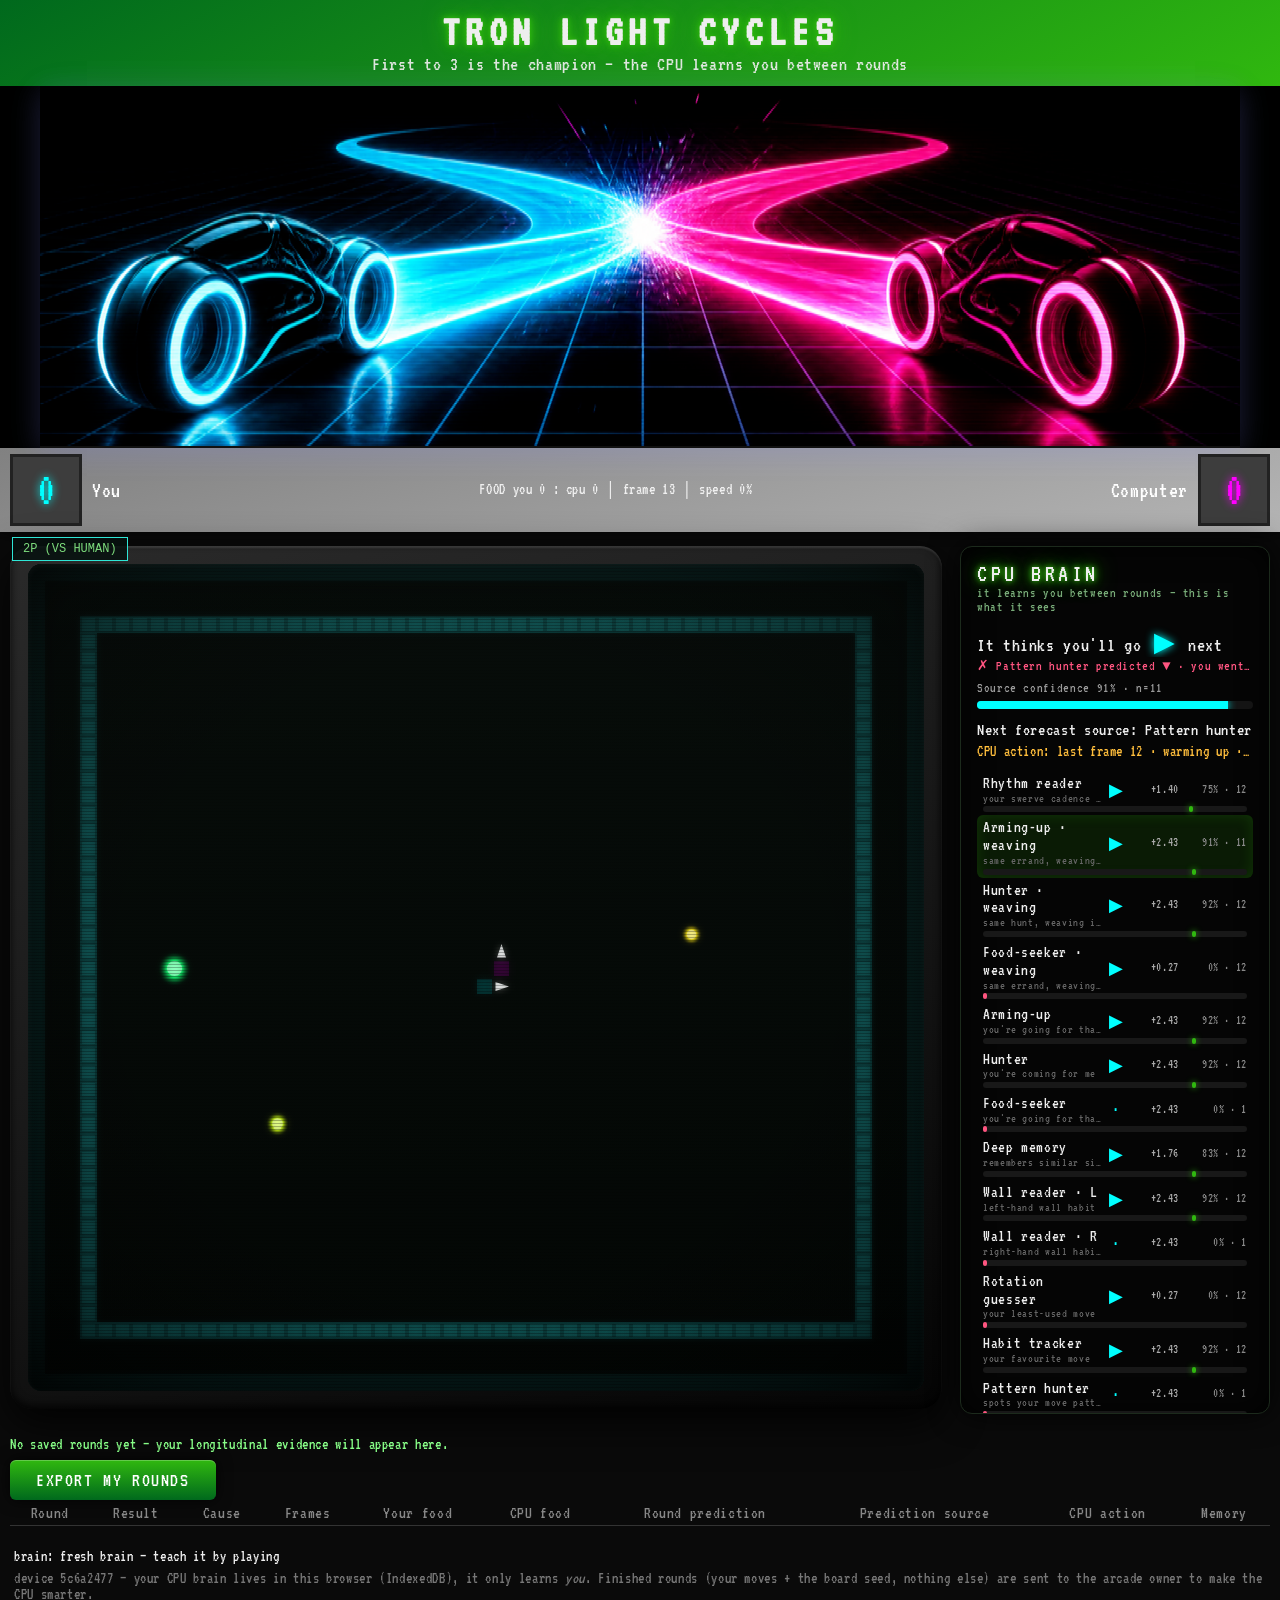
<file: web/index.html>
<!DOCTYPE html>
<html lang="en">
<head>
<meta charset="utf-8">
<meta name="viewport" content="width=device-width, initial-scale=1.0, shrink-to-fit=no">
<title>TRON Light Cycles — the CPU learns you</title>
<link rel="icon" type="image/png" href="favicon.png">
<link rel="preconnect" href="https://fonts.googleapis.com">
<!-- Non-blocking font load: on a LAN-only phone (no DNS/internet) a blocking
     stylesheet link stalls first paint until the request times out. The
     media="print" trick paints immediately with the Courier fallback and
     upgrades to VT323 if/when the font arrives. -->
<link href="https://fonts.googleapis.com/css2?family=VT323&display=swap" rel="stylesheet" media="print" onload="this.media='all'">
<noscript><link href="https://fonts.googleapis.com/css2?family=VT323&display=swap" rel="stylesheet"></noscript>
<link rel="stylesheet" href="styles.css?v=74">
</head>
<body>

<!-- rps-ai shell: title nav -->
<nav class="titlebar">
  <h1 class="game-title glow-green">TRON LIGHT CYCLES</h1>
  <h2 class="game-sub">First to <span id="match-target">3</span> is the champion — the CPU learns you between rounds</h2>
</nav>

<!-- codex-generated hero art -->
<div class="hero-wrap">
  <img class="hero" src="assets/hero.png" width="1200" height="360" alt="Cyan and magenta light cycles dueling on a black grid">
</div>

<!-- rps-ai shell: scoreboard strip -->
<div class="scoreboard">
  <div class="score-side">
    <div class="score-box" id="you-wins">0</div>
    <div class="score-label">You</div>
  </div>
  <div class="score-mid" id="mid-status">WASD / ARROWS — SPACE fires — P pause — R next round</div>
  <div class="score-side">
    <div class="score-label right">Computer</div>
    <div class="score-box" id="cpu-wins">0</div>
  </div>
</div>

<!-- arcade cabinet + the brain panel (rps-ai shows the scoreboard + full
     history; we show the learning itself, in plain language) -->
<div class="cabinet">
  <div class="game-row">
    <div class="play-column" id="play-column">
      <div class="bezel" id="arena-bezel">
        <button id="versus-btn" title="Second player on this keyboard: WASD steers, Q fires. The CPU keeps studying P1 from the bench."
          style="position:fixed;top:10px;left:12px;z-index:1000;font-family:monospace;font-size:12px;padding:4px 10px;background:rgba(6,17,15,0.85);color:#7ddc7d;border:1px solid #2ee6d6;cursor:pointer">2P (VS HUMAN)</button>
        <div class="screen" id="screen">
          <canvas id="game-canvas"></canvas>
          <div id="slipstream-label" class="hidden">◉ SLIPSTREAM</div>
          <div class="crt-scanlines"></div>
          <div class="crt-vignette"></div>
          <div class="crt-flicker"></div>
          <div class="game-over-overlay hidden" id="over-overlay">
            <div class="over-text glow-red" id="over-text">CPU WINS</div>
            <div class="over-sub" id="over-sub">SCORE P1=0 P2=0</div>
            <div class="over-brain" id="over-brain"></div>
            <div class="over-notebook" id="over-notebook" hidden></div>
            <div class="blink insert-coin">PRESS R FOR NEXT ROUND</div>
            <button class="btn-green" id="next-round-btn">Next Round</button>
            <button class="btn-green" id="tell-more-btn" title="Ask the CPU's notebook for the deep read on this round">📓 TELL ME MORE</button>
          </div>
          <div class="champion-overlay hidden" id="champion-overlay">
            <div class="champ-text glow-green" id="champ-text">YOU are the champion!</div>
            <div class="blink insert-coin">INSERT COIN</div>
            <button class="btn-green" id="new-match-btn">Start a New Match</button>
          </div>
        </div>
      </div>

      <!-- Touch controls stay with the arena so fitting and focus include them. -->
      <div class="touch-controls" id="touch-controls">
        <button class="btn-green tbtn" data-dir="0">▲</button>
        <div class="trow">
          <button class="btn-green tbtn" data-dir="2">◀</button>
          <button class="btn-green tbtn" data-dir="1">▼</button>
          <button class="btn-green tbtn" data-dir="3">▶</button>
        </div>
        <button class="btn-green tbtn fire" id="fire-btn">FIRE</button>
      </div>
    </div>
    <aside class="brain-panel" id="brain-panel">
      <div class="bp-title glow-green">CPU BRAIN</div>
      <div class="bp-sub">it learns you between rounds — this is what it sees</div>
      <div class="bp-predrow">It thinks you'll go <span class="bp-pred" id="bp-pred">·</span> next</div>
      <div class="bp-last" id="bp-last">No prediction scored yet</div>
      <div class="bp-conflabel">Source confidence <span id="bp-confnum">0% · n=0</span></div>
      <div class="bp-bar"><div class="bp-confill" id="bp-conf"></div></div>
      <div class="bp-driver" id="bp-driver-wrap">Next forecast source: <span id="bp-driver">—</span></div>
      <div class="bp-action">CPU action: <span id="bp-action">opening scan</span></div>
      <div id="bp-exploit" class="bp-exploit hidden"></div>
      <div class="bp-models" id="bp-models"></div>
      <div class="bp-warm" id="bp-warm"></div>
      <div class="bp-mem" id="bp-mem"></div>
      <div class="bp-habit" id="bp-habit"></div>
      <div class="bp-acclabel">Read rate <span id="bp-accnum">no reads yet</span></div>
      <div class="bp-bar bp-accbar"><div class="bp-accfill" id="bp-acc"></div><div class="bp-chance hidden" id="bp-chance"></div></div>
      <div class="bp-lifetime" id="bp-lifetime">Lifetime — no reads yet</div>
      <div class="bp-seal" id="bp-seal">SEALED —</div>
      <details class="bp-explain">
        <summary>How it works</summary>
        <div id="bp-explain-body"></div>
      </details>
      <div class="bp-foot">Only frames where you had a real choice are scored — corridors where physics chose for you are not reads.</div>
    </aside>
  </div>
</div>

<!-- rps-ai shell: history table (per round) -->
<div class="history-wrap">
  <div class="history-summary" id="history-summary">Loading saved round evidence…</div>
  <button class="btn-green" id="export-rounds-btn" title="Download your saved rounds (with ghost replays) for the offline evaluator">EXPORT MY ROUNDS</button>
  <table class="history">
    <thead>
      <tr><th>Round</th><th>Result</th><th>Cause</th><th>Frames</th><th>Your food</th><th>CPU food</th><th>Round prediction</th><th>Prediction source</th><th>CPU action</th><th>Memory</th></tr>
    </thead>
    <tbody id="history-body"></tbody>
  </table>
</div>

<footer class="footer">
  <span id="brain-status">brain: …</span>
  <span class="dim">device <span id="device-id">…</span> — your CPU brain lives in this browser (IndexedDB), it only learns <em>you</em>. Finished rounds (your moves + the board seed, nothing else) are sent to the arcade owner to make the CPU smarter.</span>
</footer>

<script type="module" src="app.js?v=74"></script>
</body>
</html>
</file>
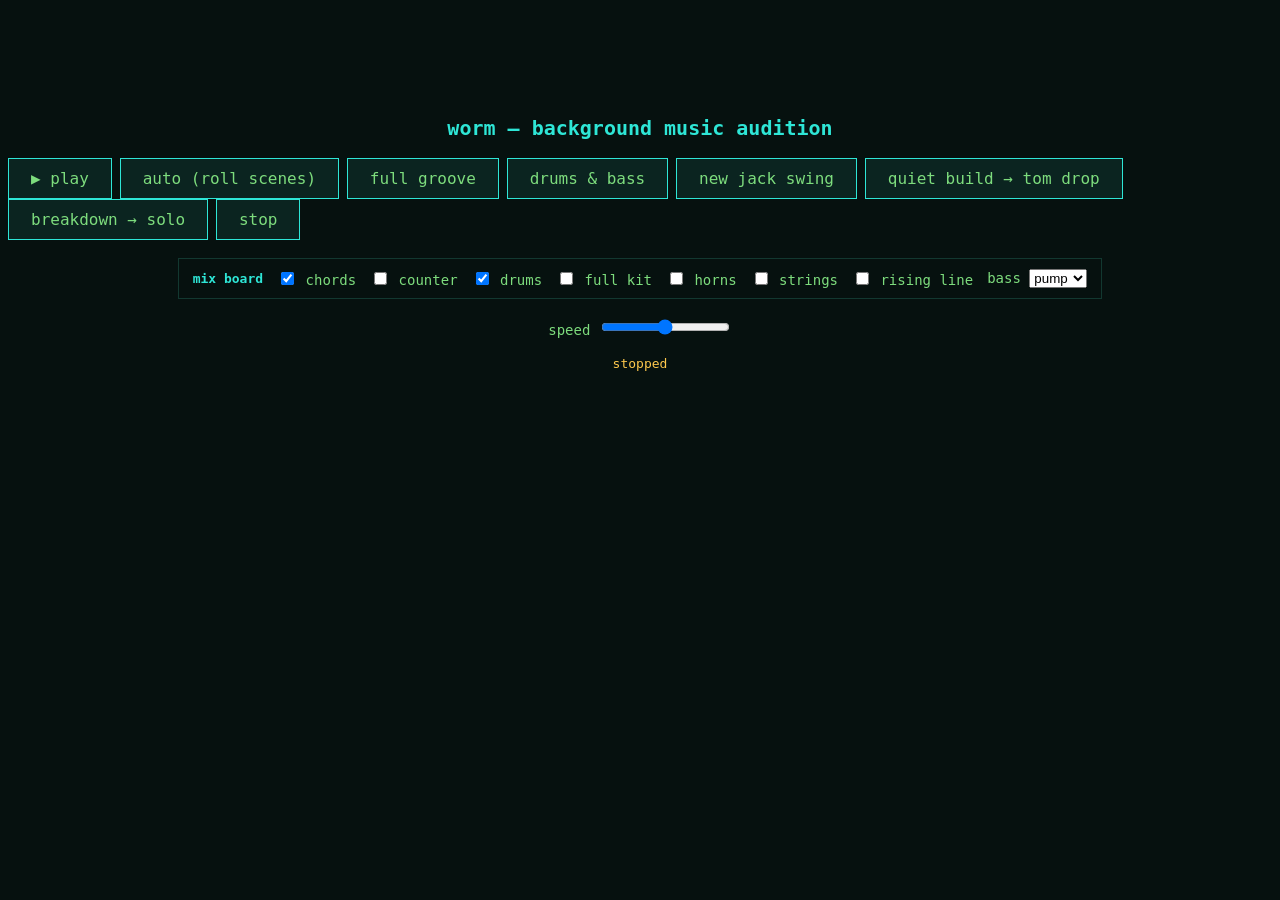
<file: web/music-preview.html>
<!DOCTYPE html>
<html lang="en">
<head>
<meta charset="utf-8">
<title>worm — music audition</title>
<meta name="viewport" content="width=device-width, initial-scale=1">
<style>
  body { background: #06110f; color: #7ddc7d; font-family: monospace;
         display: flex; flex-direction: column; align-items: center;
         gap: 18px; padding-top: 12vh; }
  h1 { color: #2ee6d6; font-size: 20px; margin: 0; }
  button { background: #0b2420; color: #7ddc7d; border: 1px solid #2ee6d6;
           font-family: monospace; font-size: 16px; padding: 10px 22px;
           cursor: pointer; }
  button:hover { background: #123830; }
  #phase { color: #ffc94d; min-height: 1.2em; }
  label { font-size: 14px; }
</style>
</head>
<body>
<h1>worm — background music audition</h1>
<div>
  <button id="play">&#9654; play</button>
  <button id="auto">auto (roll scenes)</button>
  <button data-mode="full">full groove</button>
  <button data-mode="pocket">drums &amp; bass</button>
  <button data-mode="njs">new jack swing</button>
  <button data-mode="build">quiet build &rarr; tom drop</button>
  <button data-mode="solo">breakdown &rarr; solo</button>
  <button id="stop">stop</button>
</div>
<div id="mixer" style="display:flex;gap:14px;flex-wrap:wrap;align-items:center;border:1px solid #123830;padding:10px 14px;">
  <b style="color:#2ee6d6">mix board</b>
  <label><input type="checkbox" data-layer="chords" checked> chords</label>
  <label><input type="checkbox" data-layer="counter"> counter</label>
  <label><input type="checkbox" data-layer="drums" checked> drums</label>
  <label><input type="checkbox" data-layer="kit"> full kit</label>
  <label><input type="checkbox" data-layer="horns"> horns</label>
  <label><input type="checkbox" data-layer="strings"> strings</label>
  <label><input type="checkbox" data-layer="rise"> rising line</label>
  <label>bass <select id="bass">
    <option value="0">pump</option><option value="1">funk</option>
    <option value="2">walk</option><option value="3">gallop</option>
  </select></label>
</div>
<label>speed <input id="speed" type="range" min="0" max="100" value="50"></label>
<div id="phase">press play — the bed grows: build to bar 56, then the 32-bar cycle: solo &rarr; groove pocket &rarr; new jack swing &rarr; quiet build &rarr; TOM DROP</div>
<script type="module">
  import { Sfx } from './audio.js?v=70';
  const sfx = new Sfx();
  const phase = document.getElementById('phase');
  const bgm = () => sfx.bgm;
  const status = () => {
    if (!bgm().playing) { phase.textContent = 'stopped'; return; }
    const bar = ((bgm().totalSteps || 0) / 16) | 0;
    const sect = bar >= 56 ? (bar - 56) % 32 : -1;
    const layers = bar >= 64 && sect >= 24 ? (sect >= 30 ? 'THE GATED-TOM CASCADE' : 'the quiet build (pads + heartbeat)')
      : bar >= 64 && sect >= 16 ? 'new jack swing (shuffle, claps, orchestra hits)'
      : bar >= 64 && sect >= 8 ? 'the groove pocket (dry kick, tight hats, ostinato bass)'
      : bar >= 56 ? 'EVERYTHING + the solo'
      : bar >= 48 ? 'full groove + horn hits'
      : bar >= 40 ? 'groove + full kit'
      : bar >= 32 ? 'bass + hats + lead + chords + counter + drums + rising line'
      : bar >= 24 ? 'bass + hats + lead + chords + counter melody + drums'
      : bar >= 16 ? 'bass + hats + lead + chords + counter melody'
      : bar >= 8 ? 'bass + hats + lead + chords'
      : 'bass + hats + lead (bare)';
    phase.textContent = `bar ${bar} — ${layers}`;
  };
  setInterval(status, 500);
  document.getElementById('play').onclick = () => { sfx.unlock(); bgm().start(+document.getElementById('speed').value); };
  document.getElementById('stop').onclick = () => bgm().stop();
  document.getElementById('speed').oninput = (e) => bgm().setSpeed(+e.target.value);
  for (const b of document.querySelectorAll('button[data-mode]')) {
    b.onclick = () => {
      sfx.unlock();
      if (!bgm().playing) bgm().start(+document.getElementById('speed').value);
      bgm().forceScene(b.dataset.mode);
    };
  }
  document.getElementById('auto').onclick = () => bgm().releaseScene();
  const applyMix = () => {
    sfx.unlock();
    if (!bgm().playing) bgm().start(+document.getElementById('speed').value);
    const scene = { mode: 'groove', bass: +document.getElementById('bass').value };
    for (const c of document.querySelectorAll('input[data-layer]')) scene[c.dataset.layer] = c.checked;
    bgm().scene = scene;
    bgm().holdScene = true;
  };
  for (const c of document.querySelectorAll('input[data-layer]')) c.onchange = applyMix;
  document.getElementById('bass').onchange = applyMix;
</script>
</body>
</html>
</file>
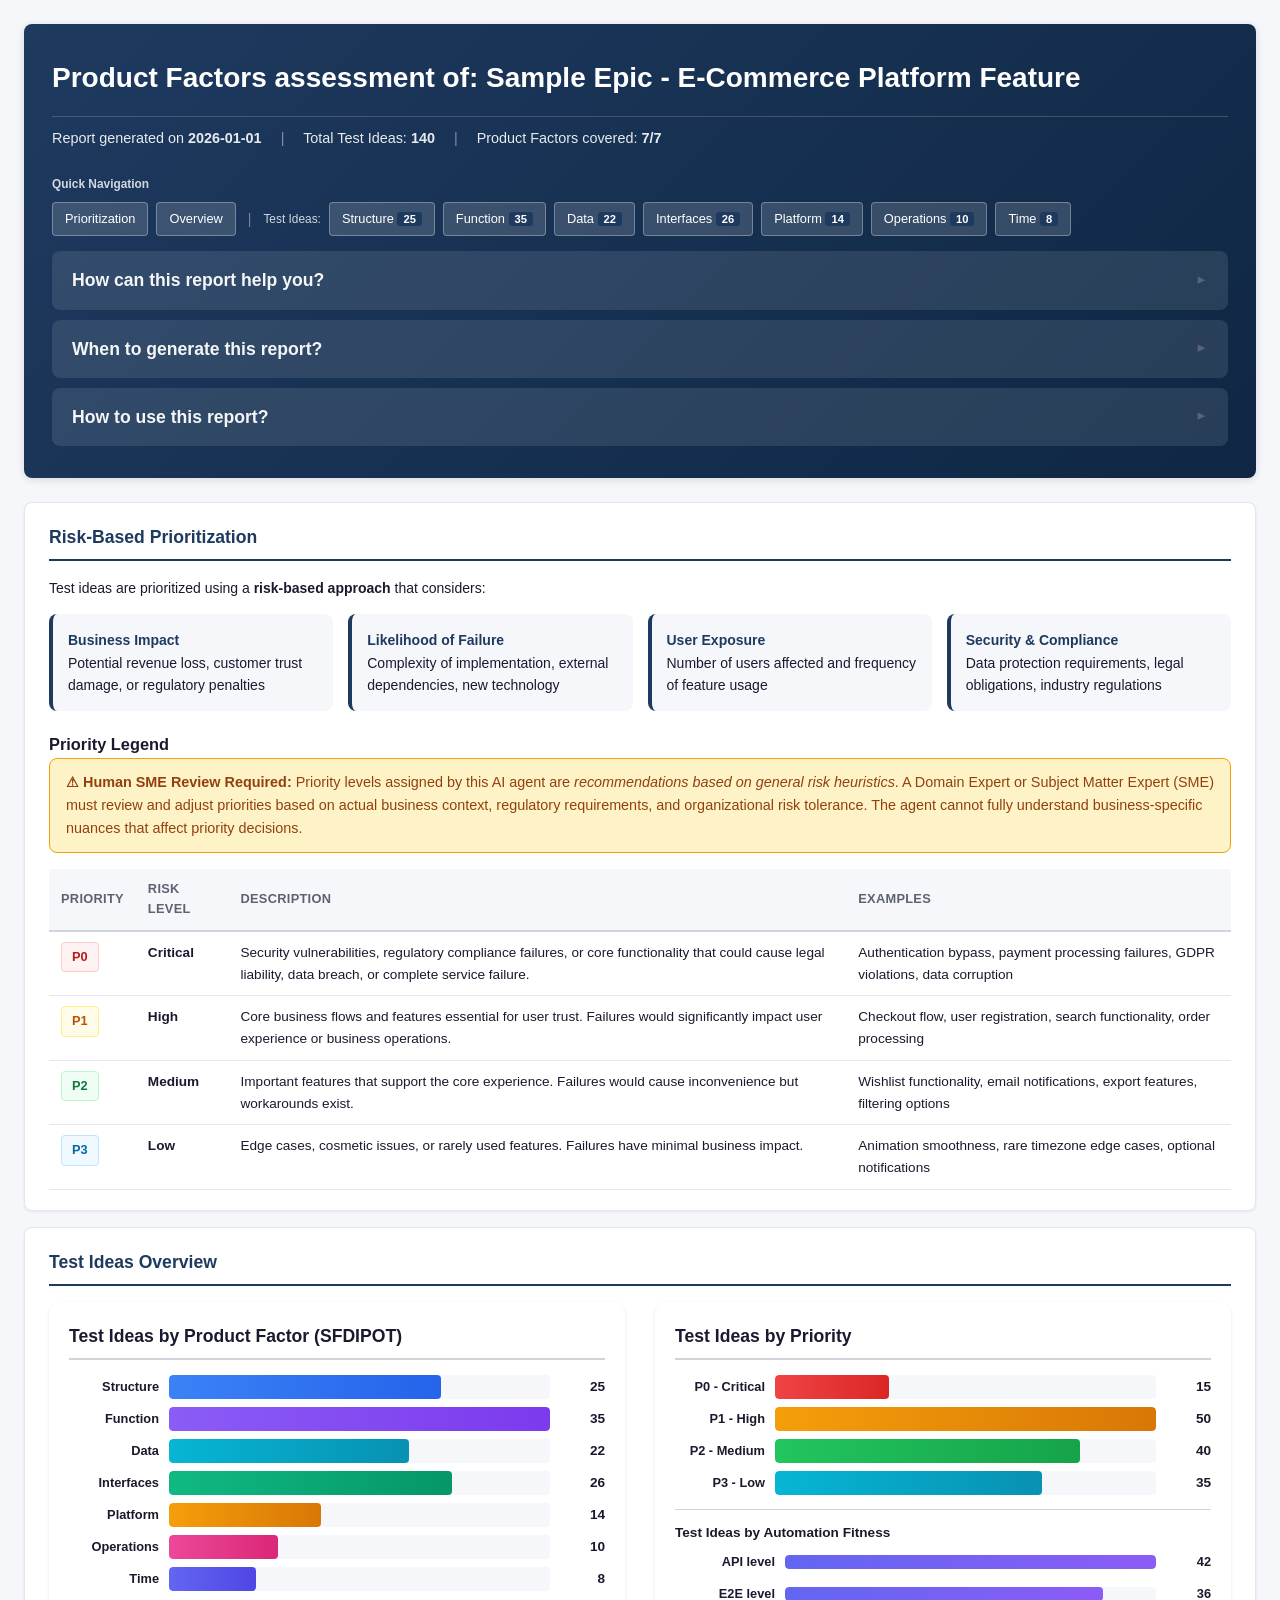
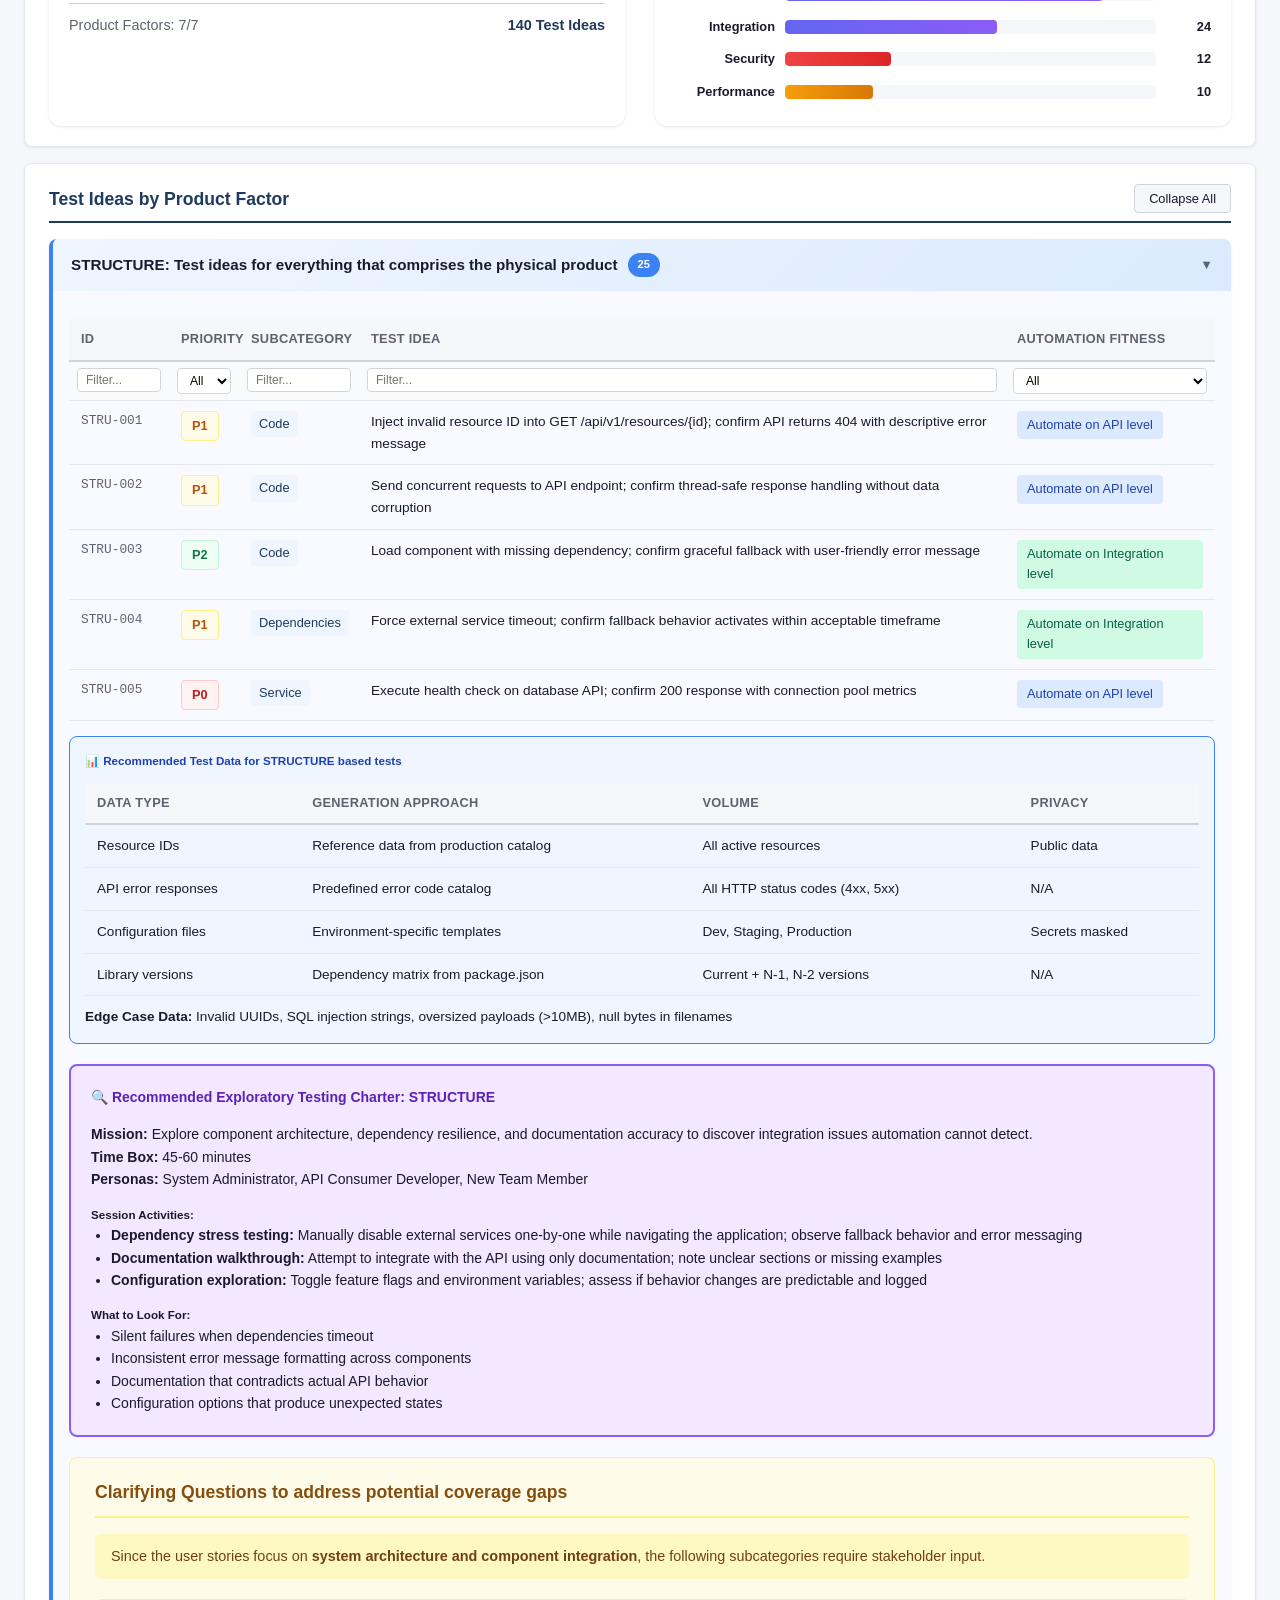
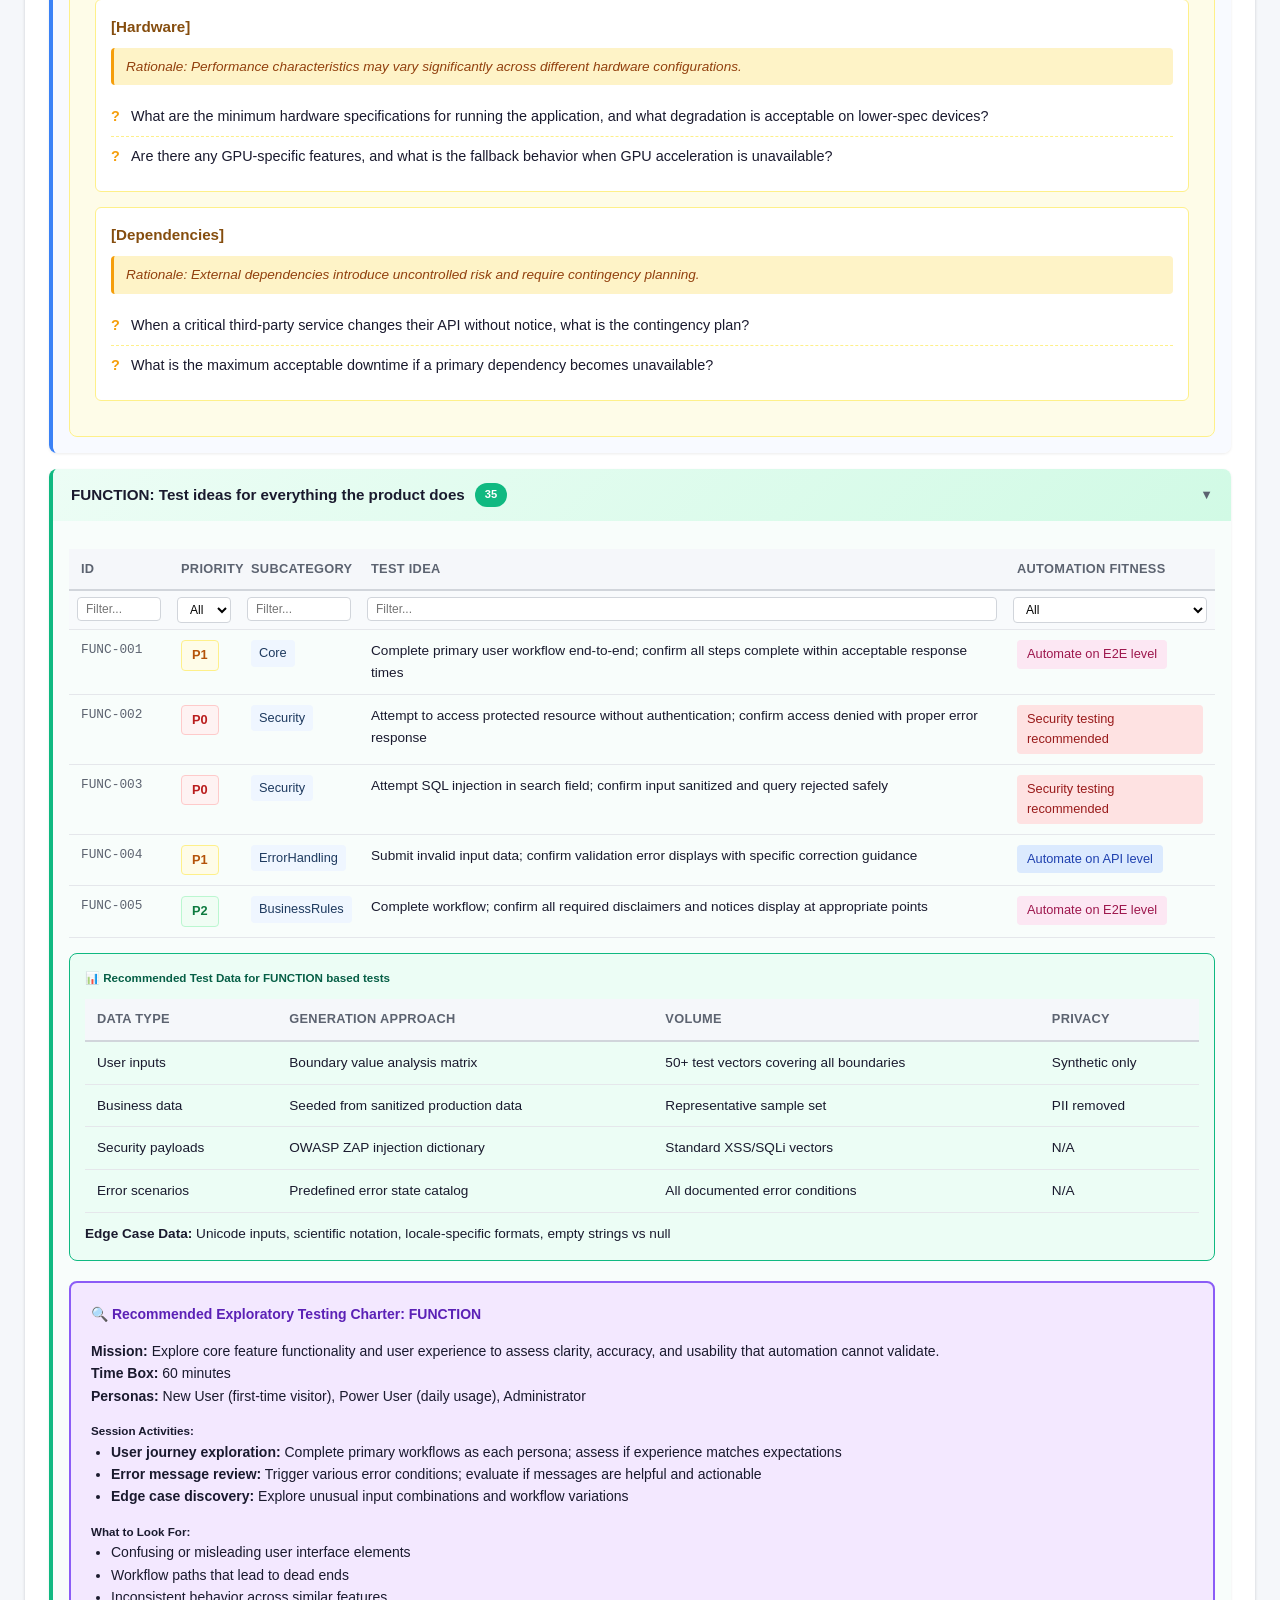
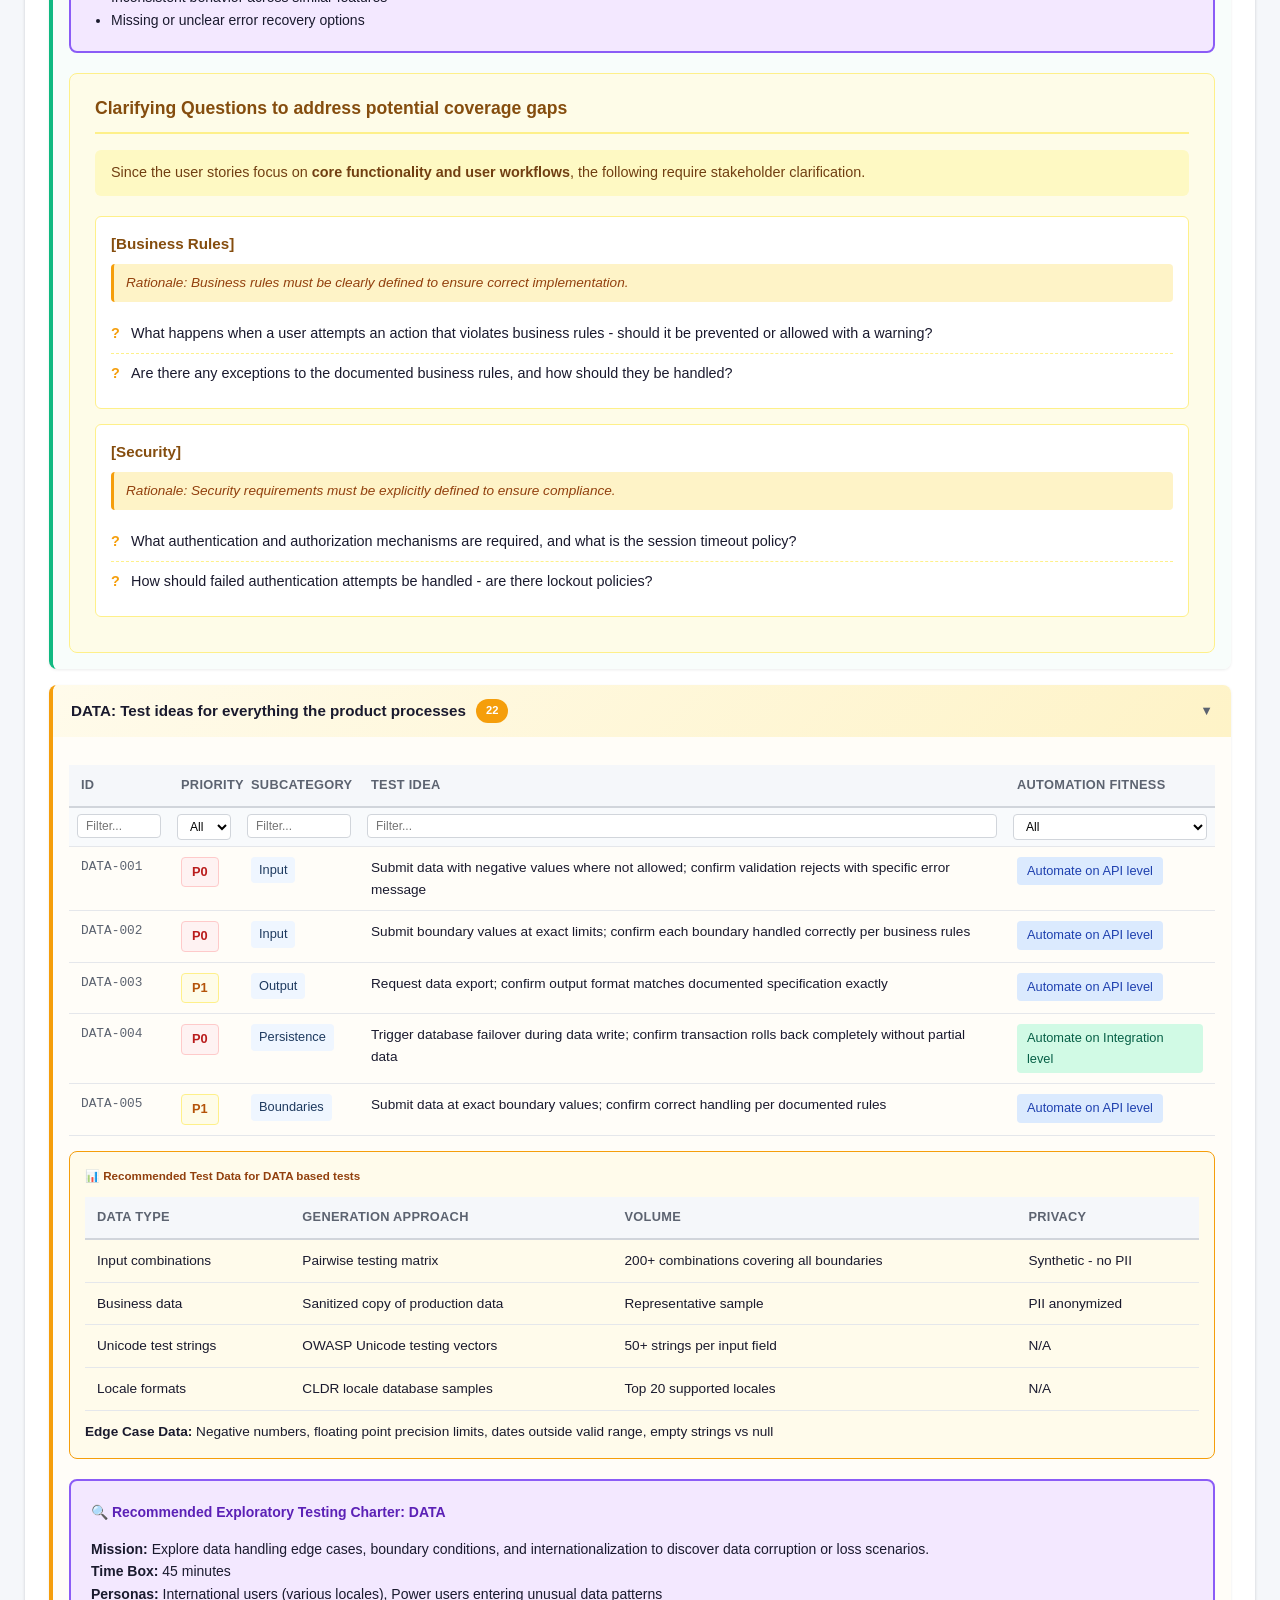
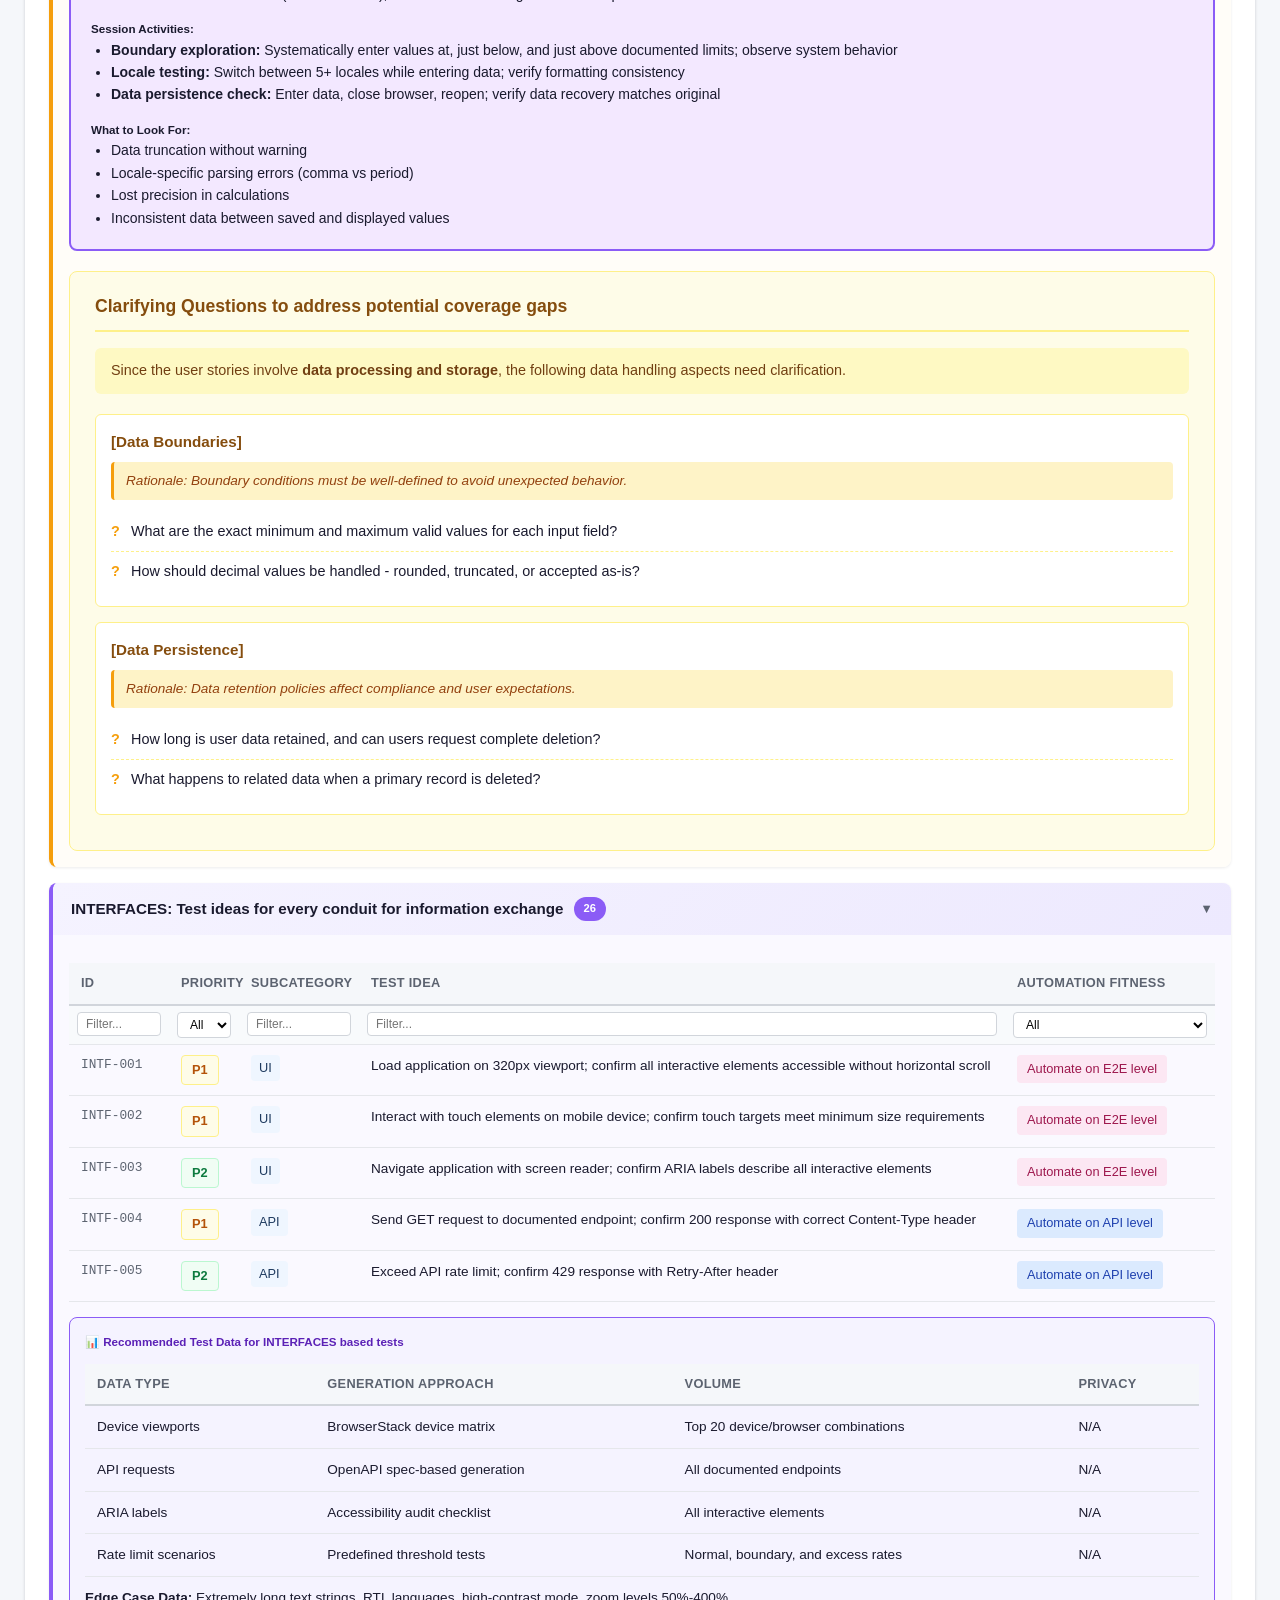
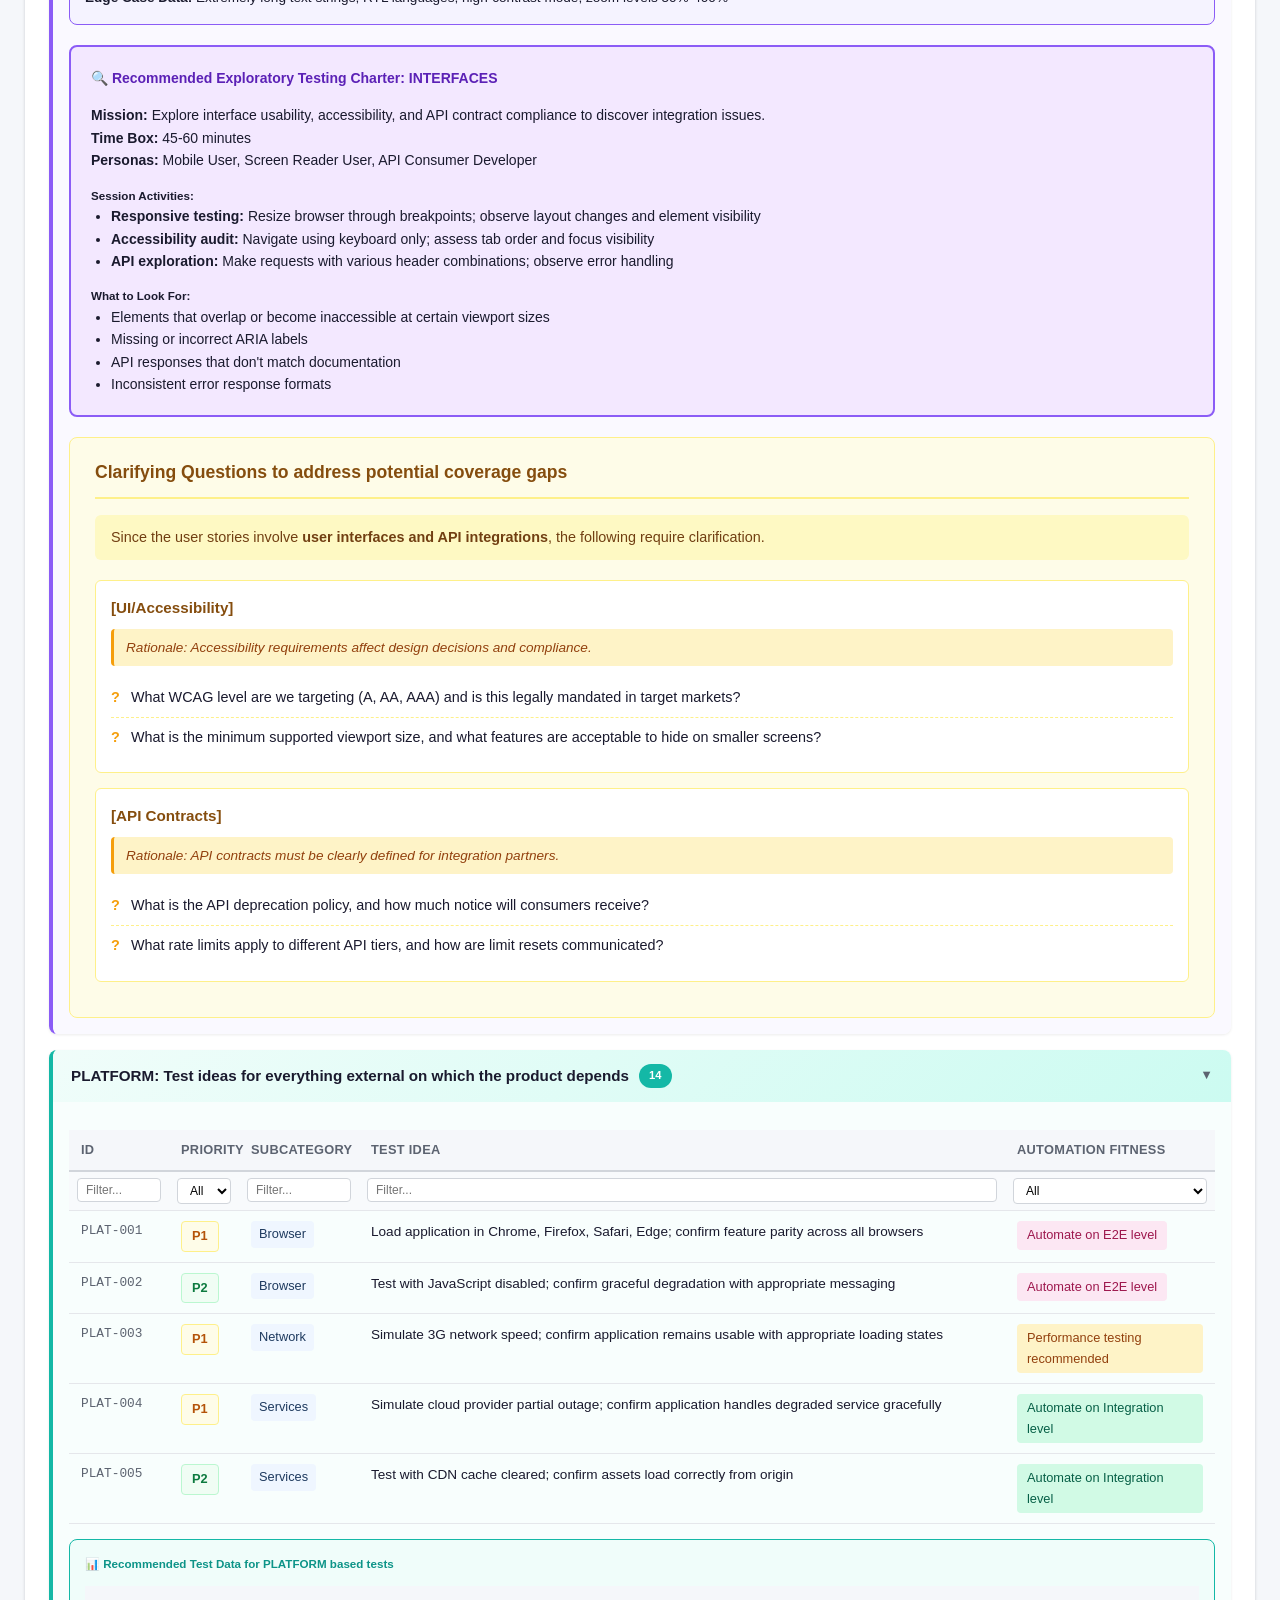
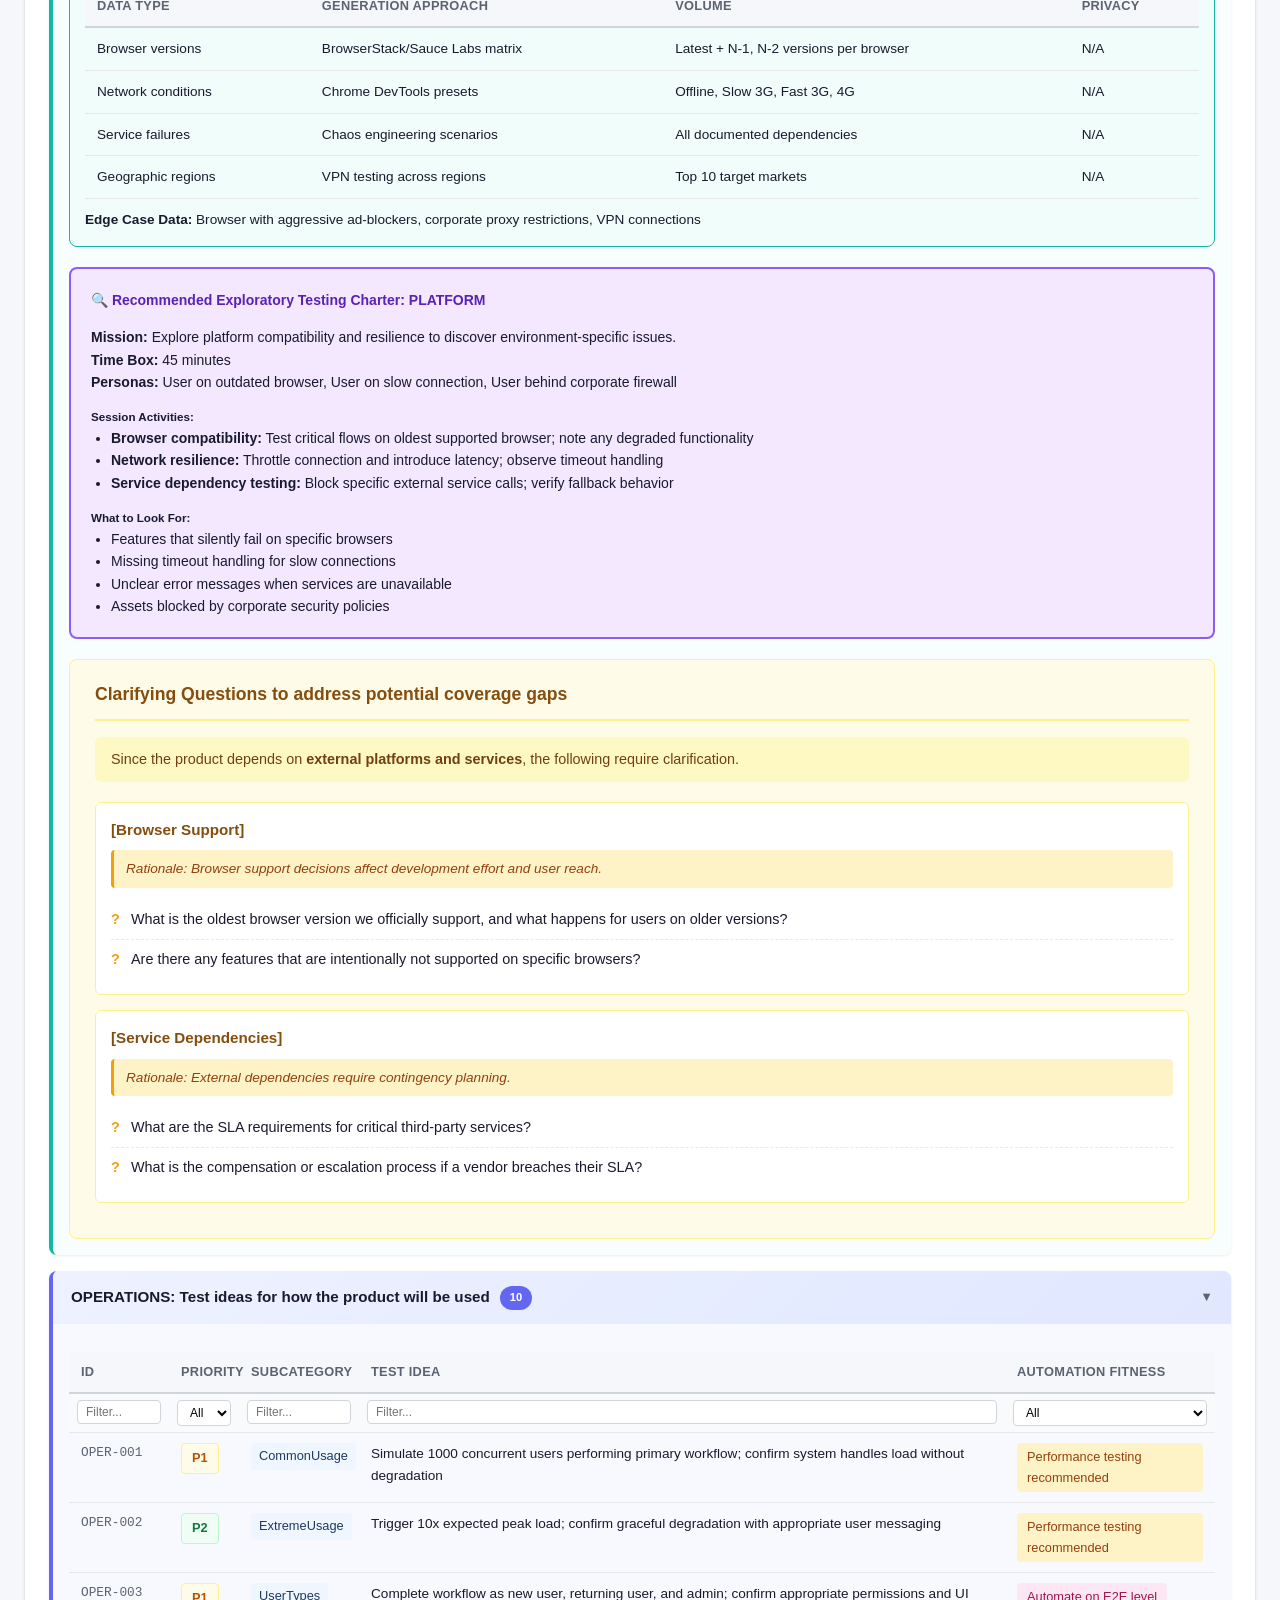
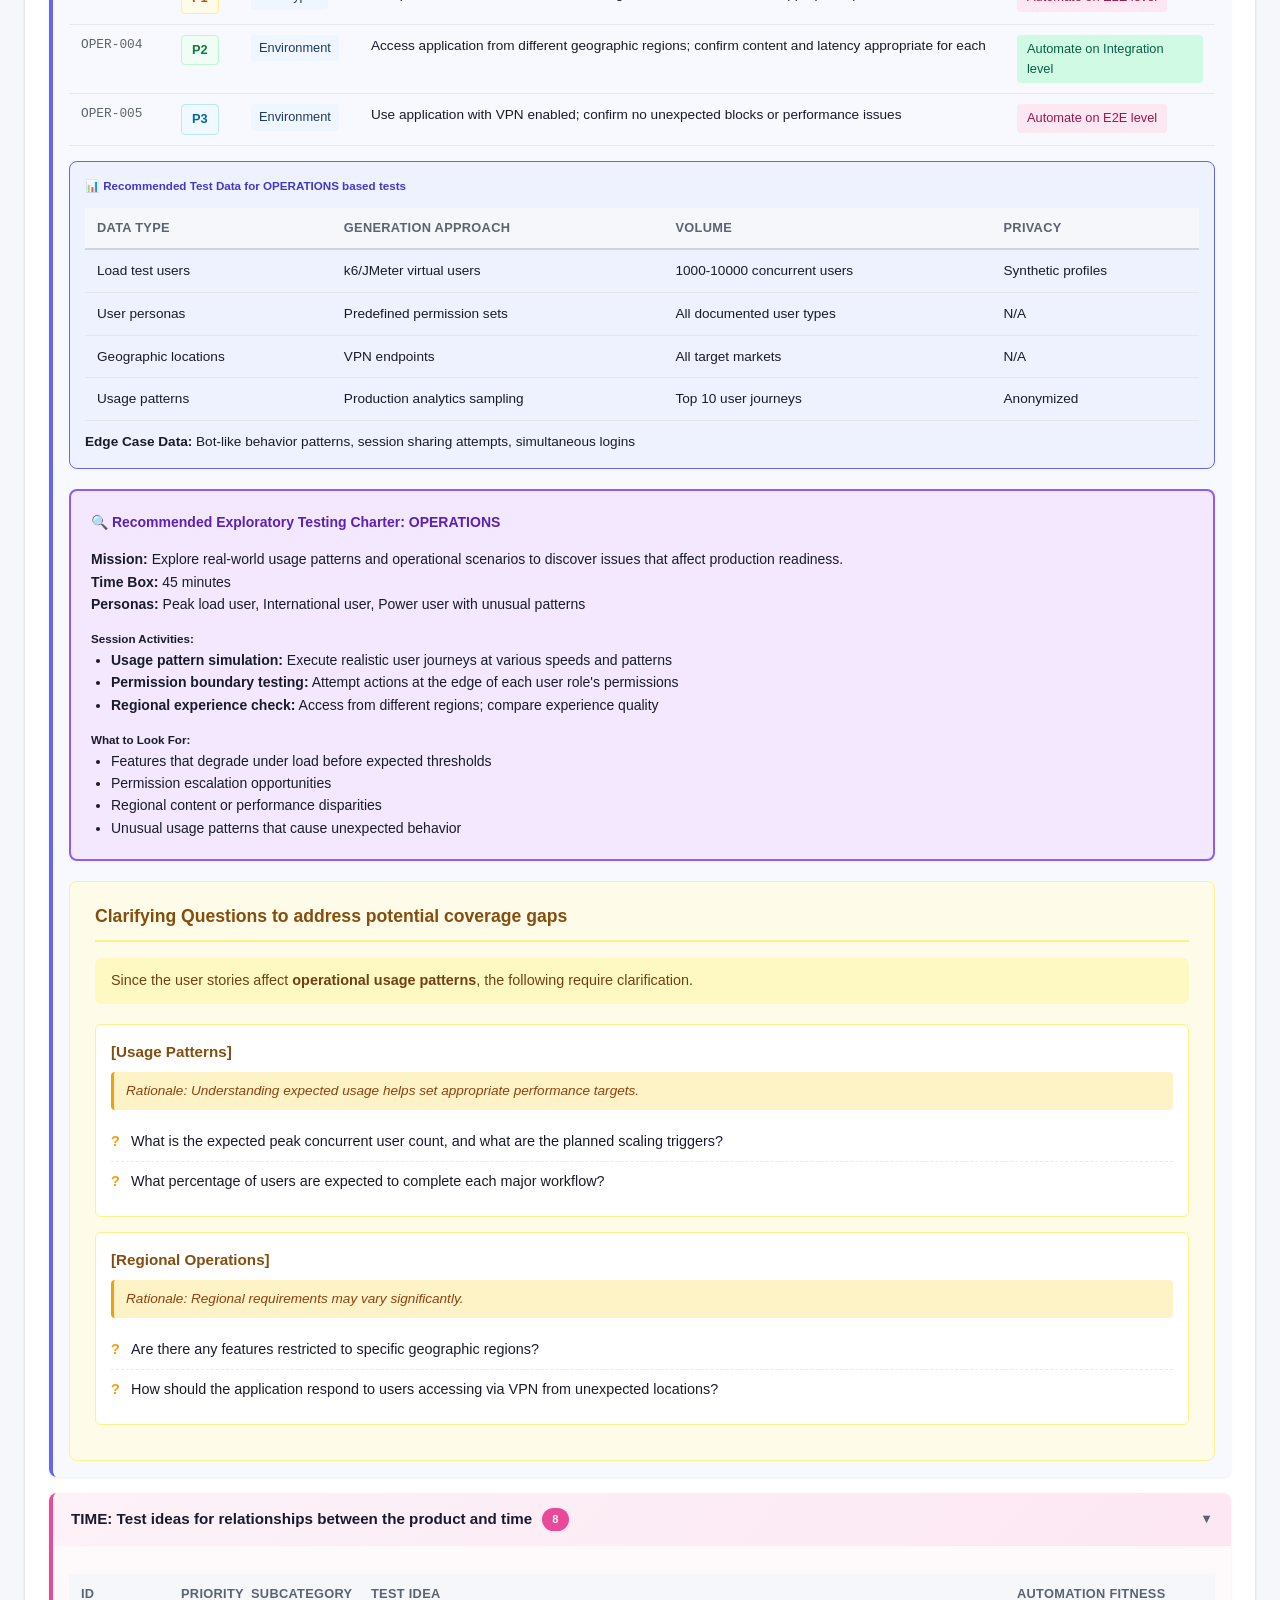
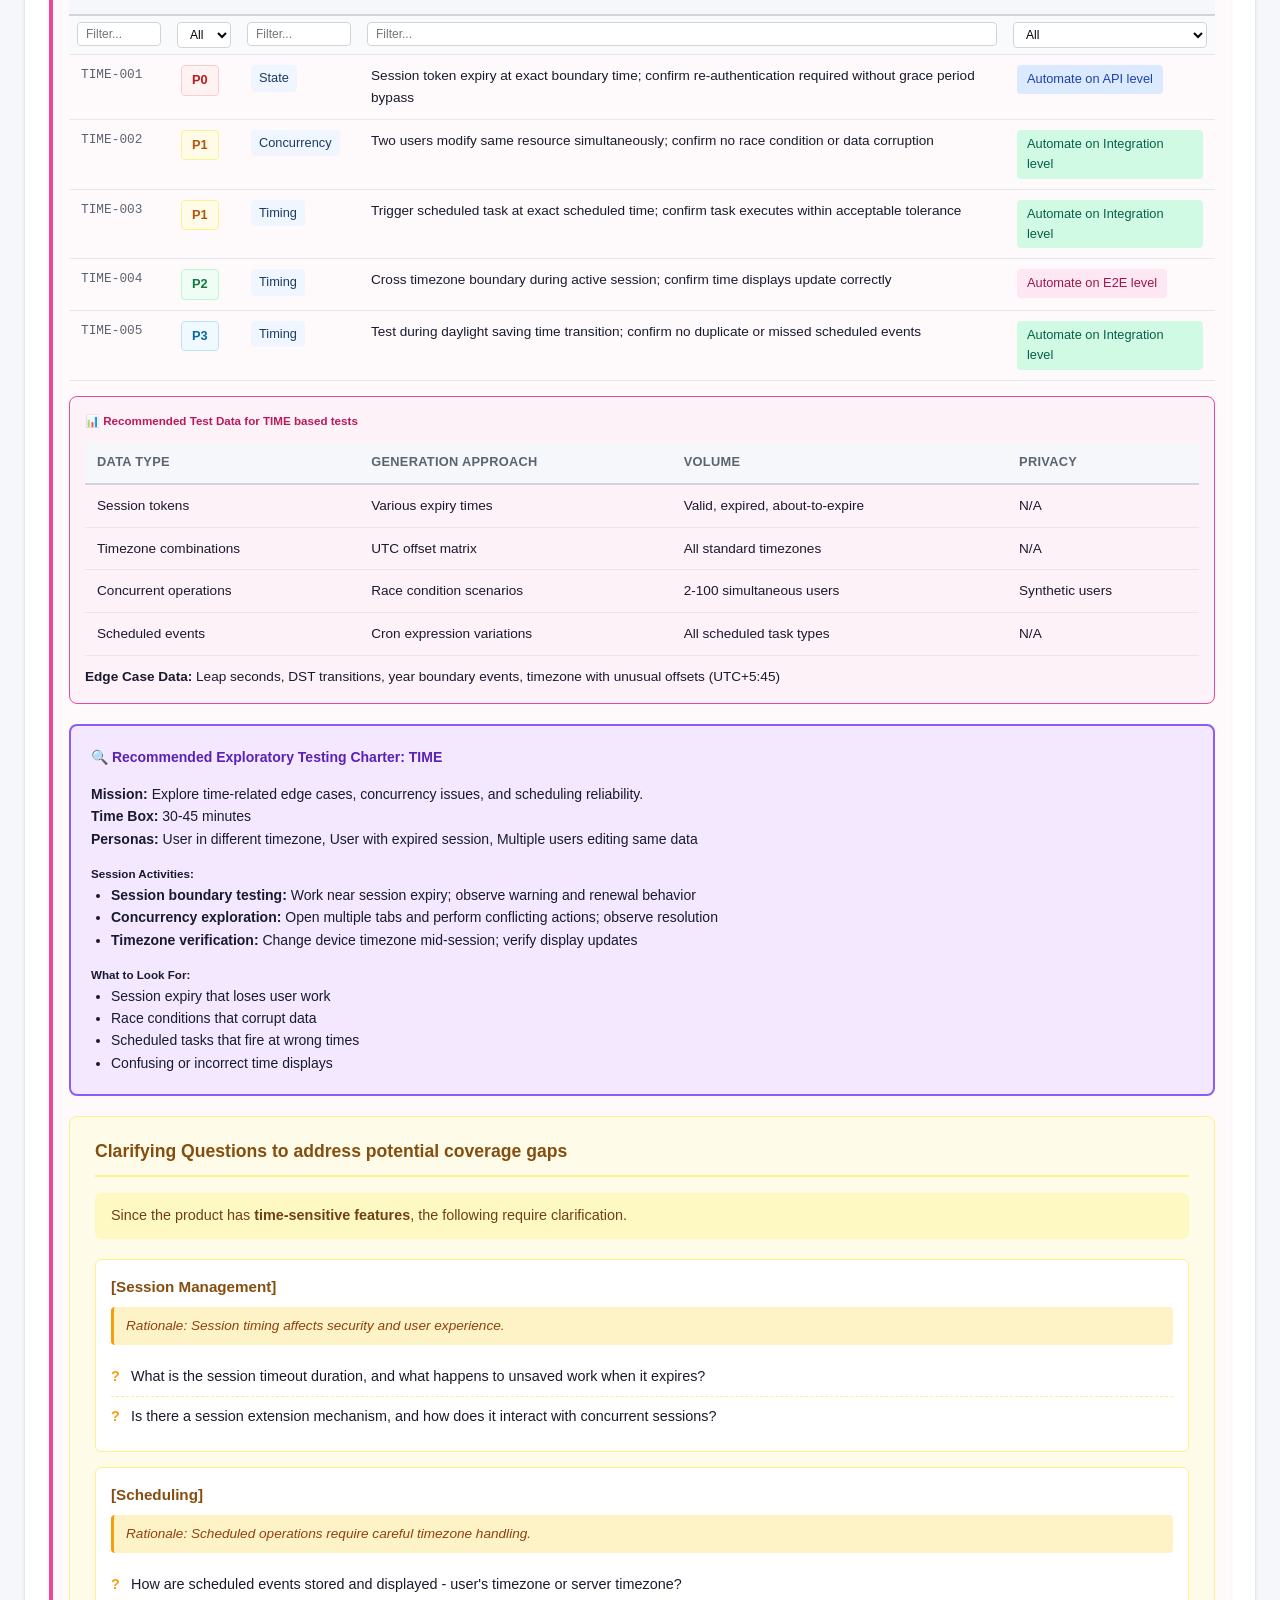
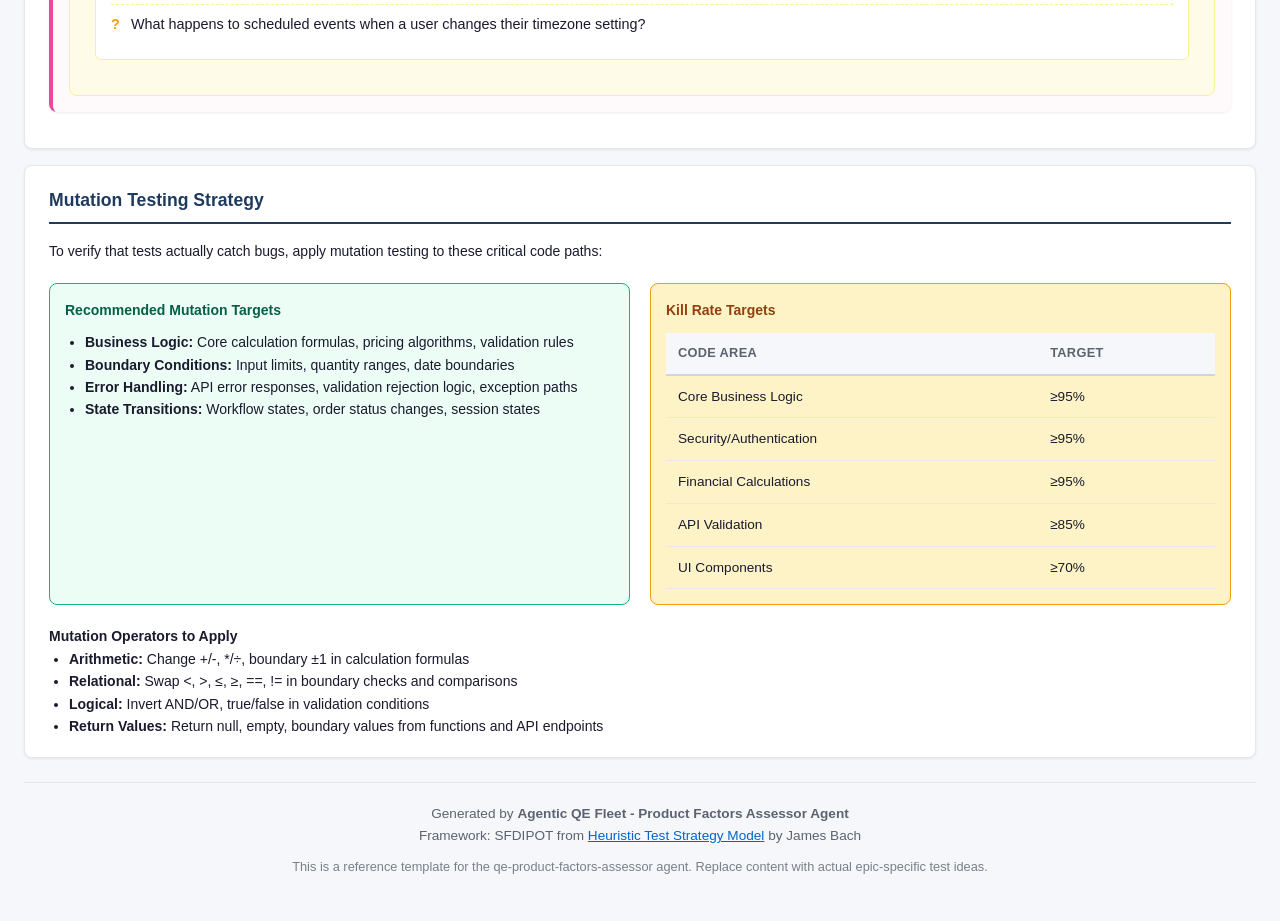
<file: .claude/helpers/v3/product-factors/sfdipot-reference-template.html>
<!DOCTYPE html>
<html lang="en">
<head>
  <meta charset="UTF-8">
  <meta name="viewport" content="width=device-width, initial-scale=1.0">
  <title>Product Factors assessment of: Sample Epic - E-Commerce Platform Feature</title>
  <style>
    :root {
      --primary: #1e3a5f;
      --primary-dark: #0f2744;
      --primary-light: #2d5a8a;
      --accent: #0066cc;
      --success: #0d7a3f;
      --warning: #b45309;
      --danger: #b91c1c;
      --info: #0369a1;
      --bg-light: #f5f7fa;
      --bg-white: #ffffff;
      --text-dark: #1a1a2e;
      --text-muted: #5c6370;
      --border: #d1d5db;
      --border-light: #e5e7eb;
      --purple: #7c3aed;
    }
    * { margin: 0; padding: 0; box-sizing: border-box; }
    body { font-family: 'Inter', -apple-system, BlinkMacSystemFont, 'Segoe UI', Roboto, sans-serif; background: var(--bg-light); color: var(--text-dark); line-height: 1.6; font-size: 14px; }
    .container { max-width: 1400px; margin: 0 auto; padding: 24px; }
    header { background: linear-gradient(135deg, var(--primary) 0%, var(--primary-dark) 100%); color: white; padding: 32px 28px; margin-bottom: 24px; border-radius: 8px; box-shadow: 0 2px 8px rgba(0, 0, 0, 0.12); }
    header h1 { font-size: 1.75rem; margin-bottom: 8px; font-weight: 600; }
    .section { background: var(--bg-white); border-radius: 8px; padding: 20px 24px; margin-bottom: 16px; box-shadow: 0 1px 3px rgba(0, 0, 0, 0.08); border: 1px solid var(--border-light); }
    .section h2 { color: var(--primary); font-size: 1.1rem; margin-bottom: 16px; padding-bottom: 8px; border-bottom: 2px solid var(--primary); font-weight: 600; }
    table { width: 100%; border-collapse: collapse; margin-top: 12px; font-size: 0.85rem; }
    .filterable-table { table-layout: fixed; }
    .filterable-table th:nth-child(1), .filterable-table td:nth-child(1) { width: 100px; overflow: hidden; text-overflow: ellipsis; }
    .filterable-table th:nth-child(2), .filterable-table td:nth-child(2) { width: 70px; }
    .filterable-table th:nth-child(3), .filterable-table td:nth-child(3) { width: 120px; }
    .filterable-table th:nth-child(4), .filterable-table td:nth-child(4) { width: auto; }
    .filterable-table th:nth-child(5), .filterable-table td:nth-child(5) { width: 180px; }
    th { background: var(--bg-light); padding: 10px 12px; text-align: left; font-weight: 600; border-bottom: 2px solid var(--border); font-size: 0.8rem; text-transform: uppercase; letter-spacing: 0.3px; color: var(--text-muted); }
    td { padding: 10px 12px; border-bottom: 1px solid var(--border-light); vertical-align: top; word-wrap: break-word; }
    tr:hover { background: #fafbfc; }
    .priority { display: inline-block; padding: 4px 10px; border-radius: 4px; font-weight: 600; font-size: 0.8rem; text-transform: uppercase; }
    .priority-p0 { background: #fef2f2; color: var(--danger); border: 1px solid #fecaca; }
    .priority-p1 { background: #fefce8; color: var(--warning); border: 1px solid #fef08a; }
    .priority-p2 { background: #f0fdf4; color: var(--success); border: 1px solid #bbf7d0; }
    .priority-p3 { background: #f0f9ff; color: var(--info); border: 1px solid #bae6fd; }
    .subcategory { display: inline-block; background: #eff6ff; color: var(--primary); padding: 3px 8px; border-radius: 4px; font-size: 0.8rem; }
    .automation { display: inline-block; padding: 4px 10px; border-radius: 4px; font-size: 0.8rem; font-weight: 500; }
    .automation-api { background: #dbeafe; color: #1e40af; }
    .automation-e2e { background: #fce7f3; color: #9d174d; }
    .automation-integration { background: #d1fae5; color: #065f46; }
    .automation-human { background: #f3e8ff; color: var(--purple); font-weight: 600; }
    .automation-performance { background: #fef3c7; color: #92400e; }
    .automation-security { background: #fee2e2; color: #991b1b; }
    .automation-concurrency { background: #ffedd5; color: #9a3412; }
    .human-reason { font-size: 0.75rem; margin-top: 4px; padding: 4px 8px; background: rgba(124, 58, 237, 0.1); border-radius: 4px; color: #5b21b6; }
    .clarifying-questions { background: #fefce8; border: 1px solid #fef08a; border-radius: 8px; padding: 20px 25px; margin-top: 20px; }
    .clarifying-questions h4 { color: #854d0e; margin-bottom: 16px; font-size: 1.1rem; border-bottom: 2px solid #fef08a; padding-bottom: 10px; }
    .clarifying-intro { background: #fef9c3; border-radius: 6px; padding: 12px 16px; margin-bottom: 20px; }
    .clarifying-intro .preamble { color: #713f12; font-size: 0.9rem; line-height: 1.5; margin: 0; }
    .subcategory-questions { background: white; border: 1px solid #fef08a; border-radius: 6px; padding: 15px; margin-bottom: 15px; }
    .subcategory-questions h5 { color: #854d0e; font-size: 0.95rem; margin-bottom: 8px; font-weight: 700; }
    .subcategory-questions .rationale { color: #92400e; font-size: 0.85rem; margin-bottom: 12px; padding: 8px 12px; background: #fef3c7; border-radius: 4px; border-left: 3px solid #f59e0b; }
    .clarifying-questions ul { list-style: none; margin: 0; padding: 0; }
    .clarifying-questions li { padding: 8px 0 8px 20px; position: relative; border-bottom: 1px dashed #fef08a; color: var(--text-dark); font-size: 0.9rem; }
    .clarifying-questions li:before { content: "?"; position: absolute; left: 0; color: #f59e0b; font-weight: bold; }
    .clarifying-questions li:last-child { border-bottom: none; }
    .charts-container { display: grid; grid-template-columns: 1fr 1fr; gap: 30px; }
    .chart-panel { background: var(--bg-white); border-radius: 12px; padding: 20px; box-shadow: 0 1px 3px rgba(0, 0, 0, 0.1); }
    .chart-panel h3 { font-size: 1.1rem; color: var(--text-dark); margin-bottom: 15px; padding-bottom: 8px; border-bottom: 2px solid var(--border); }
    .bar-chart { display: flex; flex-direction: column; gap: 8px; }
    .bar-row { display: flex; align-items: center; gap: 10px; }
    .bar-label { width: 90px; font-size: 0.8rem; font-weight: 600; color: var(--text-dark); text-align: right; flex-shrink: 0; }
    .bar-track { flex: 1; height: 24px; background: var(--bg-light); border-radius: 4px; overflow: hidden; }
    .bar-fill { height: 100%; border-radius: 4px; display: flex; align-items: center; justify-content: flex-end; padding-right: 8px; font-size: 0.75rem; font-weight: 600; color: white; min-width: 35px; }
    .bar-value { width: 45px; font-size: 0.85rem; font-weight: 700; color: var(--text-dark); text-align: right; flex-shrink: 0; }
    .bar-structure { background: linear-gradient(90deg, #3b82f6, #2563eb); }
    .bar-function { background: linear-gradient(90deg, #8b5cf6, #7c3aed); }
    .bar-data { background: linear-gradient(90deg, #06b6d4, #0891b2); }
    .bar-interfaces { background: linear-gradient(90deg, #10b981, #059669); }
    .bar-platform { background: linear-gradient(90deg, #f59e0b, #d97706); }
    .bar-operations { background: linear-gradient(90deg, #ec4899, #db2777); }
    .bar-time { background: linear-gradient(90deg, #6366f1, #4f46e5); }
    .bar-p0 { background: linear-gradient(90deg, #ef4444, #dc2626); }
    .bar-p1 { background: linear-gradient(90deg, #f59e0b, #d97706); }
    .bar-p2 { background: linear-gradient(90deg, #22c55e, #16a34a); }
    .bar-p3 { background: linear-gradient(90deg, #06b6d4, #0891b2); }
    .toc-nav { display: flex; flex-wrap: wrap; gap: 8px; align-items: center; }
    .toc-nav a { color: var(--primary); text-decoration: none; padding: 6px 12px; border-radius: 4px; font-size: 0.8rem; font-weight: 500; background: var(--bg-light); border: 1px solid var(--border-light); }
    .toc-nav a:hover { background: var(--primary); color: white; }
    .toc-nav .count { background: var(--primary); color: white; padding: 1px 6px; border-radius: 3px; font-size: 0.7rem; font-weight: 600; }
    .toc-divider { color: var(--border); margin: 0 4px; }
    .category-section { border-radius: 8px; margin-bottom: 16px; overflow: hidden; border-left: 4px solid var(--border-light); box-shadow: 0 1px 3px rgba(0,0,0,0.08); }
    .category-header { padding: 14px 18px; cursor: pointer; display: flex; align-items: center; justify-content: space-between; }
    .category-header h3 { margin: 0; font-size: 0.95rem; display: flex; align-items: center; gap: 10px; font-weight: 600; }
    .category-header .badge { font-size: 0.7rem; padding: 3px 10px; border-radius: 12px; font-weight: 600; }
    .category-content { padding: 16px; }
    .category-section.cat-structure { border-left-color: #3b82f6; }
    .category-section.cat-structure .category-header { background: linear-gradient(135deg, #eff6ff 0%, #dbeafe 100%); }
    .category-section.cat-structure .category-content { background: #f8faff; }
    .category-section.cat-structure .badge { background: #3b82f6; color: white; }
    .category-section.cat-function { border-left-color: #10b981; }
    .category-section.cat-function .category-header { background: linear-gradient(135deg, #ecfdf5 0%, #d1fae5 100%); }
    .category-section.cat-function .category-content { background: #f8fdfb; }
    .category-section.cat-function .badge { background: #10b981; color: white; }
    .category-section.cat-data { border-left-color: #f59e0b; }
    .category-section.cat-data .category-header { background: linear-gradient(135deg, #fffbeb 0%, #fef3c7 100%); }
    .category-section.cat-data .category-content { background: #fffdf8; }
    .category-section.cat-data .badge { background: #f59e0b; color: white; }
    .category-section.cat-interfaces { border-left-color: #8b5cf6; }
    .category-section.cat-interfaces .category-header { background: linear-gradient(135deg, #f5f3ff 0%, #ede9fe 100%); }
    .category-section.cat-interfaces .category-content { background: #faf9ff; }
    .category-section.cat-interfaces .badge { background: #8b5cf6; color: white; }
    .category-section.cat-platform { border-left-color: #14b8a6; }
    .category-section.cat-platform .category-header { background: linear-gradient(135deg, #f0fdfa 0%, #ccfbf1 100%); }
    .category-section.cat-platform .category-content { background: #f8fefd; }
    .category-section.cat-platform .badge { background: #14b8a6; color: white; }
    .category-section.cat-operations { border-left-color: #6366f1; }
    .category-section.cat-operations .category-header { background: linear-gradient(135deg, #eef2ff 0%, #e0e7ff 100%); }
    .category-section.cat-operations .category-content { background: #f8f9ff; }
    .category-section.cat-operations .badge { background: #6366f1; color: white; }
    .category-section.cat-time { border-left-color: #ec4899; }
    .category-section.cat-time .category-header { background: linear-gradient(135deg, #fdf2f8 0%, #fce7f3 100%); }
    .category-section.cat-time .category-content { background: #fefafc; }
    .category-section.cat-time .badge { background: #ec4899; color: white; }
    .collapsed .category-content { display: none; }
    .collapse-icon { transition: transform 0.2s; font-size: 0.8rem; color: var(--text-muted); }
    .collapsed .collapse-icon { transform: rotate(-90deg); }
    .filter-row td { padding: 6px 8px; background: #f8fafc; }
    .filter-input, .filter-select { width: 100%; padding: 4px 8px; border: 1px solid var(--border); border-radius: 4px; font-size: 0.75rem; background: white; }
    .test-id { font-family: 'SF Mono', 'Consolas', monospace; font-size: 0.8rem; color: var(--text-muted); white-space: nowrap; }
    .info-section .info-content { overflow: hidden; transition: max-height 0.3s ease-out; max-height: 1000px; }
    .info-section.collapsed .info-content { max-height: 0 !important; padding-top: 0 !important; padding-bottom: 0 !important; }
    .info-section.collapsed .collapse-icon { transform: rotate(-90deg); }
    @media (max-width: 900px) { .charts-container { grid-template-columns: 1fr; } }
  </style>
</head>
<body>
<div class="container">
<header>
  <h1>Product Factors assessment of: Sample Epic - E-Commerce Platform Feature</h1>
  <div class="meta-inline" style="margin-top: 15px; padding: 10px 0; border-top: 1px solid rgba(255,255,255,0.2); font-size: 0.9rem; opacity: 0.9;">
    <span>Report generated on <strong>2026-01-01</strong></span>
    <span style="margin: 0 15px; opacity: 0.5;">|</span>
    <span>Total Test Ideas: <strong>140</strong></span>
    <span style="margin: 0 15px; opacity: 0.5;">|</span>
    <span>Product Factors covered: <strong>7/7</strong></span>
  </div>
  <nav class="toc" style="margin-top: 15px;">
    <div style="color: rgba(255,255,255,0.8); font-size: 0.85em; font-weight: 600; margin-bottom: 8px;">Quick Navigation</div>
    <div class="toc-nav">
      <a href="#risk" style="background: rgba(255,255,255,0.15); color: white; border-color: rgba(255,255,255,0.3);">Prioritization</a>
      <a href="#charts" style="background: rgba(255,255,255,0.15); color: white; border-color: rgba(255,255,255,0.3);">Overview</a>
      <span class="toc-divider" style="color: rgba(255,255,255,0.4);">|</span>
      <span style="color: rgba(255,255,255,0.8); font-size: 0.85em; font-weight: 500;">Test Ideas:</span>
      <a href="#structure" style="background: rgba(255,255,255,0.15); color: white; border-color: rgba(255,255,255,0.3);">Structure <span class="count">25</span></a>
      <a href="#function" style="background: rgba(255,255,255,0.15); color: white; border-color: rgba(255,255,255,0.3);">Function <span class="count">35</span></a>
      <a href="#data" style="background: rgba(255,255,255,0.15); color: white; border-color: rgba(255,255,255,0.3);">Data <span class="count">22</span></a>
      <a href="#interfaces" style="background: rgba(255,255,255,0.15); color: white; border-color: rgba(255,255,255,0.3);">Interfaces <span class="count">26</span></a>
      <a href="#platform" style="background: rgba(255,255,255,0.15); color: white; border-color: rgba(255,255,255,0.3);">Platform <span class="count">14</span></a>
      <a href="#operations" style="background: rgba(255,255,255,0.15); color: white; border-color: rgba(255,255,255,0.3);">Operations <span class="count">10</span></a>
      <a href="#time" style="background: rgba(255,255,255,0.15); color: white; border-color: rgba(255,255,255,0.3);">Time <span class="count">8</span></a>
    </div>
  </nav>

  <div class="info-section collapsed" style="background: rgba(255,255,255,0.1); border-radius: 8px; margin-top: 15px;">
    <div class="info-header" onclick="this.parentElement.classList.toggle('collapsed')" style="padding: 15px 20px; cursor: pointer; display: flex; justify-content: space-between; align-items: center;">
      <h3 style="margin: 0; font-size: 1.1rem; opacity: 0.95;">How can this report help you?</h3>
      <span class="collapse-icon" style="transition: transform 0.2s;">&#9660;</span>
    </div>
    <div class="info-content" style="padding: 0 20px 20px 20px;">
      <blockquote style="margin: 0 0 15px 0; padding: 12px 15px; border-left: 3px solid rgba(255,255,255,0.4); font-style: italic; opacity: 0.9;">
        "Requirements are not an end in themselves, but a means to an end - the end of providing value to some person(s)." <span style="opacity: 0.7;">- Jerry Weinberg</span>
      </blockquote>
      <p style="margin: 0 0 12px 0; opacity: 0.9; line-height: 1.7;">In the <a href="https://talesoftesting.com/wp-content/uploads/2022/10/Lalitkumar-Bhamare-Quality-Conscious-Software-Delivery-eBook.pdf" style="color: #93c5fd; text-decoration: underline;">QCSD framework</a>, it is recommended to conduct Product Coverage Sessions or Requirements Engineering Sessions on a regular basis. These sessions can be carried out at the epic level or for complex feature requests and user stories. Testers in the team can analyze the epic or feature story using SFDIPOT (a product factors checklist from <a href="https://www.satisfice.com/download/heuristic-test-strategy-model" style="color: #93c5fd; text-decoration: underline;">Heuristic Test Strategy Model</a> by James Bach) and come up with test ideas, questions about risks, missing information, unconsidered dependencies, identified risks, and more.</p>
      <p style="margin: 0 0 12px 0; opacity: 0.9; line-height: 1.7;">A guided discussion based on this analysis can help teams uncover hidden risks, assess the completeness of the requirements, create a clearer development plan, identify gaps and dependencies, improve estimation with better information at hand, and most importantly - avoid rework caused by discovering issues halfway through development.</p>
      <p style="margin: 0; opacity: 0.9; line-height: 1.7;">If we want to save time and cost while still delivering quality software, it is always cheaper to do things right the first time. The purpose of this report is to facilitate Product Coverage Sessions and help teams achieve exactly that: doing things right the first time.</p>
    </div>
  </div>

  <div class="info-section collapsed" style="background: rgba(255,255,255,0.1); border-radius: 8px; margin-top: 10px;">
    <div class="info-header" onclick="this.parentElement.classList.toggle('collapsed')" style="padding: 15px 20px; cursor: pointer; display: flex; justify-content: space-between; align-items: center;">
      <h3 style="margin: 0; font-size: 1.1rem; opacity: 0.95;">When to generate this report?</h3>
      <span class="collapse-icon" style="transition: transform 0.2s;">&#9660;</span>
    </div>
    <div class="info-content" style="padding: 0 20px 20px 20px;">
      <p style="margin: 0; opacity: 0.9; line-height: 1.7;">The sooner the better! As soon as testers can access Epic/User Stories or any project artifact they use for test design, this report should be generated. Generate this report and organize "Product Coverage Session" discussion with relevant stakeholders such as programmers, Product Owners, Designers, Architects etc.</p>
    </div>
  </div>

  <div class="info-section collapsed" style="background: rgba(255,255,255,0.1); border-radius: 8px; margin-top: 10px;">
    <div class="info-header" onclick="this.parentElement.classList.toggle('collapsed')" style="padding: 15px 20px; cursor: pointer; display: flex; justify-content: space-between; align-items: center;">
      <h3 style="margin: 0; font-size: 1.1rem; opacity: 0.95;">How to use this report?</h3>
      <span class="collapse-icon" style="transition: transform 0.2s;">&#9660;</span>
    </div>
    <div class="info-content" style="padding: 0 20px 20px 20px;">
      <p style="margin: 0 0 12px 0; opacity: 0.9;">In this report you will find:</p>
      <div style="margin-left: 5px; line-height: 1.8;">
        <div style="margin-bottom: 8px;">&#9744; <strong>The Test Ideas</strong> generated for each product factor based on applicable subcategories. Review these test ideas carefully for context relevance, applicability and then derive specific test cases where needed.</div>
        <div style="margin-bottom: 8px;">&#9744; <strong>Automation Fitness</strong> recommendations against each test idea that can help for drafting suitable automation strategy.</div>
        <div style="margin-bottom: 8px;">&#9744; <strong>Recommended Exploratory Testing Charters</strong> - structured session-based testing charters for each SFDIPOT category. These charters define time-boxed exploration missions with specific personas, activities, and observation points. Use these to conduct focused exploratory testing sessions that uncover issues automation cannot detect. Each charter includes: Mission statement, Time box (30-60 min), Target personas, Session activities, What to look for, and Expected deliverables.</div>
        <div style="margin-bottom: 8px;">&#9744; <strong>Recommended Test Data</strong> - per-category test data generation strategies including data types, generation approaches, volume recommendations, and privacy considerations for each SFDIPOT category.</div>
        <div>&#9744; <strong>The Clarifying Questions</strong> - that surface "unknown unknowns" by systematically checking which Product Factors (SFDIPOT) subcategories lack test coverage. Ensure that Epics, User Stories, Acceptance Criteria etc. are readily updated based on answers derived for each clarifying question listed.</div>
      </div>
      <p style="margin: 15px 0 0 0; padding-top: 12px; border-top: 1px solid rgba(255,255,255,0.2); opacity: 0.9; font-size: 0.95rem;">All in all, this report represents important and unique elements to be considered in the test strategy. <strong>Rebuild this report if there are updates made in Epics, User Stories, Acceptance Criteria etc.</strong></p>
      <p style="margin: 10px 0 0 0; opacity: 0.85; font-style: italic; font-size: 0.9rem;">Testers are advised to carefully evaluate all the information using critical thinking and context awareness.</p>
    </div>
  </div>
</header>

<section class="section" id="risk">
  <h2>Risk-Based Prioritization</h2>
  <p style="margin-bottom: 15px;">Test ideas are prioritized using a <strong>risk-based approach</strong> that considers:</p>
  <div style="display: grid; grid-template-columns: repeat(auto-fit, minmax(250px, 1fr)); gap: 15px; margin-bottom: 20px;">
    <div style="background: var(--bg-light); padding: 15px; border-radius: 8px; border-left: 4px solid var(--primary);"><strong style="color: var(--primary);">Business Impact</strong><br>Potential revenue loss, customer trust damage, or regulatory penalties</div>
    <div style="background: var(--bg-light); padding: 15px; border-radius: 8px; border-left: 4px solid var(--primary);"><strong style="color: var(--primary);">Likelihood of Failure</strong><br>Complexity of implementation, external dependencies, new technology</div>
    <div style="background: var(--bg-light); padding: 15px; border-radius: 8px; border-left: 4px solid var(--primary);"><strong style="color: var(--primary);">User Exposure</strong><br>Number of users affected and frequency of feature usage</div>
    <div style="background: var(--bg-light); padding: 15px; border-radius: 8px; border-left: 4px solid var(--primary);"><strong style="color: var(--primary);">Security &amp; Compliance</strong><br>Data protection requirements, legal obligations, industry regulations</div>
  </div>
  <h3>Priority Legend</h3>
  <div style="background: #fef3c7; border: 1px solid #f59e0b; border-radius: 8px; padding: 12px 16px; margin-bottom: 16px;">
    <p style="margin: 0; color: #92400e; font-size: 0.9rem;">
      <strong>&#9888; Human SME Review Required:</strong> Priority levels assigned by this AI agent are <em>recommendations based on general risk heuristics</em>.
      A Domain Expert or Subject Matter Expert (SME) must review and adjust priorities based on actual business context, regulatory requirements,
      and organizational risk tolerance. The agent cannot fully understand business-specific nuances that affect priority decisions.
    </p>
  </div>
  <table>
    <thead>
      <tr><th>Priority</th><th>Risk Level</th><th>Description</th><th>Examples</th></tr>
    </thead>
    <tbody>
      <tr><td><span class="priority priority-p0">P0</span></td><td><strong>Critical</strong></td><td>Security vulnerabilities, regulatory compliance failures, or core functionality that could cause legal liability, data breach, or complete service failure.</td><td>Authentication bypass, payment processing failures, GDPR violations, data corruption</td></tr>
      <tr><td><span class="priority priority-p1">P1</span></td><td><strong>High</strong></td><td>Core business flows and features essential for user trust. Failures would significantly impact user experience or business operations.</td><td>Checkout flow, user registration, search functionality, order processing</td></tr>
      <tr><td><span class="priority priority-p2">P2</span></td><td><strong>Medium</strong></td><td>Important features that support the core experience. Failures would cause inconvenience but workarounds exist.</td><td>Wishlist functionality, email notifications, export features, filtering options</td></tr>
      <tr><td><span class="priority priority-p3">P3</span></td><td><strong>Low</strong></td><td>Edge cases, cosmetic issues, or rarely used features. Failures have minimal business impact.</td><td>Animation smoothness, rare timezone edge cases, optional notifications</td></tr>
    </tbody>
  </table>
</section>

<section class="section" id="charts">
  <h2>Test Ideas Overview</h2>
  <div class="charts-container">
    <div class="chart-panel">
      <h3>Test Ideas by Product Factor (SFDIPOT)</h3>
      <div class="bar-chart">
        <div class="bar-row"><div class="bar-label">Structure</div><div class="bar-track"><div class="bar-fill bar-structure" style="width: 71.4%"></div></div><div class="bar-value">25</div></div>
        <div class="bar-row"><div class="bar-label">Function</div><div class="bar-track"><div class="bar-fill bar-function" style="width: 100%"></div></div><div class="bar-value">35</div></div>
        <div class="bar-row"><div class="bar-label">Data</div><div class="bar-track"><div class="bar-fill bar-data" style="width: 62.9%"></div></div><div class="bar-value">22</div></div>
        <div class="bar-row"><div class="bar-label">Interfaces</div><div class="bar-track"><div class="bar-fill bar-interfaces" style="width: 74.3%"></div></div><div class="bar-value">26</div></div>
        <div class="bar-row"><div class="bar-label">Platform</div><div class="bar-track"><div class="bar-fill bar-platform" style="width: 40%"></div></div><div class="bar-value">14</div></div>
        <div class="bar-row"><div class="bar-label">Operations</div><div class="bar-track"><div class="bar-fill bar-operations" style="width: 28.6%"></div></div><div class="bar-value">10</div></div>
        <div class="bar-row"><div class="bar-label">Time</div><div class="bar-track"><div class="bar-fill bar-time" style="width: 22.9%"></div></div><div class="bar-value">8</div></div>
      </div>
      <div style="margin-top: 12px; padding-top: 10px; border-top: 1px solid var(--border); display: flex; justify-content: space-between; font-size: 0.9rem;">
        <span style="color: var(--text-muted);">Product Factors: 7/7</span>
        <span style="font-weight: 700; color: var(--primary);">140 Test Ideas</span>
      </div>
    </div>
    <div class="chart-panel">
      <h3>Test Ideas by Priority</h3>
      <div class="bar-chart">
        <div class="bar-row"><div class="bar-label">P0 - Critical</div><div class="bar-track"><div class="bar-fill bar-p0" style="width: 30%"></div></div><div class="bar-value">15</div></div>
        <div class="bar-row"><div class="bar-label">P1 - High</div><div class="bar-track"><div class="bar-fill bar-p1" style="width: 100%"></div></div><div class="bar-value">50</div></div>
        <div class="bar-row"><div class="bar-label">P2 - Medium</div><div class="bar-track"><div class="bar-fill bar-p2" style="width: 80%"></div></div><div class="bar-value">40</div></div>
        <div class="bar-row"><div class="bar-label">P3 - Low</div><div class="bar-track"><div class="bar-fill bar-p3" style="width: 70%"></div></div><div class="bar-value">35</div></div>
      </div>
      <h4 style="font-size: 0.85rem; color: var(--text-dark); margin: 14px 0 8px 0; padding-top: 12px; border-top: 1px solid var(--border); font-weight: 600;">Test Ideas by Automation Fitness</h4>
      <div class="bar-chart" style="font-size: 0.85rem;">
        <div class="bar-row" style="margin-bottom: 4px;"><div class="bar-label" style="min-width: 100px; font-size: 0.8rem;">API level</div><div class="bar-track" style="height: 14px;"><div class="bar-fill" style="width: 100%; background: linear-gradient(90deg, #6366f1, #8b5cf6);"></div></div><div class="bar-value" style="font-size: 0.8rem;">42</div></div>
        <div class="bar-row" style="margin-bottom: 4px;"><div class="bar-label" style="min-width: 100px; font-size: 0.8rem;">E2E level</div><div class="bar-track" style="height: 14px;"><div class="bar-fill" style="width: 85.7%; background: linear-gradient(90deg, #6366f1, #8b5cf6);"></div></div><div class="bar-value" style="font-size: 0.8rem;">36</div></div>
        <div class="bar-row" style="margin-bottom: 4px;"><div class="bar-label" style="min-width: 100px; font-size: 0.8rem;">Integration</div><div class="bar-track" style="height: 14px;"><div class="bar-fill" style="width: 57.1%; background: linear-gradient(90deg, #6366f1, #8b5cf6);"></div></div><div class="bar-value" style="font-size: 0.8rem;">24</div></div>
        <div class="bar-row" style="margin-bottom: 4px;"><div class="bar-label" style="min-width: 100px; font-size: 0.8rem;">Security</div><div class="bar-track" style="height: 14px;"><div class="bar-fill" style="width: 28.6%; background: linear-gradient(90deg, #ef4444, #dc2626);"></div></div><div class="bar-value" style="font-size: 0.8rem;">12</div></div>
        <div class="bar-row" style="margin-bottom: 4px;"><div class="bar-label" style="min-width: 100px; font-size: 0.8rem;">Performance</div><div class="bar-track" style="height: 14px;"><div class="bar-fill" style="width: 23.8%; background: linear-gradient(90deg, #f59e0b, #d97706);"></div></div><div class="bar-value" style="font-size: 0.8rem;">10</div></div>
      </div>
    </div>
  </div>
</section>

<section class="section" id="test-ideas">
  <div style="display: flex; justify-content: space-between; align-items: center; margin-bottom: 16px; padding-bottom: 8px; border-bottom: 2px solid var(--primary);">
    <h2 style="margin: 0; border: none; padding: 0;">Test Ideas by Product Factor</h2>
    <button onclick="toggleAllSections()" id="toggle-all-btn" style="background: var(--bg-light); border: 1px solid var(--border); padding: 6px 14px; border-radius: 4px; font-size: 0.8rem; cursor: pointer; font-weight: 500; color: var(--text-dark);">Collapse All</button>
  </div>
  <script>
    function toggleAllSections() {
      var sections = document.querySelectorAll('.category-section');
      var btn = document.getElementById('toggle-all-btn');
      var shouldCollapse = btn.textContent === 'Collapse All';
      sections.forEach(function(s) { if (shouldCollapse) { s.classList.add('collapsed'); } else { s.classList.remove('collapsed'); } });
      btn.textContent = shouldCollapse ? 'Expand All' : 'Collapse All';
    }
    function filterTable(tableId) {
      var table = document.getElementById(tableId);
      var filters = table.querySelectorAll('.filter-input, .filter-select');
      var rows = table.querySelectorAll('tbody tr');
      rows.forEach(function(row) {
        var show = true;
        filters.forEach(function(filter) {
          var col = parseInt(filter.dataset.col);
          var cell = row.cells[col];
          if (cell) { var text = cell.textContent.toLowerCase(); var val = filter.value.toLowerCase(); if (val && text.indexOf(val) === -1) { show = false; } }
        });
        row.style.display = show ? '' : 'none';
      });
    }
  </script>

  <!-- STRUCTURE SECTION -->
  <div class="category-section cat-structure" id="structure">
    <div class="category-header" onclick="this.parentElement.classList.toggle('collapsed')">
      <h3>STRUCTURE: Test ideas for everything that comprises the physical product <span class="badge">25</span></h3>
      <span class="collapse-icon">&#9660;</span>
    </div>
    <div class="category-content">
      <table class="filterable-table" id="table-structure">
        <thead>
          <tr><th style="width: 100px;">ID</th><th style="width: 70px;">Priority</th><th style="width: 120px;">Subcategory</th><th>Test Idea</th><th style="width: 210px;">Automation Fitness</th></tr>
          <tr class="filter-row">
            <td><input type="text" class="filter-input" data-col="0" placeholder="Filter..." onkeyup="filterTable('table-structure')"></td>
            <td><select class="filter-select" data-col="1" onchange="filterTable('table-structure')"><option value="">All</option><option value="P0">P0</option><option value="P1">P1</option><option value="P2">P2</option><option value="P3">P3</option></select></td>
            <td><input type="text" class="filter-input" data-col="2" placeholder="Filter..." onkeyup="filterTable('table-structure')"></td>
            <td><input type="text" class="filter-input" data-col="3" placeholder="Filter..." onkeyup="filterTable('table-structure')"></td>
            <td><select class="filter-select" data-col="4" onchange="filterTable('table-structure')"><option value="">All</option><option value="API">API</option><option value="E2E">E2E</option><option value="Integration">Integration</option></select></td>
          </tr>
        </thead>
        <tbody>
          <tr><td class="test-id">STRU-001</td><td><span class="priority priority-p1">P1</span></td><td><span class="subcategory">Code</span></td><td>Inject invalid resource ID into GET /api/v1/resources/{id}; confirm API returns 404 with descriptive error message</td><td><span class="automation automation-api">Automate on API level</span></td></tr>
          <tr><td class="test-id">STRU-002</td><td><span class="priority priority-p1">P1</span></td><td><span class="subcategory">Code</span></td><td>Send concurrent requests to API endpoint; confirm thread-safe response handling without data corruption</td><td><span class="automation automation-api">Automate on API level</span></td></tr>
          <tr><td class="test-id">STRU-003</td><td><span class="priority priority-p2">P2</span></td><td><span class="subcategory">Code</span></td><td>Load component with missing dependency; confirm graceful fallback with user-friendly error message</td><td><span class="automation automation-integration">Automate on Integration level</span></td></tr>
          <tr><td class="test-id">STRU-004</td><td><span class="priority priority-p1">P1</span></td><td><span class="subcategory">Dependencies</span></td><td>Force external service timeout; confirm fallback behavior activates within acceptable timeframe</td><td><span class="automation automation-integration">Automate on Integration level</span></td></tr>
          <tr><td class="test-id">STRU-005</td><td><span class="priority priority-p0">P0</span></td><td><span class="subcategory">Service</span></td><td>Execute health check on database API; confirm 200 response with connection pool metrics</td><td><span class="automation automation-api">Automate on API level</span></td></tr>
        </tbody>
      </table>

      <div style="background: #eff6ff; border: 1px solid #3b82f6; border-radius: 8px; padding: 15px; margin-top: 15px;">
        <h5 style="color: #1e40af; margin-bottom: 10px;">&#128202; Recommended Test Data for STRUCTURE based tests</h5>
        <table style="width: 100%; font-size: 0.85rem;">
          <tr><th>Data Type</th><th>Generation Approach</th><th>Volume</th><th>Privacy</th></tr>
          <tr><td>Resource IDs</td><td>Reference data from production catalog</td><td>All active resources</td><td>Public data</td></tr>
          <tr><td>API error responses</td><td>Predefined error code catalog</td><td>All HTTP status codes (4xx, 5xx)</td><td>N/A</td></tr>
          <tr><td>Configuration files</td><td>Environment-specific templates</td><td>Dev, Staging, Production</td><td>Secrets masked</td></tr>
          <tr><td>Library versions</td><td>Dependency matrix from package.json</td><td>Current + N-1, N-2 versions</td><td>N/A</td></tr>
        </table>
        <p style="margin-top: 10px; font-size: 0.85rem;"><strong>Edge Case Data:</strong> Invalid UUIDs, SQL injection strings, oversized payloads (>10MB), null bytes in filenames</p>
      </div>

      <div style="background: #f3e8ff; border: 2px solid #8b5cf6; border-radius: 8px; padding: 20px; margin-top: 20px;">
        <h4 style="color: #5b21b6; margin-bottom: 15px;">&#128269; Recommended Exploratory Testing Charter: STRUCTURE</h4>
        <div>
          <p><strong>Mission:</strong> Explore component architecture, dependency resilience, and documentation accuracy to discover integration issues automation cannot detect.</p>
          <p><strong>Time Box:</strong> 45-60 minutes</p>
          <p><strong>Personas:</strong> System Administrator, API Consumer Developer, New Team Member</p>
          <h5 style="margin-top: 15px;">Session Activities:</h5>
          <ul style="margin-left: 20px;">
            <li><strong>Dependency stress testing:</strong> Manually disable external services one-by-one while navigating the application; observe fallback behavior and error messaging</li>
            <li><strong>Documentation walkthrough:</strong> Attempt to integrate with the API using only documentation; note unclear sections or missing examples</li>
            <li><strong>Configuration exploration:</strong> Toggle feature flags and environment variables; assess if behavior changes are predictable and logged</li>
          </ul>
          <h5 style="margin-top: 15px;">What to Look For:</h5>
          <ul style="margin-left: 20px;">
            <li>Silent failures when dependencies timeout</li>
            <li>Inconsistent error message formatting across components</li>
            <li>Documentation that contradicts actual API behavior</li>
            <li>Configuration options that produce unexpected states</li>
          </ul>
        </div>
      </div>

      <div class="clarifying-questions">
        <h4>Clarifying Questions to address potential coverage gaps</h4>
        <div class="clarifying-intro">
          <p class="preamble">Since the user stories focus on <strong>system architecture and component integration</strong>, the following subcategories require stakeholder input.</p>
        </div>
        <div class="subcategory-questions">
          <h5>[Hardware]</h5>
          <p class="rationale"><em>Rationale: Performance characteristics may vary significantly across different hardware configurations.</em></p>
          <ul>
            <li>What are the minimum hardware specifications for running the application, and what degradation is acceptable on lower-spec devices?</li>
            <li>Are there any GPU-specific features, and what is the fallback behavior when GPU acceleration is unavailable?</li>
          </ul>
        </div>
        <div class="subcategory-questions">
          <h5>[Dependencies]</h5>
          <p class="rationale"><em>Rationale: External dependencies introduce uncontrolled risk and require contingency planning.</em></p>
          <ul>
            <li>When a critical third-party service changes their API without notice, what is the contingency plan?</li>
            <li>What is the maximum acceptable downtime if a primary dependency becomes unavailable?</li>
          </ul>
        </div>
      </div>
    </div>
  </div>

  <!-- FUNCTION SECTION -->
  <div class="category-section cat-function" id="function">
    <div class="category-header" onclick="this.parentElement.classList.toggle('collapsed')">
      <h3>FUNCTION: Test ideas for everything the product does <span class="badge">35</span></h3>
      <span class="collapse-icon">&#9660;</span>
    </div>
    <div class="category-content">
      <table class="filterable-table" id="table-function">
        <thead>
          <tr><th style="width: 100px;">ID</th><th style="width: 70px;">Priority</th><th style="width: 120px;">Subcategory</th><th>Test Idea</th><th style="width: 210px;">Automation Fitness</th></tr>
          <tr class="filter-row">
            <td><input type="text" class="filter-input" data-col="0" placeholder="Filter..." onkeyup="filterTable('table-function')"></td>
            <td><select class="filter-select" data-col="1" onchange="filterTable('table-function')"><option value="">All</option><option value="P0">P0</option><option value="P1">P1</option><option value="P2">P2</option><option value="P3">P3</option></select></td>
            <td><input type="text" class="filter-input" data-col="2" placeholder="Filter..." onkeyup="filterTable('table-function')"></td>
            <td><input type="text" class="filter-input" data-col="3" placeholder="Filter..." onkeyup="filterTable('table-function')"></td>
            <td><select class="filter-select" data-col="4" onchange="filterTable('table-function')"><option value="">All</option><option value="API">API</option><option value="E2E">E2E</option><option value="Integration">Integration</option><option value="Security">Security</option></select></td>
          </tr>
        </thead>
        <tbody>
          <tr><td class="test-id">FUNC-001</td><td><span class="priority priority-p1">P1</span></td><td><span class="subcategory">Core</span></td><td>Complete primary user workflow end-to-end; confirm all steps complete within acceptable response times</td><td><span class="automation automation-e2e">Automate on E2E level</span></td></tr>
          <tr><td class="test-id">FUNC-002</td><td><span class="priority priority-p0">P0</span></td><td><span class="subcategory">Security</span></td><td>Attempt to access protected resource without authentication; confirm access denied with proper error response</td><td><span class="automation automation-security">Security testing recommended</span></td></tr>
          <tr><td class="test-id">FUNC-003</td><td><span class="priority priority-p0">P0</span></td><td><span class="subcategory">Security</span></td><td>Attempt SQL injection in search field; confirm input sanitized and query rejected safely</td><td><span class="automation automation-security">Security testing recommended</span></td></tr>
          <tr><td class="test-id">FUNC-004</td><td><span class="priority priority-p1">P1</span></td><td><span class="subcategory">ErrorHandling</span></td><td>Submit invalid input data; confirm validation error displays with specific correction guidance</td><td><span class="automation automation-api">Automate on API level</span></td></tr>
          <tr><td class="test-id">FUNC-005</td><td><span class="priority priority-p2">P2</span></td><td><span class="subcategory">BusinessRules</span></td><td>Complete workflow; confirm all required disclaimers and notices display at appropriate points</td><td><span class="automation automation-e2e">Automate on E2E level</span></td></tr>
        </tbody>
      </table>

      <div style="background: #ecfdf5; border: 1px solid #10b981; border-radius: 8px; padding: 15px; margin-top: 15px;">
        <h5 style="color: #065f46; margin-bottom: 10px;">&#128202; Recommended Test Data for FUNCTION based tests</h5>
        <table style="width: 100%; font-size: 0.85rem;">
          <tr><th>Data Type</th><th>Generation Approach</th><th>Volume</th><th>Privacy</th></tr>
          <tr><td>User inputs</td><td>Boundary value analysis matrix</td><td>50+ test vectors covering all boundaries</td><td>Synthetic only</td></tr>
          <tr><td>Business data</td><td>Seeded from sanitized production data</td><td>Representative sample set</td><td>PII removed</td></tr>
          <tr><td>Security payloads</td><td>OWASP ZAP injection dictionary</td><td>Standard XSS/SQLi vectors</td><td>N/A</td></tr>
          <tr><td>Error scenarios</td><td>Predefined error state catalog</td><td>All documented error conditions</td><td>N/A</td></tr>
        </table>
        <p style="margin-top: 10px; font-size: 0.85rem;"><strong>Edge Case Data:</strong> Unicode inputs, scientific notation, locale-specific formats, empty strings vs null</p>
      </div>

      <div style="background: #f3e8ff; border: 2px solid #8b5cf6; border-radius: 8px; padding: 20px; margin-top: 20px;">
        <h4 style="color: #5b21b6; margin-bottom: 15px;">&#128269; Recommended Exploratory Testing Charter: FUNCTION</h4>
        <div>
          <p><strong>Mission:</strong> Explore core feature functionality and user experience to assess clarity, accuracy, and usability that automation cannot validate.</p>
          <p><strong>Time Box:</strong> 60 minutes</p>
          <p><strong>Personas:</strong> New User (first-time visitor), Power User (daily usage), Administrator</p>
          <h5 style="margin-top: 15px;">Session Activities:</h5>
          <ul style="margin-left: 20px;">
            <li><strong>User journey exploration:</strong> Complete primary workflows as each persona; assess if experience matches expectations</li>
            <li><strong>Error message review:</strong> Trigger various error conditions; evaluate if messages are helpful and actionable</li>
            <li><strong>Edge case discovery:</strong> Explore unusual input combinations and workflow variations</li>
          </ul>
          <h5 style="margin-top: 15px;">What to Look For:</h5>
          <ul style="margin-left: 20px;">
            <li>Confusing or misleading user interface elements</li>
            <li>Workflow paths that lead to dead ends</li>
            <li>Inconsistent behavior across similar features</li>
            <li>Missing or unclear error recovery options</li>
          </ul>
        </div>
      </div>

      <div class="clarifying-questions">
        <h4>Clarifying Questions to address potential coverage gaps</h4>
        <div class="clarifying-intro">
          <p class="preamble">Since the user stories focus on <strong>core functionality and user workflows</strong>, the following require stakeholder clarification.</p>
        </div>
        <div class="subcategory-questions">
          <h5>[Business Rules]</h5>
          <p class="rationale"><em>Rationale: Business rules must be clearly defined to ensure correct implementation.</em></p>
          <ul>
            <li>What happens when a user attempts an action that violates business rules - should it be prevented or allowed with a warning?</li>
            <li>Are there any exceptions to the documented business rules, and how should they be handled?</li>
          </ul>
        </div>
        <div class="subcategory-questions">
          <h5>[Security]</h5>
          <p class="rationale"><em>Rationale: Security requirements must be explicitly defined to ensure compliance.</em></p>
          <ul>
            <li>What authentication and authorization mechanisms are required, and what is the session timeout policy?</li>
            <li>How should failed authentication attempts be handled - are there lockout policies?</li>
          </ul>
        </div>
      </div>
    </div>
  </div>

  <!-- DATA SECTION -->
  <div class="category-section cat-data" id="data">
    <div class="category-header" onclick="this.parentElement.classList.toggle('collapsed')">
      <h3>DATA: Test ideas for everything the product processes <span class="badge">22</span></h3>
      <span class="collapse-icon">&#9660;</span>
    </div>
    <div class="category-content">
      <table class="filterable-table" id="table-data">
        <thead>
          <tr><th style="width: 100px;">ID</th><th style="width: 70px;">Priority</th><th style="width: 120px;">Subcategory</th><th>Test Idea</th><th style="width: 210px;">Automation Fitness</th></tr>
          <tr class="filter-row">
            <td><input type="text" class="filter-input" data-col="0" placeholder="Filter..." onkeyup="filterTable('table-data')"></td>
            <td><select class="filter-select" data-col="1" onchange="filterTable('table-data')"><option value="">All</option><option value="P0">P0</option><option value="P1">P1</option><option value="P2">P2</option><option value="P3">P3</option></select></td>
            <td><input type="text" class="filter-input" data-col="2" placeholder="Filter..." onkeyup="filterTable('table-data')"></td>
            <td><input type="text" class="filter-input" data-col="3" placeholder="Filter..." onkeyup="filterTable('table-data')"></td>
            <td><select class="filter-select" data-col="4" onchange="filterTable('table-data')"><option value="">All</option><option value="API">API</option><option value="E2E">E2E</option><option value="Integration">Integration</option></select></td>
          </tr>
        </thead>
        <tbody>
          <tr><td class="test-id">DATA-001</td><td><span class="priority priority-p0">P0</span></td><td><span class="subcategory">Input</span></td><td>Submit data with negative values where not allowed; confirm validation rejects with specific error message</td><td><span class="automation automation-api">Automate on API level</span></td></tr>
          <tr><td class="test-id">DATA-002</td><td><span class="priority priority-p0">P0</span></td><td><span class="subcategory">Input</span></td><td>Submit boundary values at exact limits; confirm each boundary handled correctly per business rules</td><td><span class="automation automation-api">Automate on API level</span></td></tr>
          <tr><td class="test-id">DATA-003</td><td><span class="priority priority-p1">P1</span></td><td><span class="subcategory">Output</span></td><td>Request data export; confirm output format matches documented specification exactly</td><td><span class="automation automation-api">Automate on API level</span></td></tr>
          <tr><td class="test-id">DATA-004</td><td><span class="priority priority-p0">P0</span></td><td><span class="subcategory">Persistence</span></td><td>Trigger database failover during data write; confirm transaction rolls back completely without partial data</td><td><span class="automation automation-integration">Automate on Integration level</span></td></tr>
          <tr><td class="test-id">DATA-005</td><td><span class="priority priority-p1">P1</span></td><td><span class="subcategory">Boundaries</span></td><td>Submit data at exact boundary values; confirm correct handling per documented rules</td><td><span class="automation automation-api">Automate on API level</span></td></tr>
        </tbody>
      </table>

      <div style="background: #fffbeb; border: 1px solid #f59e0b; border-radius: 8px; padding: 15px; margin-top: 15px;">
        <h5 style="color: #92400e; margin-bottom: 10px;">&#128202; Recommended Test Data for DATA based tests</h5>
        <table style="width: 100%; font-size: 0.85rem;">
          <tr><th>Data Type</th><th>Generation Approach</th><th>Volume</th><th>Privacy</th></tr>
          <tr><td>Input combinations</td><td>Pairwise testing matrix</td><td>200+ combinations covering all boundaries</td><td>Synthetic - no PII</td></tr>
          <tr><td>Business data</td><td>Sanitized copy of production data</td><td>Representative sample</td><td>PII anonymized</td></tr>
          <tr><td>Unicode test strings</td><td>OWASP Unicode testing vectors</td><td>50+ strings per input field</td><td>N/A</td></tr>
          <tr><td>Locale formats</td><td>CLDR locale database samples</td><td>Top 20 supported locales</td><td>N/A</td></tr>
        </table>
        <p style="margin-top: 10px; font-size: 0.85rem;"><strong>Edge Case Data:</strong> Negative numbers, floating point precision limits, dates outside valid range, empty strings vs null</p>
      </div>

      <div style="background: #f3e8ff; border: 2px solid #8b5cf6; border-radius: 8px; padding: 20px; margin-top: 20px;">
        <h4 style="color: #5b21b6; margin-bottom: 15px;">&#128269; Recommended Exploratory Testing Charter: DATA</h4>
        <div>
          <p><strong>Mission:</strong> Explore data handling edge cases, boundary conditions, and internationalization to discover data corruption or loss scenarios.</p>
          <p><strong>Time Box:</strong> 45 minutes</p>
          <p><strong>Personas:</strong> International users (various locales), Power users entering unusual data patterns</p>
          <h5 style="margin-top: 15px;">Session Activities:</h5>
          <ul style="margin-left: 20px;">
            <li><strong>Boundary exploration:</strong> Systematically enter values at, just below, and just above documented limits; observe system behavior</li>
            <li><strong>Locale testing:</strong> Switch between 5+ locales while entering data; verify formatting consistency</li>
            <li><strong>Data persistence check:</strong> Enter data, close browser, reopen; verify data recovery matches original</li>
          </ul>
          <h5 style="margin-top: 15px;">What to Look For:</h5>
          <ul style="margin-left: 20px;">
            <li>Data truncation without warning</li>
            <li>Locale-specific parsing errors (comma vs period)</li>
            <li>Lost precision in calculations</li>
            <li>Inconsistent data between saved and displayed values</li>
          </ul>
        </div>
      </div>

      <div class="clarifying-questions">
        <h4>Clarifying Questions to address potential coverage gaps</h4>
        <div class="clarifying-intro">
          <p class="preamble">Since the user stories involve <strong>data processing and storage</strong>, the following data handling aspects need clarification.</p>
        </div>
        <div class="subcategory-questions">
          <h5>[Data Boundaries]</h5>
          <p class="rationale"><em>Rationale: Boundary conditions must be well-defined to avoid unexpected behavior.</em></p>
          <ul>
            <li>What are the exact minimum and maximum valid values for each input field?</li>
            <li>How should decimal values be handled - rounded, truncated, or accepted as-is?</li>
          </ul>
        </div>
        <div class="subcategory-questions">
          <h5>[Data Persistence]</h5>
          <p class="rationale"><em>Rationale: Data retention policies affect compliance and user expectations.</em></p>
          <ul>
            <li>How long is user data retained, and can users request complete deletion?</li>
            <li>What happens to related data when a primary record is deleted?</li>
          </ul>
        </div>
      </div>
    </div>
  </div>

  <!-- INTERFACES SECTION -->
  <div class="category-section cat-interfaces" id="interfaces">
    <div class="category-header" onclick="this.parentElement.classList.toggle('collapsed')">
      <h3>INTERFACES: Test ideas for every conduit for information exchange <span class="badge">26</span></h3>
      <span class="collapse-icon">&#9660;</span>
    </div>
    <div class="category-content">
      <table class="filterable-table" id="table-interfaces">
        <thead>
          <tr><th style="width: 100px;">ID</th><th style="width: 70px;">Priority</th><th style="width: 120px;">Subcategory</th><th>Test Idea</th><th style="width: 210px;">Automation Fitness</th></tr>
          <tr class="filter-row">
            <td><input type="text" class="filter-input" data-col="0" placeholder="Filter..." onkeyup="filterTable('table-interfaces')"></td>
            <td><select class="filter-select" data-col="1" onchange="filterTable('table-interfaces')"><option value="">All</option><option value="P0">P0</option><option value="P1">P1</option><option value="P2">P2</option><option value="P3">P3</option></select></td>
            <td><input type="text" class="filter-input" data-col="2" placeholder="Filter..." onkeyup="filterTable('table-interfaces')"></td>
            <td><input type="text" class="filter-input" data-col="3" placeholder="Filter..." onkeyup="filterTable('table-interfaces')"></td>
            <td><select class="filter-select" data-col="4" onchange="filterTable('table-interfaces')"><option value="">All</option><option value="API">API</option><option value="E2E">E2E</option><option value="Integration">Integration</option></select></td>
          </tr>
        </thead>
        <tbody>
          <tr><td class="test-id">INTF-001</td><td><span class="priority priority-p1">P1</span></td><td><span class="subcategory">UI</span></td><td>Load application on 320px viewport; confirm all interactive elements accessible without horizontal scroll</td><td><span class="automation automation-e2e">Automate on E2E level</span></td></tr>
          <tr><td class="test-id">INTF-002</td><td><span class="priority priority-p1">P1</span></td><td><span class="subcategory">UI</span></td><td>Interact with touch elements on mobile device; confirm touch targets meet minimum size requirements</td><td><span class="automation automation-e2e">Automate on E2E level</span></td></tr>
          <tr><td class="test-id">INTF-003</td><td><span class="priority priority-p2">P2</span></td><td><span class="subcategory">UI</span></td><td>Navigate application with screen reader; confirm ARIA labels describe all interactive elements</td><td><span class="automation automation-e2e">Automate on E2E level</span></td></tr>
          <tr><td class="test-id">INTF-004</td><td><span class="priority priority-p1">P1</span></td><td><span class="subcategory">API</span></td><td>Send GET request to documented endpoint; confirm 200 response with correct Content-Type header</td><td><span class="automation automation-api">Automate on API level</span></td></tr>
          <tr><td class="test-id">INTF-005</td><td><span class="priority priority-p2">P2</span></td><td><span class="subcategory">API</span></td><td>Exceed API rate limit; confirm 429 response with Retry-After header</td><td><span class="automation automation-api">Automate on API level</span></td></tr>
        </tbody>
      </table>

      <div style="background: #f5f3ff; border: 1px solid #8b5cf6; border-radius: 8px; padding: 15px; margin-top: 15px;">
        <h5 style="color: #5b21b6; margin-bottom: 10px;">&#128202; Recommended Test Data for INTERFACES based tests</h5>
        <table style="width: 100%; font-size: 0.85rem;">
          <tr><th>Data Type</th><th>Generation Approach</th><th>Volume</th><th>Privacy</th></tr>
          <tr><td>Device viewports</td><td>BrowserStack device matrix</td><td>Top 20 device/browser combinations</td><td>N/A</td></tr>
          <tr><td>API requests</td><td>OpenAPI spec-based generation</td><td>All documented endpoints</td><td>N/A</td></tr>
          <tr><td>ARIA labels</td><td>Accessibility audit checklist</td><td>All interactive elements</td><td>N/A</td></tr>
          <tr><td>Rate limit scenarios</td><td>Predefined threshold tests</td><td>Normal, boundary, and excess rates</td><td>N/A</td></tr>
        </table>
        <p style="margin-top: 10px; font-size: 0.85rem;"><strong>Edge Case Data:</strong> Extremely long text strings, RTL languages, high-contrast mode, zoom levels 50%-400%</p>
      </div>

      <div style="background: #f3e8ff; border: 2px solid #8b5cf6; border-radius: 8px; padding: 20px; margin-top: 20px;">
        <h4 style="color: #5b21b6; margin-bottom: 15px;">&#128269; Recommended Exploratory Testing Charter: INTERFACES</h4>
        <div>
          <p><strong>Mission:</strong> Explore interface usability, accessibility, and API contract compliance to discover integration issues.</p>
          <p><strong>Time Box:</strong> 45-60 minutes</p>
          <p><strong>Personas:</strong> Mobile User, Screen Reader User, API Consumer Developer</p>
          <h5 style="margin-top: 15px;">Session Activities:</h5>
          <ul style="margin-left: 20px;">
            <li><strong>Responsive testing:</strong> Resize browser through breakpoints; observe layout changes and element visibility</li>
            <li><strong>Accessibility audit:</strong> Navigate using keyboard only; assess tab order and focus visibility</li>
            <li><strong>API exploration:</strong> Make requests with various header combinations; observe error handling</li>
          </ul>
          <h5 style="margin-top: 15px;">What to Look For:</h5>
          <ul style="margin-left: 20px;">
            <li>Elements that overlap or become inaccessible at certain viewport sizes</li>
            <li>Missing or incorrect ARIA labels</li>
            <li>API responses that don't match documentation</li>
            <li>Inconsistent error response formats</li>
          </ul>
        </div>
      </div>

      <div class="clarifying-questions">
        <h4>Clarifying Questions to address potential coverage gaps</h4>
        <div class="clarifying-intro">
          <p class="preamble">Since the user stories involve <strong>user interfaces and API integrations</strong>, the following require clarification.</p>
        </div>
        <div class="subcategory-questions">
          <h5>[UI/Accessibility]</h5>
          <p class="rationale"><em>Rationale: Accessibility requirements affect design decisions and compliance.</em></p>
          <ul>
            <li>What WCAG level are we targeting (A, AA, AAA) and is this legally mandated in target markets?</li>
            <li>What is the minimum supported viewport size, and what features are acceptable to hide on smaller screens?</li>
          </ul>
        </div>
        <div class="subcategory-questions">
          <h5>[API Contracts]</h5>
          <p class="rationale"><em>Rationale: API contracts must be clearly defined for integration partners.</em></p>
          <ul>
            <li>What is the API deprecation policy, and how much notice will consumers receive?</li>
            <li>What rate limits apply to different API tiers, and how are limit resets communicated?</li>
          </ul>
        </div>
      </div>
    </div>
  </div>

  <!-- PLATFORM SECTION -->
  <div class="category-section cat-platform" id="platform">
    <div class="category-header" onclick="this.parentElement.classList.toggle('collapsed')">
      <h3>PLATFORM: Test ideas for everything external on which the product depends <span class="badge">14</span></h3>
      <span class="collapse-icon">&#9660;</span>
    </div>
    <div class="category-content">
      <table class="filterable-table" id="table-platform">
        <thead>
          <tr><th style="width: 100px;">ID</th><th style="width: 70px;">Priority</th><th style="width: 120px;">Subcategory</th><th>Test Idea</th><th style="width: 210px;">Automation Fitness</th></tr>
          <tr class="filter-row">
            <td><input type="text" class="filter-input" data-col="0" placeholder="Filter..." onkeyup="filterTable('table-platform')"></td>
            <td><select class="filter-select" data-col="1" onchange="filterTable('table-platform')"><option value="">All</option><option value="P0">P0</option><option value="P1">P1</option><option value="P2">P2</option><option value="P3">P3</option></select></td>
            <td><input type="text" class="filter-input" data-col="2" placeholder="Filter..." onkeyup="filterTable('table-platform')"></td>
            <td><input type="text" class="filter-input" data-col="3" placeholder="Filter..." onkeyup="filterTable('table-platform')"></td>
            <td><select class="filter-select" data-col="4" onchange="filterTable('table-platform')"><option value="">All</option><option value="API">API</option><option value="E2E">E2E</option><option value="Integration">Integration</option><option value="Performance">Performance</option></select></td>
          </tr>
        </thead>
        <tbody>
          <tr><td class="test-id">PLAT-001</td><td><span class="priority priority-p1">P1</span></td><td><span class="subcategory">Browser</span></td><td>Load application in Chrome, Firefox, Safari, Edge; confirm feature parity across all browsers</td><td><span class="automation automation-e2e">Automate on E2E level</span></td></tr>
          <tr><td class="test-id">PLAT-002</td><td><span class="priority priority-p2">P2</span></td><td><span class="subcategory">Browser</span></td><td>Test with JavaScript disabled; confirm graceful degradation with appropriate messaging</td><td><span class="automation automation-e2e">Automate on E2E level</span></td></tr>
          <tr><td class="test-id">PLAT-003</td><td><span class="priority priority-p1">P1</span></td><td><span class="subcategory">Network</span></td><td>Simulate 3G network speed; confirm application remains usable with appropriate loading states</td><td><span class="automation automation-performance">Performance testing recommended</span></td></tr>
          <tr><td class="test-id">PLAT-004</td><td><span class="priority priority-p1">P1</span></td><td><span class="subcategory">Services</span></td><td>Simulate cloud provider partial outage; confirm application handles degraded service gracefully</td><td><span class="automation automation-integration">Automate on Integration level</span></td></tr>
          <tr><td class="test-id">PLAT-005</td><td><span class="priority priority-p2">P2</span></td><td><span class="subcategory">Services</span></td><td>Test with CDN cache cleared; confirm assets load correctly from origin</td><td><span class="automation automation-integration">Automate on Integration level</span></td></tr>
        </tbody>
      </table>

      <div style="background: #f0fdfa; border: 1px solid #14b8a6; border-radius: 8px; padding: 15px; margin-top: 15px;">
        <h5 style="color: #0d9488; margin-bottom: 10px;">&#128202; Recommended Test Data for PLATFORM based tests</h5>
        <table style="width: 100%; font-size: 0.85rem;">
          <tr><th>Data Type</th><th>Generation Approach</th><th>Volume</th><th>Privacy</th></tr>
          <tr><td>Browser versions</td><td>BrowserStack/Sauce Labs matrix</td><td>Latest + N-1, N-2 versions per browser</td><td>N/A</td></tr>
          <tr><td>Network conditions</td><td>Chrome DevTools presets</td><td>Offline, Slow 3G, Fast 3G, 4G</td><td>N/A</td></tr>
          <tr><td>Service failures</td><td>Chaos engineering scenarios</td><td>All documented dependencies</td><td>N/A</td></tr>
          <tr><td>Geographic regions</td><td>VPN testing across regions</td><td>Top 10 target markets</td><td>N/A</td></tr>
        </table>
        <p style="margin-top: 10px; font-size: 0.85rem;"><strong>Edge Case Data:</strong> Browser with aggressive ad-blockers, corporate proxy restrictions, VPN connections</p>
      </div>

      <div style="background: #f3e8ff; border: 2px solid #8b5cf6; border-radius: 8px; padding: 20px; margin-top: 20px;">
        <h4 style="color: #5b21b6; margin-bottom: 15px;">&#128269; Recommended Exploratory Testing Charter: PLATFORM</h4>
        <div>
          <p><strong>Mission:</strong> Explore platform compatibility and resilience to discover environment-specific issues.</p>
          <p><strong>Time Box:</strong> 45 minutes</p>
          <p><strong>Personas:</strong> User on outdated browser, User on slow connection, User behind corporate firewall</p>
          <h5 style="margin-top: 15px;">Session Activities:</h5>
          <ul style="margin-left: 20px;">
            <li><strong>Browser compatibility:</strong> Test critical flows on oldest supported browser; note any degraded functionality</li>
            <li><strong>Network resilience:</strong> Throttle connection and introduce latency; observe timeout handling</li>
            <li><strong>Service dependency testing:</strong> Block specific external service calls; verify fallback behavior</li>
          </ul>
          <h5 style="margin-top: 15px;">What to Look For:</h5>
          <ul style="margin-left: 20px;">
            <li>Features that silently fail on specific browsers</li>
            <li>Missing timeout handling for slow connections</li>
            <li>Unclear error messages when services are unavailable</li>
            <li>Assets blocked by corporate security policies</li>
          </ul>
        </div>
      </div>

      <div class="clarifying-questions">
        <h4>Clarifying Questions to address potential coverage gaps</h4>
        <div class="clarifying-intro">
          <p class="preamble">Since the product depends on <strong>external platforms and services</strong>, the following require clarification.</p>
        </div>
        <div class="subcategory-questions">
          <h5>[Browser Support]</h5>
          <p class="rationale"><em>Rationale: Browser support decisions affect development effort and user reach.</em></p>
          <ul>
            <li>What is the oldest browser version we officially support, and what happens for users on older versions?</li>
            <li>Are there any features that are intentionally not supported on specific browsers?</li>
          </ul>
        </div>
        <div class="subcategory-questions">
          <h5>[Service Dependencies]</h5>
          <p class="rationale"><em>Rationale: External dependencies require contingency planning.</em></p>
          <ul>
            <li>What are the SLA requirements for critical third-party services?</li>
            <li>What is the compensation or escalation process if a vendor breaches their SLA?</li>
          </ul>
        </div>
      </div>
    </div>
  </div>

  <!-- OPERATIONS SECTION -->
  <div class="category-section cat-operations" id="operations">
    <div class="category-header" onclick="this.parentElement.classList.toggle('collapsed')">
      <h3>OPERATIONS: Test ideas for how the product will be used <span class="badge">10</span></h3>
      <span class="collapse-icon">&#9660;</span>
    </div>
    <div class="category-content">
      <table class="filterable-table" id="table-operations">
        <thead>
          <tr><th style="width: 100px;">ID</th><th style="width: 70px;">Priority</th><th style="width: 120px;">Subcategory</th><th>Test Idea</th><th style="width: 210px;">Automation Fitness</th></tr>
          <tr class="filter-row">
            <td><input type="text" class="filter-input" data-col="0" placeholder="Filter..." onkeyup="filterTable('table-operations')"></td>
            <td><select class="filter-select" data-col="1" onchange="filterTable('table-operations')"><option value="">All</option><option value="P0">P0</option><option value="P1">P1</option><option value="P2">P2</option><option value="P3">P3</option></select></td>
            <td><input type="text" class="filter-input" data-col="2" placeholder="Filter..." onkeyup="filterTable('table-operations')"></td>
            <td><input type="text" class="filter-input" data-col="3" placeholder="Filter..." onkeyup="filterTable('table-operations')"></td>
            <td><select class="filter-select" data-col="4" onchange="filterTable('table-operations')"><option value="">All</option><option value="API">API</option><option value="E2E">E2E</option><option value="Integration">Integration</option><option value="Performance">Performance</option></select></td>
          </tr>
        </thead>
        <tbody>
          <tr><td class="test-id">OPER-001</td><td><span class="priority priority-p1">P1</span></td><td><span class="subcategory">CommonUsage</span></td><td>Simulate 1000 concurrent users performing primary workflow; confirm system handles load without degradation</td><td><span class="automation automation-performance">Performance testing recommended</span></td></tr>
          <tr><td class="test-id">OPER-002</td><td><span class="priority priority-p2">P2</span></td><td><span class="subcategory">ExtremeUsage</span></td><td>Trigger 10x expected peak load; confirm graceful degradation with appropriate user messaging</td><td><span class="automation automation-performance">Performance testing recommended</span></td></tr>
          <tr><td class="test-id">OPER-003</td><td><span class="priority priority-p1">P1</span></td><td><span class="subcategory">UserTypes</span></td><td>Complete workflow as new user, returning user, and admin; confirm appropriate permissions and UI</td><td><span class="automation automation-e2e">Automate on E2E level</span></td></tr>
          <tr><td class="test-id">OPER-004</td><td><span class="priority priority-p2">P2</span></td><td><span class="subcategory">Environment</span></td><td>Access application from different geographic regions; confirm content and latency appropriate for each</td><td><span class="automation automation-integration">Automate on Integration level</span></td></tr>
          <tr><td class="test-id">OPER-005</td><td><span class="priority priority-p3">P3</span></td><td><span class="subcategory">Environment</span></td><td>Use application with VPN enabled; confirm no unexpected blocks or performance issues</td><td><span class="automation automation-e2e">Automate on E2E level</span></td></tr>
        </tbody>
      </table>

      <div style="background: #eef2ff; border: 1px solid #6366f1; border-radius: 8px; padding: 15px; margin-top: 15px;">
        <h5 style="color: #4338ca; margin-bottom: 10px;">&#128202; Recommended Test Data for OPERATIONS based tests</h5>
        <table style="width: 100%; font-size: 0.85rem;">
          <tr><th>Data Type</th><th>Generation Approach</th><th>Volume</th><th>Privacy</th></tr>
          <tr><td>Load test users</td><td>k6/JMeter virtual users</td><td>1000-10000 concurrent users</td><td>Synthetic profiles</td></tr>
          <tr><td>User personas</td><td>Predefined permission sets</td><td>All documented user types</td><td>N/A</td></tr>
          <tr><td>Geographic locations</td><td>VPN endpoints</td><td>All target markets</td><td>N/A</td></tr>
          <tr><td>Usage patterns</td><td>Production analytics sampling</td><td>Top 10 user journeys</td><td>Anonymized</td></tr>
        </table>
        <p style="margin-top: 10px; font-size: 0.85rem;"><strong>Edge Case Data:</strong> Bot-like behavior patterns, session sharing attempts, simultaneous logins</p>
      </div>

      <div style="background: #f3e8ff; border: 2px solid #8b5cf6; border-radius: 8px; padding: 20px; margin-top: 20px;">
        <h4 style="color: #5b21b6; margin-bottom: 15px;">&#128269; Recommended Exploratory Testing Charter: OPERATIONS</h4>
        <div>
          <p><strong>Mission:</strong> Explore real-world usage patterns and operational scenarios to discover issues that affect production readiness.</p>
          <p><strong>Time Box:</strong> 45 minutes</p>
          <p><strong>Personas:</strong> Peak load user, International user, Power user with unusual patterns</p>
          <h5 style="margin-top: 15px;">Session Activities:</h5>
          <ul style="margin-left: 20px;">
            <li><strong>Usage pattern simulation:</strong> Execute realistic user journeys at various speeds and patterns</li>
            <li><strong>Permission boundary testing:</strong> Attempt actions at the edge of each user role's permissions</li>
            <li><strong>Regional experience check:</strong> Access from different regions; compare experience quality</li>
          </ul>
          <h5 style="margin-top: 15px;">What to Look For:</h5>
          <ul style="margin-left: 20px;">
            <li>Features that degrade under load before expected thresholds</li>
            <li>Permission escalation opportunities</li>
            <li>Regional content or performance disparities</li>
            <li>Unusual usage patterns that cause unexpected behavior</li>
          </ul>
        </div>
      </div>

      <div class="clarifying-questions">
        <h4>Clarifying Questions to address potential coverage gaps</h4>
        <div class="clarifying-intro">
          <p class="preamble">Since the user stories affect <strong>operational usage patterns</strong>, the following require clarification.</p>
        </div>
        <div class="subcategory-questions">
          <h5>[Usage Patterns]</h5>
          <p class="rationale"><em>Rationale: Understanding expected usage helps set appropriate performance targets.</em></p>
          <ul>
            <li>What is the expected peak concurrent user count, and what are the planned scaling triggers?</li>
            <li>What percentage of users are expected to complete each major workflow?</li>
          </ul>
        </div>
        <div class="subcategory-questions">
          <h5>[Regional Operations]</h5>
          <p class="rationale"><em>Rationale: Regional requirements may vary significantly.</em></p>
          <ul>
            <li>Are there any features restricted to specific geographic regions?</li>
            <li>How should the application respond to users accessing via VPN from unexpected locations?</li>
          </ul>
        </div>
      </div>
    </div>
  </div>

  <!-- TIME SECTION -->
  <div class="category-section cat-time" id="time">
    <div class="category-header" onclick="this.parentElement.classList.toggle('collapsed')">
      <h3>TIME: Test ideas for relationships between the product and time <span class="badge">8</span></h3>
      <span class="collapse-icon">&#9660;</span>
    </div>
    <div class="category-content">
      <table class="filterable-table" id="table-time">
        <thead>
          <tr><th style="width: 100px;">ID</th><th style="width: 70px;">Priority</th><th style="width: 120px;">Subcategory</th><th>Test Idea</th><th style="width: 210px;">Automation Fitness</th></tr>
          <tr class="filter-row">
            <td><input type="text" class="filter-input" data-col="0" placeholder="Filter..." onkeyup="filterTable('table-time')"></td>
            <td><select class="filter-select" data-col="1" onchange="filterTable('table-time')"><option value="">All</option><option value="P0">P0</option><option value="P1">P1</option><option value="P2">P2</option><option value="P3">P3</option></select></td>
            <td><input type="text" class="filter-input" data-col="2" placeholder="Filter..." onkeyup="filterTable('table-time')"></td>
            <td><input type="text" class="filter-input" data-col="3" placeholder="Filter..." onkeyup="filterTable('table-time')"></td>
            <td><select class="filter-select" data-col="4" onchange="filterTable('table-time')"><option value="">All</option><option value="API">API</option><option value="E2E">E2E</option><option value="Integration">Integration</option></select></td>
          </tr>
        </thead>
        <tbody>
          <tr><td class="test-id">TIME-001</td><td><span class="priority priority-p0">P0</span></td><td><span class="subcategory">State</span></td><td>Session token expiry at exact boundary time; confirm re-authentication required without grace period bypass</td><td><span class="automation automation-api">Automate on API level</span></td></tr>
          <tr><td class="test-id">TIME-002</td><td><span class="priority priority-p1">P1</span></td><td><span class="subcategory">Concurrency</span></td><td>Two users modify same resource simultaneously; confirm no race condition or data corruption</td><td><span class="automation automation-integration">Automate on Integration level</span></td></tr>
          <tr><td class="test-id">TIME-003</td><td><span class="priority priority-p1">P1</span></td><td><span class="subcategory">Timing</span></td><td>Trigger scheduled task at exact scheduled time; confirm task executes within acceptable tolerance</td><td><span class="automation automation-integration">Automate on Integration level</span></td></tr>
          <tr><td class="test-id">TIME-004</td><td><span class="priority priority-p2">P2</span></td><td><span class="subcategory">Timing</span></td><td>Cross timezone boundary during active session; confirm time displays update correctly</td><td><span class="automation automation-e2e">Automate on E2E level</span></td></tr>
          <tr><td class="test-id">TIME-005</td><td><span class="priority priority-p3">P3</span></td><td><span class="subcategory">Timing</span></td><td>Test during daylight saving time transition; confirm no duplicate or missed scheduled events</td><td><span class="automation automation-integration">Automate on Integration level</span></td></tr>
        </tbody>
      </table>

      <div style="background: #fdf2f8; border: 1px solid #ec4899; border-radius: 8px; padding: 15px; margin-top: 15px;">
        <h5 style="color: #be185d; margin-bottom: 10px;">&#128202; Recommended Test Data for TIME based tests</h5>
        <table style="width: 100%; font-size: 0.85rem;">
          <tr><th>Data Type</th><th>Generation Approach</th><th>Volume</th><th>Privacy</th></tr>
          <tr><td>Session tokens</td><td>Various expiry times</td><td>Valid, expired, about-to-expire</td><td>N/A</td></tr>
          <tr><td>Timezone combinations</td><td>UTC offset matrix</td><td>All standard timezones</td><td>N/A</td></tr>
          <tr><td>Concurrent operations</td><td>Race condition scenarios</td><td>2-100 simultaneous users</td><td>Synthetic users</td></tr>
          <tr><td>Scheduled events</td><td>Cron expression variations</td><td>All scheduled task types</td><td>N/A</td></tr>
        </table>
        <p style="margin-top: 10px; font-size: 0.85rem;"><strong>Edge Case Data:</strong> Leap seconds, DST transitions, year boundary events, timezone with unusual offsets (UTC+5:45)</p>
      </div>

      <div style="background: #f3e8ff; border: 2px solid #8b5cf6; border-radius: 8px; padding: 20px; margin-top: 20px;">
        <h4 style="color: #5b21b6; margin-bottom: 15px;">&#128269; Recommended Exploratory Testing Charter: TIME</h4>
        <div>
          <p><strong>Mission:</strong> Explore time-related edge cases, concurrency issues, and scheduling reliability.</p>
          <p><strong>Time Box:</strong> 30-45 minutes</p>
          <p><strong>Personas:</strong> User in different timezone, User with expired session, Multiple users editing same data</p>
          <h5 style="margin-top: 15px;">Session Activities:</h5>
          <ul style="margin-left: 20px;">
            <li><strong>Session boundary testing:</strong> Work near session expiry; observe warning and renewal behavior</li>
            <li><strong>Concurrency exploration:</strong> Open multiple tabs and perform conflicting actions; observe resolution</li>
            <li><strong>Timezone verification:</strong> Change device timezone mid-session; verify display updates</li>
          </ul>
          <h5 style="margin-top: 15px;">What to Look For:</h5>
          <ul style="margin-left: 20px;">
            <li>Session expiry that loses user work</li>
            <li>Race conditions that corrupt data</li>
            <li>Scheduled tasks that fire at wrong times</li>
            <li>Confusing or incorrect time displays</li>
          </ul>
        </div>
      </div>

      <div class="clarifying-questions">
        <h4>Clarifying Questions to address potential coverage gaps</h4>
        <div class="clarifying-intro">
          <p class="preamble">Since the product has <strong>time-sensitive features</strong>, the following require clarification.</p>
        </div>
        <div class="subcategory-questions">
          <h5>[Session Management]</h5>
          <p class="rationale"><em>Rationale: Session timing affects security and user experience.</em></p>
          <ul>
            <li>What is the session timeout duration, and what happens to unsaved work when it expires?</li>
            <li>Is there a session extension mechanism, and how does it interact with concurrent sessions?</li>
          </ul>
        </div>
        <div class="subcategory-questions">
          <h5>[Scheduling]</h5>
          <p class="rationale"><em>Rationale: Scheduled operations require careful timezone handling.</em></p>
          <ul>
            <li>How are scheduled events stored and displayed - user's timezone or server timezone?</li>
            <li>What happens to scheduled events when a user changes their timezone setting?</li>
          </ul>
        </div>
      </div>
    </div>
  </div>

</section>

<!-- Mutation Testing Strategy Section -->
<section class="section" id="mutation-testing">
  <h2>Mutation Testing Strategy</h2>
  <p style="margin-bottom: 15px;">To verify that tests actually catch bugs, apply mutation testing to these critical code paths:</p>

  <div style="display: grid; grid-template-columns: 1fr 1fr; gap: 20px; margin: 20px 0;">
    <div style="background: #ecfdf5; border: 1px solid #10b981; border-radius: 8px; padding: 15px;">
      <h4 style="color: #065f46; margin-bottom: 10px;">Recommended Mutation Targets</h4>
      <ul style="margin: 0; padding-left: 20px;">
        <li><strong>Business Logic:</strong> Core calculation formulas, pricing algorithms, validation rules</li>
        <li><strong>Boundary Conditions:</strong> Input limits, quantity ranges, date boundaries</li>
        <li><strong>Error Handling:</strong> API error responses, validation rejection logic, exception paths</li>
        <li><strong>State Transitions:</strong> Workflow states, order status changes, session states</li>
      </ul>
    </div>
    <div style="background: #fef3c7; border: 1px solid #f59e0b; border-radius: 8px; padding: 15px;">
      <h4 style="color: #92400e; margin-bottom: 10px;">Kill Rate Targets</h4>
      <table style="width: 100%; font-size: 0.85rem;">
        <tr><th>Code Area</th><th>Target</th></tr>
        <tr><td>Core Business Logic</td><td>&ge;95%</td></tr>
        <tr><td>Security/Authentication</td><td>&ge;95%</td></tr>
        <tr><td>Financial Calculations</td><td>&ge;95%</td></tr>
        <tr><td>API Validation</td><td>&ge;85%</td></tr>
        <tr><td>UI Components</td><td>&ge;70%</td></tr>
      </table>
    </div>
  </div>

  <h4>Mutation Operators to Apply</h4>
  <ul style="margin-left: 20px;">
    <li><strong>Arithmetic:</strong> Change +/-, */&divide;, boundary &plusmn;1 in calculation formulas</li>
    <li><strong>Relational:</strong> Swap &lt;, &gt;, &le;, &ge;, ==, != in boundary checks and comparisons</li>
    <li><strong>Logical:</strong> Invert AND/OR, true/false in validation conditions</li>
    <li><strong>Return Values:</strong> Return null, empty, boundary values from functions and API endpoints</li>
  </ul>
</section>

<footer style="text-align: center; padding: 20px; color: var(--text-muted); font-size: 0.85rem; border-top: 1px solid var(--border-light); margin-top: 24px;">
  <p>Generated by <strong>Agentic QE Fleet - Product Factors Assessor Agent</strong></p>
  <p>Framework: SFDIPOT from <a href="https://www.satisfice.com/download/heuristic-test-strategy-model" style="color: var(--accent);">Heuristic Test Strategy Model</a> by James Bach</p>
  <p style="margin-top: 10px; font-size: 0.8rem; opacity: 0.8;">This is a reference template for the qe-product-factors-assessor agent. Replace content with actual epic-specific test ideas.</p>
</footer>

</div>
</body>
</html>
</file>
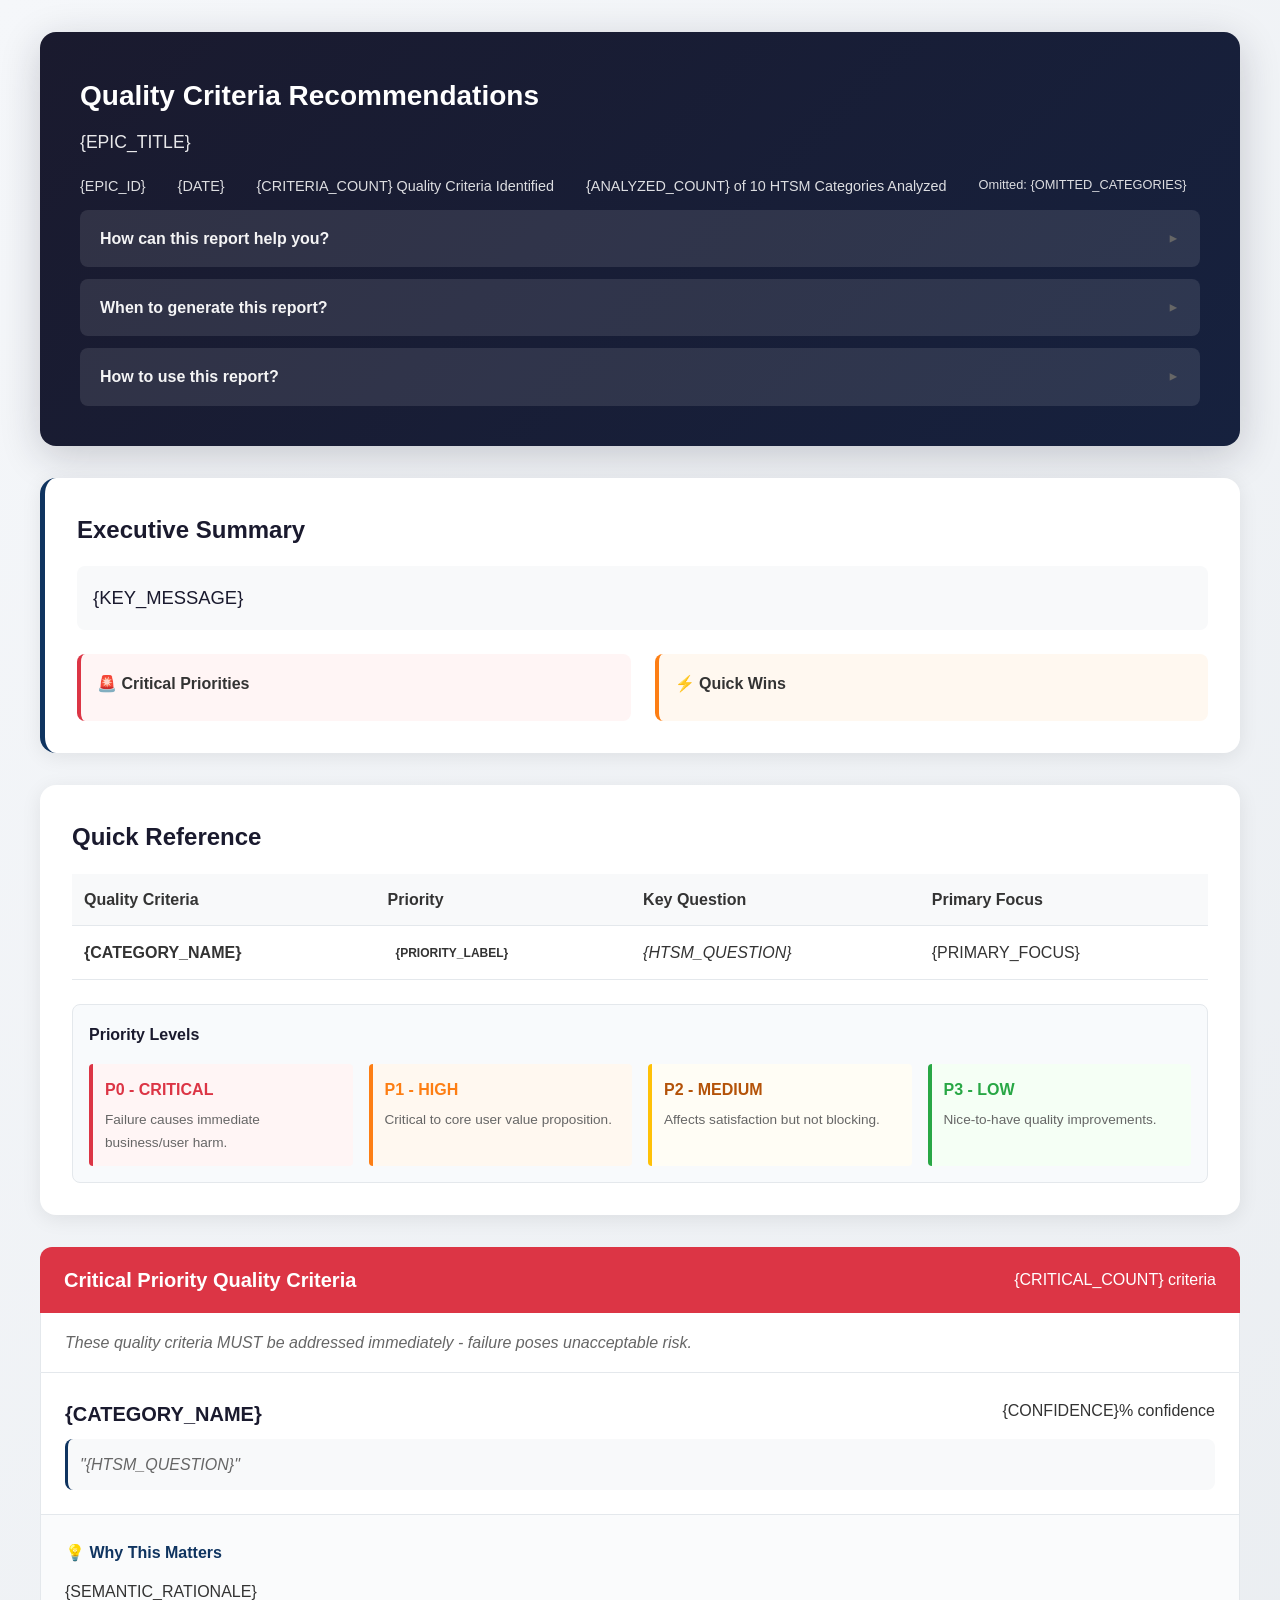
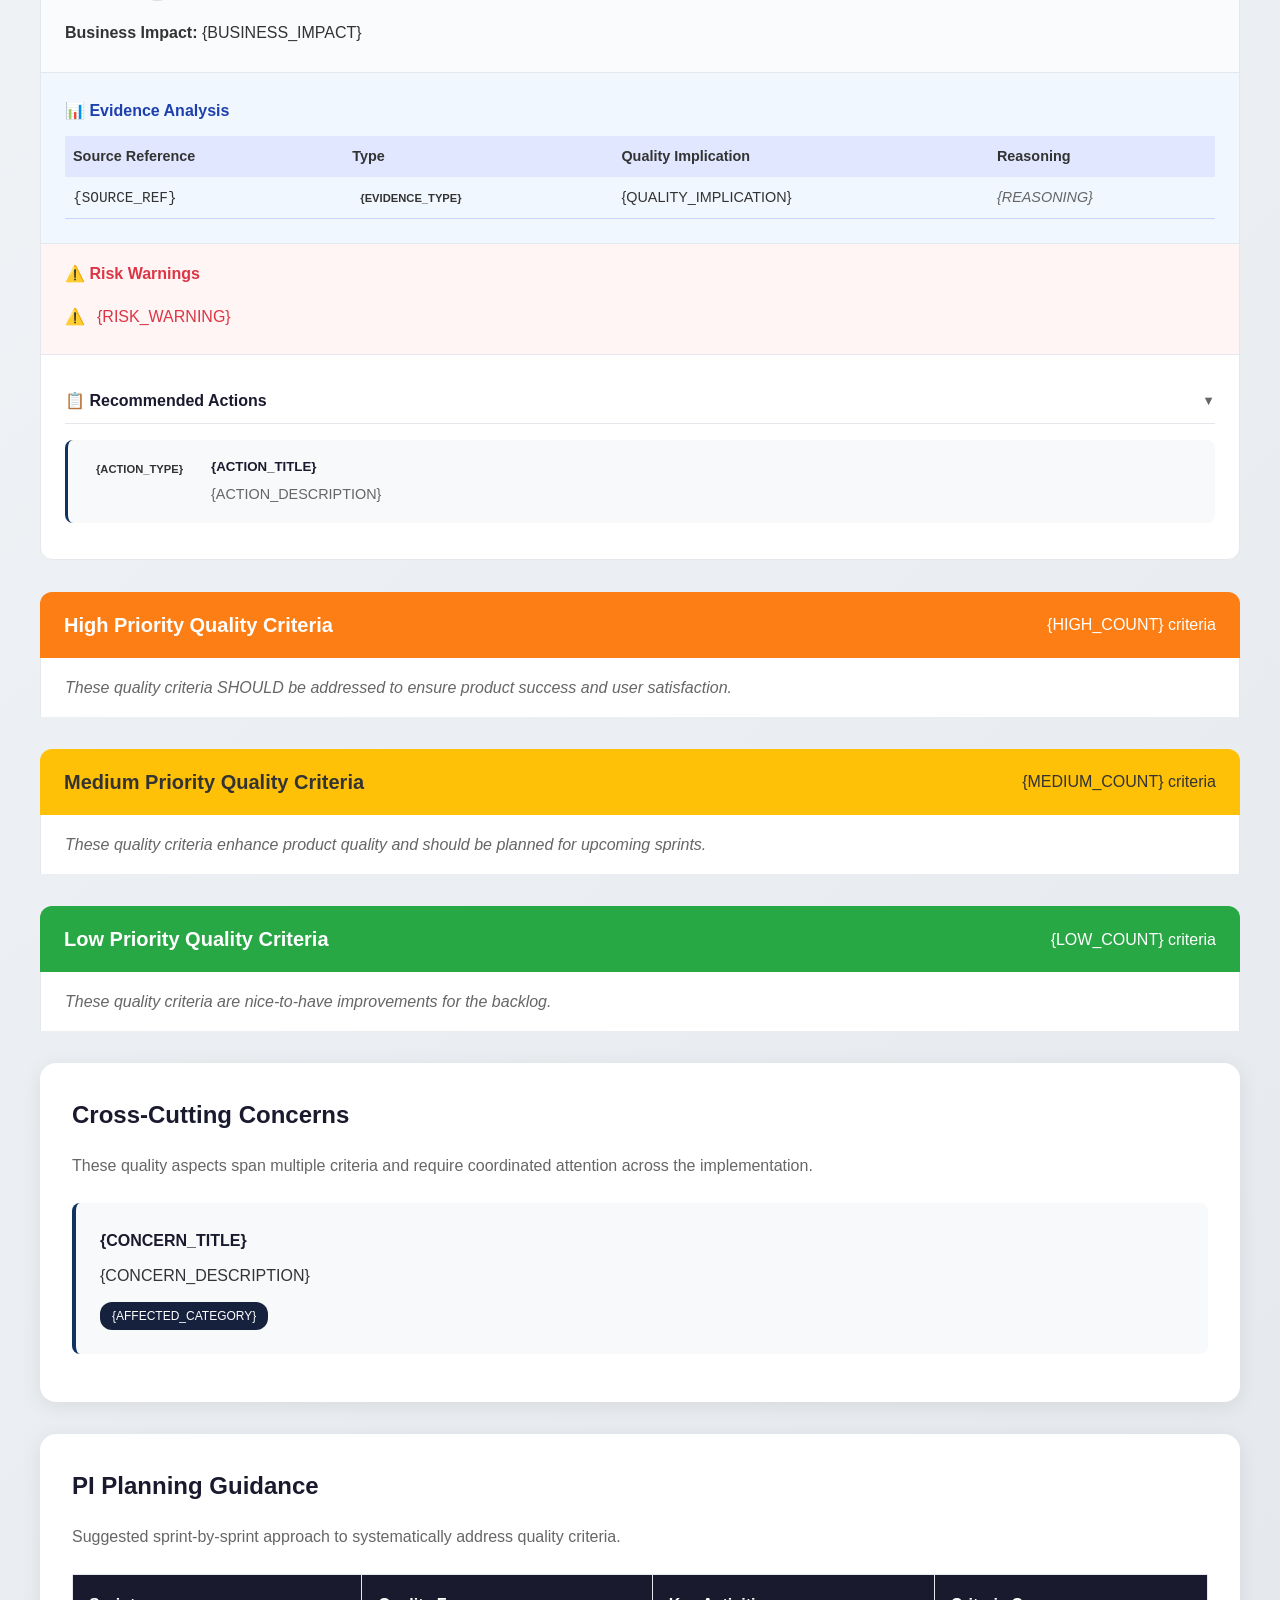
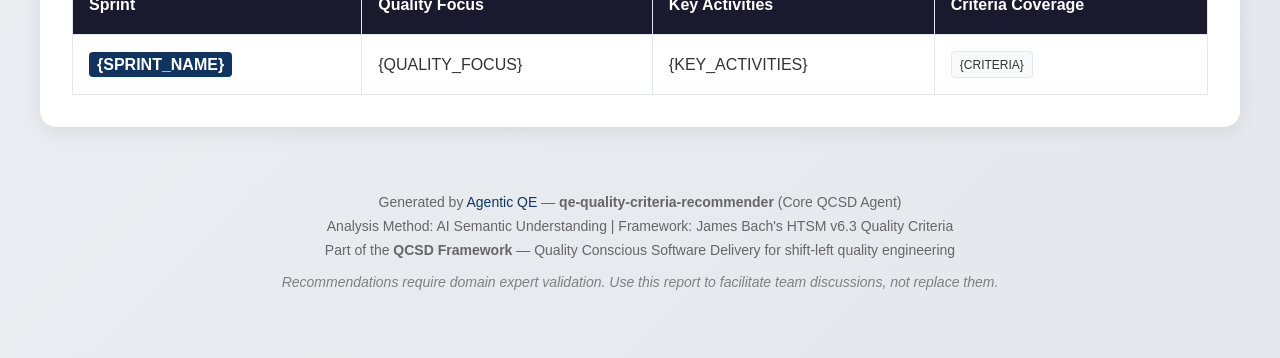
<file: .claude/helpers/v3/quality-criteria/quality-criteria-reference-template.html>
<!DOCTYPE html>
<html lang="en">
<head>
  <meta charset="UTF-8">
  <meta name="viewport" content="width=device-width, initial-scale=1.0">
  <title>Quality Criteria Recommendations - {EPIC_TITLE}</title>
  <style>
    /* ============================================
       QUALITY CRITERIA REFERENCE TEMPLATE
       Template Version: 1.0.0 (Semantic Analysis)

       USAGE: Copy this template structure exactly.
       Only replace {PLACEHOLDER} values with actual data.
       DO NOT modify CSS or HTML structure.
       ============================================ */

    :root {
      --critical: #dc3545;
      --critical-bg: #fff5f5;
      --high: #fd7e14;
      --high-bg: #fff8f0;
      --medium: #ffc107;
      --medium-bg: #fffdf5;
      --low: #28a745;
      --low-bg: #f5fff5;
      --primary: #1a1a2e;
      --secondary: #16213e;
      --accent: #0f3460;
      --text: #333;
      --text-light: #666;
      --border: #e4e8ec;
      --bg: #f8f9fa;
    }

    * { box-sizing: border-box; margin: 0; padding: 0; }

    body {
      font-family: -apple-system, BlinkMacSystemFont, 'Segoe UI', Roboto, 'Helvetica Neue', Arial, sans-serif;
      line-height: 1.7;
      color: var(--text);
      background: linear-gradient(135deg, #f5f7fa 0%, #e4e8ec 100%);
      min-height: 100vh;
      padding: 2rem;
    }

    .container { max-width: 1200px; margin: 0 auto; }

    /* Header */
    .header {
      background: linear-gradient(135deg, var(--primary) 0%, var(--secondary) 100%);
      color: white;
      padding: 2.5rem;
      border-radius: 16px;
      margin-bottom: 2rem;
      box-shadow: 0 10px 40px rgba(26, 26, 46, 0.2);
    }
    .header h1 { font-size: 1.75rem; margin-bottom: 0.5rem; }
    .header-subtitle { opacity: 0.9; font-size: 1.1rem; margin-bottom: 1rem; }
    .header-meta { display: flex; gap: 2rem; flex-wrap: wrap; opacity: 0.85; font-size: 0.9rem; }

    /* Executive Summary */
    .executive-summary {
      background: white;
      border-radius: 16px;
      padding: 2rem;
      margin-bottom: 2rem;
      box-shadow: 0 4px 20px rgba(0,0,0,0.08);
      border-left: 5px solid var(--accent);
    }
    .executive-summary h2 { color: var(--primary); margin-bottom: 1rem; }
    .key-message {
      font-size: 1.15rem;
      font-weight: 500;
      color: var(--primary);
      padding: 1rem;
      background: var(--bg);
      border-radius: 8px;
      margin-bottom: 1.5rem;
    }
    .priorities-grid {
      display: grid;
      grid-template-columns: repeat(auto-fit, minmax(280px, 1fr));
      gap: 1.5rem;
    }
    .priority-box {
      padding: 1rem;
      border-radius: 8px;
    }
    .priority-box.critical { background: var(--critical-bg); border-left: 4px solid var(--critical); }
    .priority-box.high { background: var(--high-bg); border-left: 4px solid var(--high); }
    .priority-box h4 { margin-bottom: 0.5rem; }
    .priority-box ul { margin-left: 1.2rem; }
    .priority-box li { margin-bottom: 0.25rem; }

    /* Quick Reference Table */
    .quick-reference {
      background: white;
      border-radius: 16px;
      padding: 2rem;
      margin-bottom: 2rem;
      box-shadow: 0 4px 20px rgba(0,0,0,0.08);
    }
    .quick-reference h2 { color: var(--primary); margin-bottom: 1rem; }
    .quick-reference table {
      width: 100%;
      border-collapse: collapse;
    }
    .quick-reference th, .quick-reference td {
      padding: 0.75rem;
      text-align: left;
      border-bottom: 1px solid var(--border);
    }
    .quick-reference th { background: var(--bg); font-weight: 600; }
    .quick-reference tr:hover { background: #f8f9fa; }

    /* Priority Sections */
    .priority-section {
      margin-bottom: 2rem;
    }
    .section-header {
      padding: 1rem 1.5rem;
      border-radius: 12px 12px 0 0;
      color: white;
      display: flex;
      justify-content: space-between;
      align-items: center;
    }
    .section-header.critical { background: var(--critical); }
    .section-header.high { background: var(--high); }
    .section-header.medium { background: var(--medium); color: var(--text); }
    .section-header.low { background: var(--low); }
    .section-header h2 { font-size: 1.25rem; margin: 0; }
    .section-description {
      padding: 1rem 1.5rem;
      background: white;
      border-left: 1px solid var(--border);
      border-right: 1px solid var(--border);
      color: var(--text-light);
      font-style: italic;
    }

    /* Recommendation Cards */
    .rec-card {
      background: white;
      border: 1px solid var(--border);
      border-radius: 0 0 12px 12px;
      overflow: hidden;
      margin-bottom: 1rem;
    }
    .rec-card:not(:last-child) {
      border-radius: 0;
    }
    .rec-header {
      padding: 1.5rem;
      border-bottom: 1px solid var(--border);
    }
    .rec-title-row {
      display: flex;
      justify-content: space-between;
      align-items: flex-start;
      margin-bottom: 0.5rem;
    }
    .rec-category {
      font-size: 1.25rem;
      font-weight: 600;
      color: var(--primary);
    }
    /* REMOVED: confidence-badge - confidence percentages were arbitrary without methodology */
    /* Use evidence-type badges instead to classify evidence quality */

    /* Evidence Type Badges - Classifies evidence quality */
    .evidence-type {
      padding: 0.2rem 0.5rem;
      border-radius: 4px;
      font-size: 0.7rem;
      font-weight: 600;
      text-transform: uppercase;
      white-space: nowrap;
    }
    .evidence-type.direct {
      background: #dcfce7;
      color: #166534;
      border: 1px solid #86efac;
    }
    .evidence-type.inferred {
      background: #fef3c7;
      color: #92400e;
      border: 1px solid #fcd34d;
    }
    .evidence-type.claimed {
      background: #fee2e2;
      color: #991b1b;
      border: 1px solid #fca5a5;
    }

    .htsm-question {
      font-style: italic;
      color: var(--text-light);
      padding: 0.75rem;
      background: var(--bg);
      border-radius: 8px;
      border-left: 3px solid var(--accent);
      margin-top: 0.5rem;
    }

    /* Why It Matters */
    .why-section {
      padding: 1.5rem;
      background: #fafbfc;
      border-bottom: 1px solid var(--border);
    }
    .why-section h4 {
      color: var(--accent);
      margin-bottom: 0.75rem;
      display: flex;
      align-items: center;
      gap: 0.5rem;
    }
    .why-section p { line-height: 1.8; }

    /* Evidence Section (Semantic Analysis) */
    .evidence-section {
      padding: 1.5rem;
      background: #f0f7ff;
      border-bottom: 1px solid var(--border);
    }
    .evidence-section h4 {
      color: #1e40af;
      margin-bottom: 0.75rem;
    }
    .evidence-table {
      width: 100%;
      border-collapse: collapse;
      font-size: 0.9rem;
    }
    .evidence-table th {
      background: #e0e7ff;
      text-align: left;
      padding: 0.5rem;
    }
    .evidence-table td {
      padding: 0.5rem;
      border-bottom: 1px solid #c7d2fe;
    }
    .evidence-reasoning {
      font-style: italic;
      color: var(--text-light);
    }

    /* Risk Warnings */
    .risk-warnings {
      padding: 1rem 1.5rem;
      background: var(--critical-bg);
      border-bottom: 1px solid var(--border);
    }
    .risk-warning {
      display: flex;
      align-items: flex-start;
      gap: 0.75rem;
      padding: 0.5rem 0;
      color: var(--critical);
    }
    .risk-warning:not(:last-child) { border-bottom: 1px dashed rgba(220,53,69,0.3); }

    /* Recommended Actions */
    .actions-section {
      padding: 1.5rem;
    }
    .collapsible-header {
      display: flex;
      justify-content: space-between;
      align-items: center;
      cursor: pointer;
      padding: 0.5rem 0;
      border-bottom: 1px solid var(--border);
      margin-bottom: 1rem;
    }
    .collapsible-header h4 { color: var(--primary); margin: 0; }
    .collapse-icon { font-size: 0.8rem; color: var(--text-light); }
    .collapsible-content.collapsed { display: none; }

    .action-item {
      display: grid;
      grid-template-columns: auto 1fr;
      gap: 1rem;
      padding: 1rem;
      margin-bottom: 0.75rem;
      background: var(--bg);
      border-radius: 8px;
      border-left: 3px solid var(--accent);
    }
    .action-type {
      padding: 0.25rem 0.75rem;
      border-radius: 4px;
      font-size: 0.7rem;
      font-weight: 600;
      text-transform: uppercase;
      white-space: nowrap;
      height: fit-content;
    }
    .action-type.engineering { background: #e3f2fd; color: #1565c0; }
    .action-type.user_story { background: #f3e5f5; color: #7b1fa2; }
    .action-type.testing { background: #e8f5e9; color: #2e7d32; }
    .action-type.governance { background: #fff3e0; color: #e65100; }
    .action-type.security { background: #ffebee; color: #c62828; }
    .action-type.pi_planning { background: #e0f7fa; color: #00838f; }
    .action-type.performance { background: #fce4ec; color: #ad1457; }
    .action-content h5 { margin-bottom: 0.25rem; color: var(--primary); }
    .action-content p { font-size: 0.9rem; color: var(--text-light); margin: 0; }

    /* Cross-Cutting Concerns */
    .cross-cutting {
      background: white;
      border-radius: 16px;
      padding: 2rem;
      margin-bottom: 2rem;
      box-shadow: 0 4px 20px rgba(0,0,0,0.08);
    }
    .cross-cutting h2 { color: var(--primary); margin-bottom: 1rem; }
    .concern-card {
      padding: 1.5rem;
      background: var(--bg);
      border-radius: 8px;
      margin-bottom: 1rem;
      border-left: 4px solid var(--accent);
    }
    .concern-card h4 { margin-bottom: 0.5rem; color: var(--primary); }
    .concern-categories {
      display: flex;
      flex-wrap: wrap;
      gap: 0.5rem;
      margin-top: 0.75rem;
    }
    .concern-category {
      background: var(--secondary);
      color: white;
      padding: 0.25rem 0.75rem;
      border-radius: 12px;
      font-size: 0.75rem;
    }

    /* PI Planning */
    .pi-planning {
      background: white;
      border-radius: 16px;
      padding: 2rem;
      margin-bottom: 2rem;
      box-shadow: 0 4px 20px rgba(0,0,0,0.08);
    }
    .pi-planning h2 { color: var(--primary); margin-bottom: 1rem; }
    .pi-table {
      width: 100%;
      border-collapse: collapse;
    }
    .pi-table th, .pi-table td {
      padding: 1rem;
      text-align: left;
      border: 1px solid var(--border);
    }
    .pi-table th {
      background: var(--primary);
      color: white;
    }
    .pi-table tr:nth-child(even) { background: var(--bg); }
    .sprint-badge {
      background: var(--accent);
      color: white;
      padding: 0.25rem 0.5rem;
      border-radius: 4px;
      font-weight: 600;
      white-space: nowrap;
    }
    .criteria-tags {
      display: flex;
      flex-wrap: wrap;
      gap: 0.25rem;
    }
    .criteria-tag {
      background: var(--bg);
      padding: 0.15rem 0.5rem;
      border-radius: 4px;
      font-size: 0.75rem;
      border: 1px solid var(--border);
    }

    /* Footer */
    .footer {
      text-align: center;
      padding: 2rem;
      color: var(--text-light);
      font-size: 0.875rem;
    }
    .footer a { color: var(--accent); text-decoration: none; }

    /* Info Sections (About/Help) */
    .info-section {
      background: rgba(255,255,255,0.1);
      border-radius: 8px;
      margin-top: 12px;
    }
    .info-header {
      padding: 15px 20px;
      cursor: pointer;
      display: flex;
      justify-content: space-between;
      align-items: center;
    }
    .info-header h3 {
      margin: 0;
      font-size: 1rem;
      opacity: 0.95;
    }
    .info-content {
      padding: 0 20px 20px 20px;
      overflow: hidden;
      transition: max-height 0.3s ease-out, padding 0.3s ease-out;
      max-height: 1000px;
    }
    .info-section.collapsed .info-content {
      max-height: 0 !important;
      padding-top: 0 !important;
      padding-bottom: 0 !important;
    }
    .info-section.collapsed .collapse-icon {
      transform: rotate(-90deg);
    }
    .info-content blockquote {
      margin: 0 0 15px 0;
      padding: 12px 15px;
      border-left: 3px solid rgba(255,255,255,0.4);
      font-style: italic;
      opacity: 0.9;
    }
    .info-content p {
      margin: 0 0 12px 0;
      opacity: 0.9;
      line-height: 1.7;
    }
    .info-content a {
      color: #93c5fd;
      text-decoration: underline;
    }
    .checklist-item {
      margin-bottom: 8px;
      line-height: 1.8;
    }
    .checklist-item strong {
      color: white;
    }

    /* Badge styles */
    .badge {
      display: inline-block;
      padding: 0.25rem 0.5rem;
      border-radius: 4px;
      font-size: 0.75rem;
      font-weight: 600;
    }
    .badge.critical { background: var(--critical); color: white; }
    .badge.high { background: var(--high); color: white; }
    .badge.medium { background: var(--medium); color: var(--text); }
    .badge.low { background: var(--low); color: white; }

    @media (max-width: 768px) {
      body { padding: 1rem; }
      .header h1 { font-size: 1.5rem; }
      .header-meta { flex-direction: column; gap: 0.5rem; }
      .priorities-grid { grid-template-columns: 1fr; }
      .pi-table { font-size: 0.85rem; }
      .pi-table th, .pi-table td { padding: 0.5rem; }
    }

  </style>
</head>
<body>
  <div class="container">

    <!-- ============================================
         HEADER SECTION
         Replace: {EPIC_TITLE}, {EPIC_ID}, {DATE}, {CRITERIA_COUNT}, {COVERAGE}
         ============================================ -->
    <header class="header">
      <h1>Quality Criteria Recommendations</h1>
      <div class="header-subtitle">{EPIC_TITLE}</div>
      <div class="header-meta">
        <span>{EPIC_ID}</span>
        <span>{DATE}</span>
        <span>{CRITERIA_COUNT} Quality Criteria Identified</span>
        <span>{ANALYZED_COUNT} of 10 HTSM Categories Analyzed</span>
        <span style="font-size: 0.8rem;">Omitted: {OMITTED_CATEGORIES}</span>
      </div>

      <!-- How can this report help you? -->
      <div class="info-section collapsed">
        <div class="info-header" onclick="this.parentElement.classList.toggle('collapsed')">
          <h3>How can this report help you?</h3>
          <span class="collapse-icon" style="transition: transform 0.2s;">&#x25BC;</span>
        </div>
        <div class="info-content">
          <blockquote>
            "Quality is value to some person." <span style="opacity: 0.7;">— Jerry Weinberg</span>
          </blockquote>
          <p>This report is generated by the <strong>Quality Criteria Recommender</strong>, one of the core agents based on the <strong>QCSD (Quality Conscious Software Delivery)</strong> framework. The QCSD framework recommends conducting Quality Criteria sessions early in the development lifecycle — ideally during PI Planning or Sprint Planning — to align the entire team on what "quality" means for each feature before a single line of code is written.</p>
          <p>This analysis uses <strong>AI semantic understanding</strong> to identify relevant Quality Criteria from James Bach's <a href="https://www.satisfice.com/download/heuristic-test-strategy-model">Heuristic Test Strategy Model (HTSM) v6.3</a>. Unlike simple keyword matching, it understands the <em>meaning and implications</em> of your requirements to surface quality dimensions that may not be explicitly stated but are critical for user satisfaction.</p>
          <p>A guided discussion based on this analysis helps teams uncover hidden quality risks, define testable acceptance criteria, create clearer development plans, identify gaps and dependencies early, improve estimation accuracy, and most importantly — <strong>avoid costly rework</strong> caused by discovering quality issues halfway through development. Research shows that defects found in production cost 30x more to fix than those found during requirements. If we want to save time and cost while still delivering quality software, <strong>it is always cheaper to do things right the first time</strong>.</p>
          <p>Quality Criteria help answer fundamental questions: <em>What aspects of quality are most important for this feature? Where should we focus our testing effort? What risks exist if we neglect certain quality dimensions? How do we build quality in rather than test it in later?</em></p>
        </div>
      </div>

      <!-- When to generate this report? -->
      <div class="info-section collapsed">
        <div class="info-header" onclick="this.parentElement.classList.toggle('collapsed')">
          <h3>When to generate this report?</h3>
          <span class="collapse-icon" style="transition: transform 0.2s;">&#x25BC;</span>
        </div>
        <div class="info-content">
          <p><strong>During PI Planning &amp; Sprint Planning (QCSD Recommended):</strong> The QCSD framework recommends generating this report as soon as Epic/Feature requirements are available — ideally before Sprint Planning begins. This enables teams to conduct a <em>Quality Criteria Session</em> where programmers, testers, Product Owners, Designers, and Architects align on quality expectations before development starts.</p>
          <p><strong>Shift-Left Quality Engineering:</strong> The cost of fixing defects increases exponentially as they move through the SDLC (1x in requirements → 5x in design → 10x in coding → 30x in production). Use this report to shift quality discussions left — informing architecture decisions, refining acceptance criteria, identifying non-functional requirements gaps, and allocating appropriate testing effort before the first commit.</p>
          <p><strong>Before Three Amigos / Refinement Sessions:</strong> Share this report with the team before refinement sessions to facilitate meaningful conversations about quality trade-offs. When everyone understands which quality dimensions matter most, the team can make informed decisions about scope, risk acceptance, and technical approach.</p>
          <p><strong>As a Living Document:</strong> Regenerate this report when requirements change significantly. Quality criteria priorities may shift as the feature scope evolves — what was medium priority may become critical based on new information.</p>
        </div>
      </div>

      <!-- How to use this report? -->
      <div class="info-section collapsed">
        <div class="info-header" onclick="this.parentElement.classList.toggle('collapsed')">
          <h3>How to use this report?</h3>
          <span class="collapse-icon" style="transition: transform 0.2s;">&#x25BC;</span>
        </div>
        <div class="info-content">
          <p style="margin-bottom: 12px;">In this report you will find:</p>
          <div style="margin-left: 5px; line-height: 1.8;">
            <div class="checklist-item">&#x2610; <strong>Executive Summary</strong> - Key message and critical priorities at a glance.</div>
            <div class="checklist-item">&#x2610; <strong>Quick Reference Table</strong> - All quality criteria with priorities and HTSM questions.</div>
            <div class="checklist-item">&#x2610; <strong>Priority-Based Recommendations</strong> - Detailed analysis with evidence-based reasoning.</div>
            <div class="checklist-item">&#x2610; <strong>Actionable Tasks</strong> - Engineering tasks, User Stories, and Testing activities.</div>
            <div class="checklist-item">&#x2610; <strong>Cross-Cutting Concerns</strong> - Quality aspects spanning multiple criteria.</div>
            <div class="checklist-item">&#x2610; <strong>PI Planning Guidance</strong> - Sprint-by-sprint quality focus.</div>
          </div>
        </div>
      </div>
    </header>


    <!-- ============================================
         EXECUTIVE SUMMARY
         Replace: {KEY_MESSAGE}, {CRITICAL_PRIORITIES}, {QUICK_WINS}
         ============================================ -->
    <section class="executive-summary">
      <h2>Executive Summary</h2>
      <div class="key-message">{KEY_MESSAGE}</div>

      <div class="priorities-grid">
        <!-- Critical Priorities (if any) -->
        <div class="priority-box critical">
          <h4>&#x1F6A8; Critical Priorities</h4>
          <ul>
            <!-- {CRITICAL_PRIORITIES} - List items -->
          </ul>
        </div>

        <!-- Quick Wins -->
        <div class="priority-box high">
          <h4>&#x26A1; Quick Wins</h4>
          <ul>
            <!-- {QUICK_WINS} - List items -->
          </ul>
        </div>
      </div>
    </section>


    <!-- ============================================
         QUICK REFERENCE TABLE
         Replace: Table rows with actual criteria data
         ============================================ -->
    <section class="quick-reference">
      <h2>Quick Reference</h2>
      <table>
        <thead>
          <tr>
            <th>Quality Criteria</th>
            <th>Priority</th>
            <th>Key Question</th>
            <th>Primary Focus</th>
          </tr>
        </thead>
        <tbody>
          <!-- TEMPLATE ROW - Repeat for each quality criteria identified -->
          <tr>
            <td><strong>{CATEGORY_NAME}</strong></td>
            <td><span class="badge {PRIORITY_CLASS}">{PRIORITY_LABEL}</span></td>
            <td style="font-style: italic;">{HTSM_QUESTION}</td>
            <td>{PRIMARY_FOCUS}</td>
          </tr>
          <!-- END TEMPLATE ROW -->
        </tbody>
      </table>

      <!-- Priority Legend -->
      <div style="margin-top: 1.5rem; padding: 1rem; background: #f8fafc; border-radius: 8px; border: 1px solid var(--border);">
        <h4 style="margin: 0 0 1rem 0; color: var(--primary);">Priority Levels</h4>
        <div style="display: grid; grid-template-columns: repeat(auto-fit, minmax(200px, 1fr)); gap: 1rem;">
          <div style="padding: 0.75rem; background: var(--critical-bg); border-left: 4px solid var(--critical); border-radius: 4px;">
            <strong style="color: var(--critical);">P0 - CRITICAL</strong>
            <p style="margin: 0.25rem 0 0 0; font-size: 0.85rem; color: var(--text-light);">Failure causes immediate business/user harm.</p>
          </div>
          <div style="padding: 0.75rem; background: var(--high-bg); border-left: 4px solid var(--high); border-radius: 4px;">
            <strong style="color: var(--high);">P1 - HIGH</strong>
            <p style="margin: 0.25rem 0 0 0; font-size: 0.85rem; color: var(--text-light);">Critical to core user value proposition.</p>
          </div>
          <div style="padding: 0.75rem; background: var(--medium-bg); border-left: 4px solid var(--medium); border-radius: 4px;">
            <strong style="color: #b45309;">P2 - MEDIUM</strong>
            <p style="margin: 0.25rem 0 0 0; font-size: 0.85rem; color: var(--text-light);">Affects satisfaction but not blocking.</p>
          </div>
          <div style="padding: 0.75rem; background: var(--low-bg); border-left: 4px solid var(--low); border-radius: 4px;">
            <strong style="color: var(--low);">P3 - LOW</strong>
            <p style="margin: 0.25rem 0 0 0; font-size: 0.85rem; color: var(--text-light);">Nice-to-have quality improvements.</p>
          </div>
        </div>
      </div>
    </section>


    <!-- ============================================
         PRIORITY SECTIONS
         Create one section per priority level (Critical, High, Medium, Low)
         ============================================ -->

    <!-- CRITICAL PRIORITY SECTION (if applicable) -->
    <section class="priority-section">
      <div class="section-header critical">
        <h2>Critical Priority Quality Criteria</h2>
        <span>{CRITICAL_COUNT} criteria</span>
      </div>
      <div class="section-description">These quality criteria MUST be addressed immediately - failure poses unacceptable risk.</div>

      <!-- RECOMMENDATION CARD TEMPLATE -->
      <div class="rec-card">
        <div class="rec-header">
          <div class="rec-title-row">
            <span class="rec-category">{CATEGORY_NAME}</span>
            <span class="confidence-badge" title="Confidence based on evidence strength">{CONFIDENCE}% confidence</span>
          </div>
          <div class="htsm-question">"{HTSM_QUESTION}"</div>
        </div>

        <div class="why-section">
          <h4>&#x1F4A1; Why This Matters</h4>
          <p>{SEMANTIC_RATIONALE}</p>
          <p style="margin-top: 0.75rem;"><strong>Business Impact:</strong> {BUSINESS_IMPACT}</p>
        </div>

        <!-- EVIDENCE SECTION (Semantic Analysis) -->
        <div class="evidence-section">
          <h4>&#x1F4CA; Evidence Analysis</h4>
          <table class="evidence-table">
            <thead>
              <tr>
                <th>Source Reference</th>
                <th>Type</th>
                <th>Quality Implication</th>
                <th>Reasoning</th>
              </tr>
            </thead>
            <tbody>
              <!-- EVIDENCE ROW TEMPLATE - Type must be Direct/Inferred/Claimed -->
              <tr>
                <td><code>{SOURCE_REF}</code></td>
                <td><span class="evidence-type {TYPE_CLASS}">{EVIDENCE_TYPE}</span></td>
                <td>{QUALITY_IMPLICATION}</td>
                <td class="evidence-reasoning">{REASONING}</td>
              </tr>
              <!-- END EVIDENCE ROW TEMPLATE -->
            </tbody>
          </table>
        </div>

        <div class="risk-warnings">
          <h4 style="margin-bottom: 0.5rem; color: var(--critical);">&#x26A0;&#xFE0F; Risk Warnings</h4>
          <!-- RISK WARNING TEMPLATE -->
          <div class="risk-warning">
            <span>&#x26A0;&#xFE0F;</span>
            <span>{RISK_WARNING}</span>
          </div>
          <!-- END RISK WARNING TEMPLATE -->
        </div>

        <div class="actions-section">
          <div class="collapsible-header" onclick="this.nextElementSibling.classList.toggle('collapsed')">
            <h4>&#x1F4CB; Recommended Actions</h4>
            <span class="collapse-icon">&#x25BC;</span>
          </div>
          <div class="collapsible-content">
            <!-- ACTION ITEM TEMPLATE -->
            <div class="action-item">
              <span class="action-type {ACTION_TYPE_CLASS}">{ACTION_TYPE}</span>
              <div class="action-content">
                <h5>{ACTION_TITLE}</h5>
                <p>{ACTION_DESCRIPTION}</p>
              </div>
            </div>
            <!-- END ACTION ITEM TEMPLATE -->
          </div>
        </div>
      </div>
      <!-- END RECOMMENDATION CARD TEMPLATE -->

    </section>

    <!-- HIGH PRIORITY SECTION -->
    <section class="priority-section">
      <div class="section-header high">
        <h2>High Priority Quality Criteria</h2>
        <span>{HIGH_COUNT} criteria</span>
      </div>
      <div class="section-description">These quality criteria SHOULD be addressed to ensure product success and user satisfaction.</div>
      <!-- Repeat recommendation cards for each high priority criteria -->
    </section>

    <!-- MEDIUM PRIORITY SECTION -->
    <section class="priority-section">
      <div class="section-header medium">
        <h2>Medium Priority Quality Criteria</h2>
        <span>{MEDIUM_COUNT} criteria</span>
      </div>
      <div class="section-description">These quality criteria enhance product quality and should be planned for upcoming sprints.</div>
      <!-- Repeat recommendation cards for each medium priority criteria -->
    </section>

    <!-- LOW PRIORITY SECTION (if applicable) -->
    <section class="priority-section">
      <div class="section-header low">
        <h2>Low Priority Quality Criteria</h2>
        <span>{LOW_COUNT} criteria</span>
      </div>
      <div class="section-description">These quality criteria are nice-to-have improvements for the backlog.</div>
      <!-- Repeat recommendation cards for each low priority criteria -->
    </section>


    <!-- ============================================
         CROSS-CUTTING CONCERNS
         ============================================ -->
    <section class="cross-cutting">
      <h2>Cross-Cutting Concerns</h2>
      <p style="margin-bottom: 1.5rem; color: var(--text-light);">These quality aspects span multiple criteria and require coordinated attention across the implementation.</p>

      <!-- CONCERN CARD TEMPLATE -->
      <div class="concern-card">
        <h4>{CONCERN_TITLE}</h4>
        <p>{CONCERN_DESCRIPTION}</p>
        <div class="concern-categories">
          <!-- CATEGORY TAG TEMPLATE -->
          <span class="concern-category">{AFFECTED_CATEGORY}</span>
          <!-- END CATEGORY TAG TEMPLATE -->
        </div>
      </div>
      <!-- END CONCERN CARD TEMPLATE -->
    </section>


    <!-- ============================================
         PI PLANNING GUIDANCE
         ============================================ -->
    <section class="pi-planning">
      <h2>PI Planning Guidance</h2>
      <p style="margin-bottom: 1.5rem; color: var(--text-light);">Suggested sprint-by-sprint approach to systematically address quality criteria.</p>

      <table class="pi-table">
        <thead>
          <tr>
            <th>Sprint</th>
            <th>Quality Focus</th>
            <th>Key Activities</th>
            <th>Criteria Coverage</th>
          </tr>
        </thead>
        <tbody>
          <!-- PI ROW TEMPLATE -->
          <tr>
            <td><span class="sprint-badge">{SPRINT_NAME}</span></td>
            <td>{QUALITY_FOCUS}</td>
            <td>{KEY_ACTIVITIES}</td>
            <td>
              <div class="criteria-tags">
                <!-- CRITERIA TAG TEMPLATE -->
                <span class="criteria-tag">{CRITERIA}</span>
                <!-- END CRITERIA TAG TEMPLATE -->
              </div>
            </td>
          </tr>
          <!-- END PI ROW TEMPLATE -->
        </tbody>
      </table>
    </section>


    <!-- ============================================
         FOOTER
         ============================================ -->
    <footer class="footer">
      <p>Generated by <a href="https://github.com/agentic-qe/agentic-qe">Agentic QE</a> — <strong>qe-quality-criteria-recommender</strong> (Core QCSD Agent)</p>
      <p>Analysis Method: AI Semantic Understanding | Framework: James Bach's HTSM v6.3 Quality Criteria</p>
      <p>Part of the <strong>QCSD Framework</strong> — Quality Conscious Software Delivery for shift-left quality engineering</p>
      <p style="margin-top: 0.5rem; font-style: italic; opacity: 0.8;">Recommendations require domain expert validation. Use this report to facilitate team discussions, not replace them.</p>
    </footer>

  </div>
</body>
</html>
</file>
<file: web/styles.css>
/* TRON Light Cycles — rps-ai shell + CRT arcade treatment
   (scanlines/flicker recipe via /opt/unicornscan.org/web) */

:root {
  --green: rgb(48, 184, 15);
  --green-dark: rgb(0, 105, 29);
  --cyan: rgb(0, 255, 255);
  --magenta: rgb(255, 0, 255);
  --amber: rgb(255, 190, 60);
  --red: rgb(255, 85, 128);
  --steel: #3d3d3d;
  --felt: #111;
}

* { box-sizing: border-box; }

body {
  margin: 0;
  background: #0a0a0a;
  color: #eee;
  font-family: 'VT323', 'Courier New', monospace;
  letter-spacing: 0.04em;
}

/* ---------- rps-ai title nav (green gradient) ---------- */
.titlebar {
  background: linear-gradient(151deg, var(--green-dark) 0%, var(--green));
  text-align: center;
  padding: 10px 8px 12px;
  box-shadow: 0 2px 12px rgba(0,0,0,0.8);
}
.game-title { margin: 0; font-size: clamp(28px, 5vw, 44px); letter-spacing: 0.12em; }
.game-sub { margin: 0; font-size: clamp(14px, 2vw, 20px); font-weight: normal; opacity: 0.92; }

.glow-green { text-shadow: 0 0 5px var(--green), 0 0 10px var(--green), 0 0 22px var(--green); }
.glow-red { text-shadow: 0 0 5px var(--red), 0 0 10px var(--red), 0 0 22px var(--red); }
.glow-cyan { text-shadow: 0 0 5px var(--cyan), 0 0 10px var(--cyan), 0 0 22px var(--cyan); }

/* codex-generated hero banner between nav and scoreboard */
.hero-wrap { display: flex; justify-content: center; background: #000; }
.hero {
  width: min(1200px, 96vw);
  height: auto;
  display: block;
  border-bottom: 2px solid #111;
  box-shadow: 0 4px 30px rgba(0, 255, 255, 0.12), 0 4px 30px rgba(255, 0, 255, 0.12);
}

/* ---------- rps-ai scoreboard strip (gray gradient + dark boxes) ---------- */
.scoreboard {
  display: flex;
  align-items: center;
  justify-content: space-between;
  background: linear-gradient(162deg, rgb(129,129,129), rgb(180,180,180));
  color: #fff;
  padding: 0 10px;
  box-shadow: 0 -2px 20px rgba(0,0,0,0.9);
}
.score-side { display: flex; align-items: center; gap: 10px; }
.score-box {
  width: 72px; height: 72px;
  display: flex; align-items: center; justify-content: center;
  background: var(--steel);
  border: 3px solid #222;
  font-size: 46px;
  margin: 6px 0;
}
#you-wins { color: var(--cyan); text-shadow: 0 0 8px var(--cyan); }
#cpu-wins { color: var(--magenta); text-shadow: 0 0 8px var(--magenta); }
.score-label { font-size: 22px; }
.score-label.right { text-align: right; }
.score-mid { font-size: 16px; opacity: 0.85; }

/* ---------- arcade cabinet ---------- */
.cabinet { padding: 14px 10px 6px; }
.bezel {
  margin: 0;
  width: 100%;
  max-width: 100%;
  min-width: 0;
  padding: 18px;
  border-radius: 22px;
  background: linear-gradient(160deg, #2a2a2a, #151515 60%, #050505);
  box-shadow:
    inset 0 2px 2px rgba(255,255,255,0.12),
    inset 0 -3px 8px rgba(0,0,0,0.9),
    0 14px 40px rgba(0,0,0,0.85);
}
.screen {
  position: relative;
  width: 100%;
  border-radius: 14px;
  overflow: hidden;
  background: #000;
  box-shadow:
    inset 0 0 4px rgba(255,255,255,0.08),
    inset 0 0 40px rgba(0,0,0,0.9);
}
#game-canvas {
  display: block;
  width: 100%;
  height: 100%;
  image-rendering: pixelated;
}

/* CRT overlays (screen-scoped) — visible, not just theoretical */
.crt-scanlines, .crt-vignette, .crt-flicker {
  position: absolute; inset: 0; pointer-events: none; z-index: 3;
}
.crt-scanlines {
  background: repeating-linear-gradient(
    0deg,
    rgba(0, 0, 0, 0.28) 0px,
    rgba(0, 0, 0, 0.28) 1px,
    transparent 1px,
    transparent 3px
  );
}
.crt-vignette {
  background: radial-gradient(ellipse at center,
    transparent 50%, rgba(0,0,0,0.42) 82%, rgba(0,0,0,0.78) 100%);
}
.crt-flicker {
  animation: flicker 4s infinite;
  background: linear-gradient(180deg, rgba(160,255,220,0.03), rgba(160,255,220,0.008));
}
@keyframes flicker { 0%, 100% { opacity: 1; } 50% { opacity: 0.78; } }

/* screen curvature: slight barrel bend on the whole tube */
.screen::after {
  content: '';
  position: absolute; inset: 0; pointer-events: none; z-index: 4;
  border-radius: 14px;
  box-shadow:
    inset 0 0 60px rgba(0,0,0,0.55),
    inset 0 2px 6px rgba(255,255,255,0.06);
}

/* Game + brain panel row. The arena owns all remaining width; at the compact
   breakpoint the panel stacks below it and the same arena scales to one column. */
.game-row {
  display: grid;
  grid-template-columns: minmax(0, 1fr) 310px;
  align-items: start;
  gap: 18px;
  width: 100%;
  margin: 0 auto;
}
.play-column {
  min-width: 0;
  display: flex;
  flex-direction: column;
  align-items: center;
}

/* the CPU BRAIN panel — the learning display, in plain language */
.brain-panel {
  width: 310px; max-width: 100%;
  background: #050505;
  border: 1px solid #1c2a1c;
  border-radius: 12px;
  padding: 14px 16px;
  box-shadow: 0 0 30px rgba(0,0,0,0.85), inset 0 0 30px rgba(0,0,0,0.8);
  font-size: 17px;
  max-height: calc(100vh - 32px);
  max-height: calc(100dvh - 32px);
  overflow-y: auto;
}
.bp-title { font-size: 25px; letter-spacing: 0.14em; }
.bp-sub { color: #7a7; font-size: 14px; margin-bottom: 12px; }
.bp-predrow { font-size: 20px; }
.bp-pred { color: var(--cyan); font-size: 27px; text-shadow: 0 0 9px var(--cyan); padding: 0 4px; }
.bp-last { color: #777; font-size: 14px; min-height: 18px; }
.bp-last.hit { color: var(--green); }
.bp-last.miss { color: var(--red); }
.bp-conflabel { color: #999; font-size: 14px; margin-top: 5px; }
.bp-bar { height: 8px; background: #141414; border-radius: 4px; overflow: hidden; margin: 6px 0 12px; }
.bp-confill { height: 100%; width: 0%; background: var(--cyan); box-shadow: 0 0 8px var(--cyan); transition: width 0.2s; }
.bp-accfill { height: 100%; width: 0%; background: var(--green); box-shadow: 0 0 8px var(--green); transition: width 0.2s; }
.bp-driver { margin-bottom: 10px; font-size: 18px; }
.bp-action { margin: -6px 0 10px; color: var(--amber); font-size: 16px; }
.bp-exploit { margin: -4px 0 10px; color: #ff5d5d; font-size: 15px; font-weight: bold; }
.bp-driver-wrap.flash { animation: drvflash 0.7s; }
@keyframes drvflash {
  0% { color: var(--amber); text-shadow: 0 0 14px var(--amber); }
  100% { color: inherit; }
}
.bp-model {
  display: grid;
  grid-template-columns: minmax(0, 1fr) 22px 48px 58px;
  align-items: center;
  column-gap: 6px;
  row-gap: 2px;
  padding: 3px 6px;
  border-radius: 6px;
}
.bp-model.active { background: rgba(48,184,15,0.12); box-shadow: inset 0 0 14px rgba(48,184,15,0.18); }
.bp-mname { min-width: 0; line-height: 1.05; }
.bp-mname .blurb { display: block; color: #666; font-size: 12px; white-space: nowrap; overflow: hidden; text-overflow: ellipsis; }
.bp-mpred { width: 18px; color: var(--cyan); text-align: center; font-size: 18px; }
.bp-mbar { grid-column: 1 / -1; grid-row: 2; width: 100%; height: 6px; background: #181818; border-radius: 4px; position: relative; }
.bp-mmark { position: absolute; top: 0; bottom: 0; width: 4px; border-radius: 2px; background: #666; }
.bp-mmark.pos { background: var(--green); box-shadow: 0 0 6px var(--green); }
.bp-mmark.neg { background: var(--red); }
.bp-mscore { width: 44px; text-align: right; color: #aaa; font-size: 13px; flex: none; }
.bp-mhit { width: 58px; text-align: right; color: #888; font-size: 13px; flex: none; }
.bp-warm { margin-top: 7px; color: var(--amber); font-size: 15px; }
.bp-mem { margin-top: 7px; color: #8f8; font-size: 16px; }
.bp-habit, .bp-lifetime { color: #888; font-size: 14px; margin-top: 4px; }
.bp-acclabel { margin-top: 8px; }
.bp-accbar { position: relative; }
.bp-chance.hidden { display: none; }
.bp-seal { font-size: 11px; opacity: .75; margin-top: 4px; letter-spacing: .04em; }
.bp-seal.ok { color: #6f6; }
.bp-seal.bad { color: #f66; }
.bp-explain { font-size: 11px; opacity: .8; margin-top: 6px; }
.bp-explain summary { cursor: pointer; }
.bp-explain p { margin: 4px 0; }
.bp-chance { position: absolute; top: 0; bottom: 0; width: 2px; background: var(--amber); box-shadow: 0 0 4px var(--amber); }
.bp-foot { margin-top: 12px; color: #777; font-size: 13px; line-height: 1.3; }

@media (max-width: 1239px) {
  .game-row { grid-template-columns: minmax(0, 1fr); }
  .brain-panel { width: 100%; max-height: none; overflow-y: visible; }
  .bezel { padding: clamp(8px, 2.5vw, 18px); }
}

/* overlays on the screen */
.game-over-overlay, .champion-overlay {
  position: absolute; inset: 0;
  display: flex; flex-direction: column;
  align-items: center; justify-content: center;
  gap: 12px;
  background: rgba(0,0,0,0.55);
  z-index: 5;
  text-align: center;
}
.hidden { display: none !important; }
.over-text { font-size: clamp(34px, 7vw, 64px); }
.over-sub { font-size: 22px; opacity: 0.9; }
.over-brain { font-size: 18px; color: var(--green); }
.champ-text { font-size: clamp(30px, 6vw, 56px); }
.insert-coin { color: var(--amber); font-size: 22px; text-shadow: 0 0 8px var(--amber); }
.blink { animation: blink 1.1s steps(2, start) infinite; }
@keyframes blink { to { visibility: hidden; } }

/* rps-ai big green buttons */
.btn-green {
  font-family: inherit;
  font-size: 20px;
  letter-spacing: 0.08em;
  color: #fff;
  background: linear-gradient(180deg, rgb(48,184,15), rgb(0,105,29));
  border: 0;
  border-radius: 6px;
  padding: 10px 26px;
  cursor: pointer;
  box-shadow: 0 0 15px rgba(0,0,0,0.8), inset 0 1px 0 rgba(255,255,255,0.25);
}
.btn-green:active { transform: translateY(1px); }

/* touch controls */
.touch-controls { display: none; width: 100%; text-align: center; padding: 8px; }
.tbtn { min-width: 64px; min-height: 52px; margin: 3px; font-size: 24px; }
/* Rapid D-pad taps otherwise register as iOS double-tap-to-zoom: the page
   zooms mid-game and the arena leaves the viewport. */
.tbtn, .btn-green {
  touch-action: manipulation;
  -webkit-user-select: none;
  user-select: none;
  -webkit-touch-callout: none;
}
.trow { display: flex; justify-content: center; }
.fire { min-width: 110px; }
@media (pointer: coarse) { .touch-controls { display: block; } .score-mid { display: none; } }

/* history table (rps-ai's round table) */
.history-wrap { max-width: 1400px; margin: 12px auto; padding: 0 10px; overflow-x: auto; }
.history-summary { color: #8f8; font-size: 16px; padding: 4px 0 8px; }
table.history { width: 100%; border-collapse: collapse; font-size: 17px; }
table.history th {
  color: #888; font-weight: normal; border-bottom: 1px solid #333;
  padding: 4px 6px; text-align: center;
}
table.history td { padding: 3px 6px; text-align: center; border-bottom: 1px solid #1c1c1c; }
table.history td.you { color: var(--cyan); }
table.history td.cpu { color: var(--magenta); }

.footer {
  display: flex; justify-content: space-between; flex-wrap: wrap; gap: 6px;
  padding: 10px 14px 18px;
  font-size: 16px;
}
.footer .dim { color: #777; }
.over-notebook {
  max-width: 46em; margin: 8px auto; padding: 8px 12px; text-align: left;
  font-size: 15px; line-height: 1.45; color: #9fe89f;
  border: 1px solid #1c4; background: rgba(0, 24, 8, 0.85);
}

/* Frame-stable panel geometry (play-tested): volatile telemetry lines used
   to wrap between 1 and 2 lines as their numbers changed width, reflowing
   the whole right panel every few frames and visibly nudging the canvas
   box (the "phasing" direction indicator). Volatile lines never wrap and
   reserve their height; long values ellipsize instead of reflowing. */
.bp-driver, .bp-last, .bp-warm, .bp-mem, .bp-habit, .bp-lifetime,
.bp-conflabel, .bp-acclabel, .bp-action, .bp-predrow, .bp-seal {
  white-space: nowrap;
  overflow: hidden;
  text-overflow: ellipsis;
}
.bp-last { min-height: 1.35em; }
.bp-warm, .bp-mem, .bp-habit, .bp-lifetime { min-height: 1.3em; }
.score-mid { white-space: nowrap; overflow: hidden; text-overflow: ellipsis; }


/* SLIPSTREAM — corridor half-time. The world drops into bullet time:
   cool phosphor tint, a breathing teal glow, and a soft vignette. All
   GPU-composited (filter + shadow + opacity), no per-frame JS. */
#game-canvas {
  transition: filter 420ms ease, box-shadow 420ms ease;
}
#game-canvas.slipstream {
  filter: saturate(0.65) contrast(1.12) hue-rotate(28deg) brightness(1.06);
  box-shadow:
    0 0 22px rgba(64, 255, 208, 0.45),
    inset 0 0 60px rgba(64, 255, 208, 0.18);
  animation: slipstream-breathe 1.6s ease-in-out infinite;
}
@keyframes slipstream-breathe {
  0%, 100% { box-shadow: 0 0 22px rgba(64, 255, 208, 0.45), inset 0 0 60px rgba(64, 255, 208, 0.18); }
  50%      { box-shadow: 0 0 34px rgba(64, 255, 208, 0.75), inset 0 0 90px rgba(64, 255, 208, 0.30); }
}
#slipstream-label {
  position: absolute;
  top: 10px;
  left: 50%;
  transform: translateX(-50%);
  font-family: inherit;
  font-size: 13px;
  letter-spacing: 0.35em;
  color: rgb(64, 255, 208);
  text-shadow: 0 0 8px rgba(64, 255, 208, 0.9);
  animation: slipstream-flicker 1.6s ease-in-out infinite;
  pointer-events: none;
  z-index: 5;
}
#slipstream-label.hidden { display: none; }
@keyframes slipstream-flicker {
  0%, 100% { opacity: 0.65; }
  50%      { opacity: 1.0; }
}
</file>
